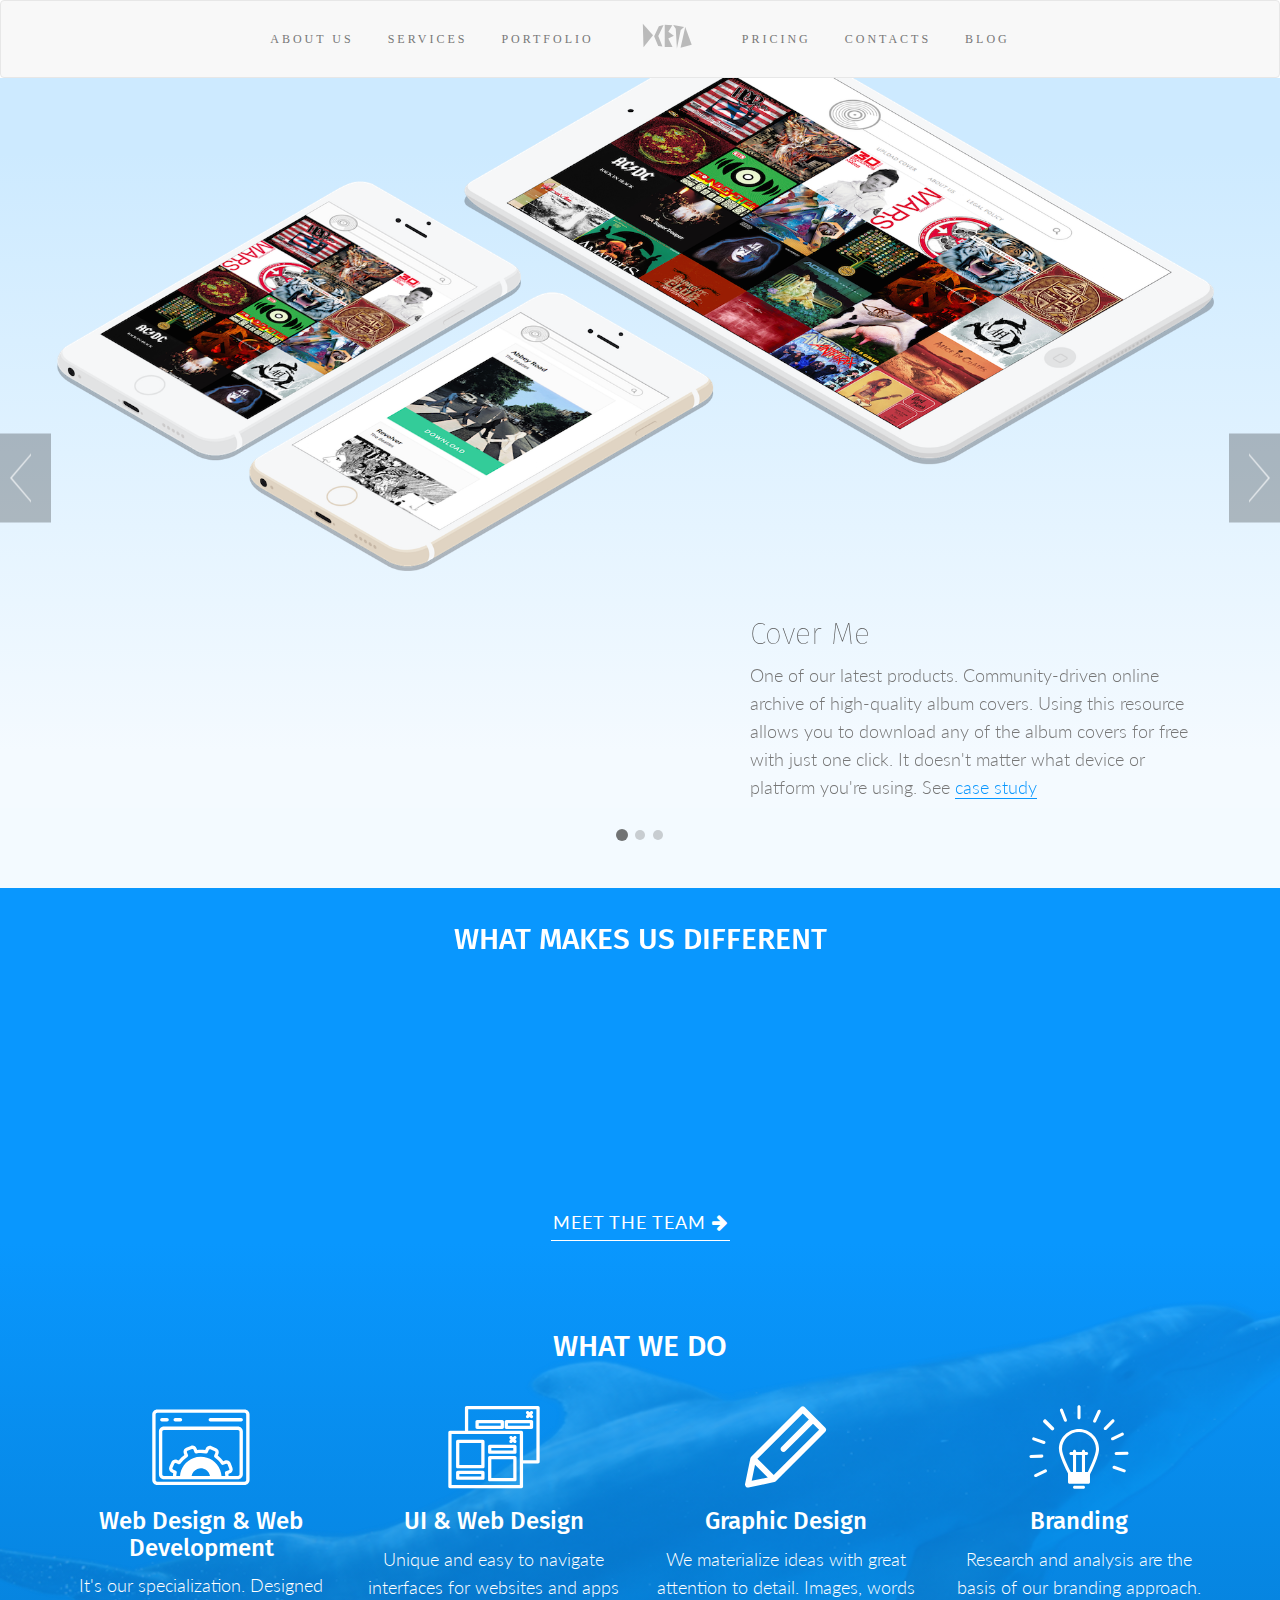
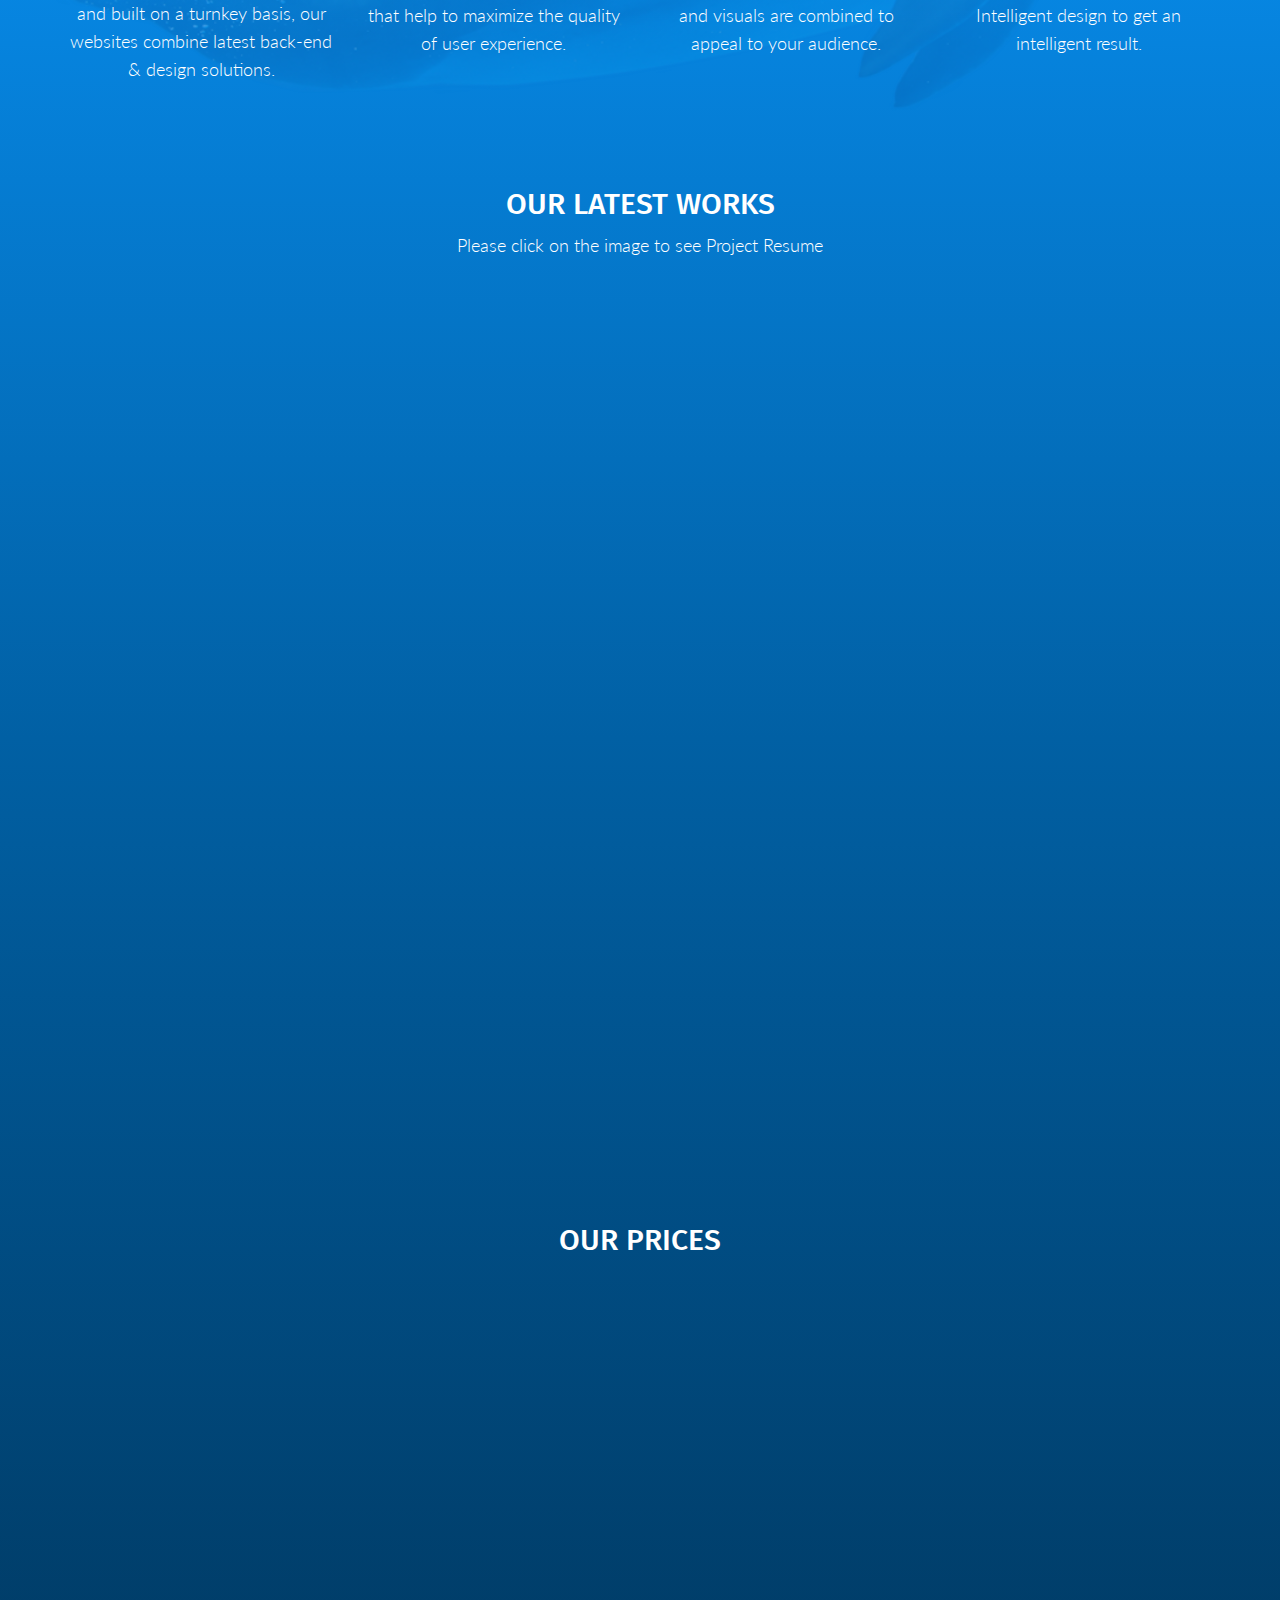
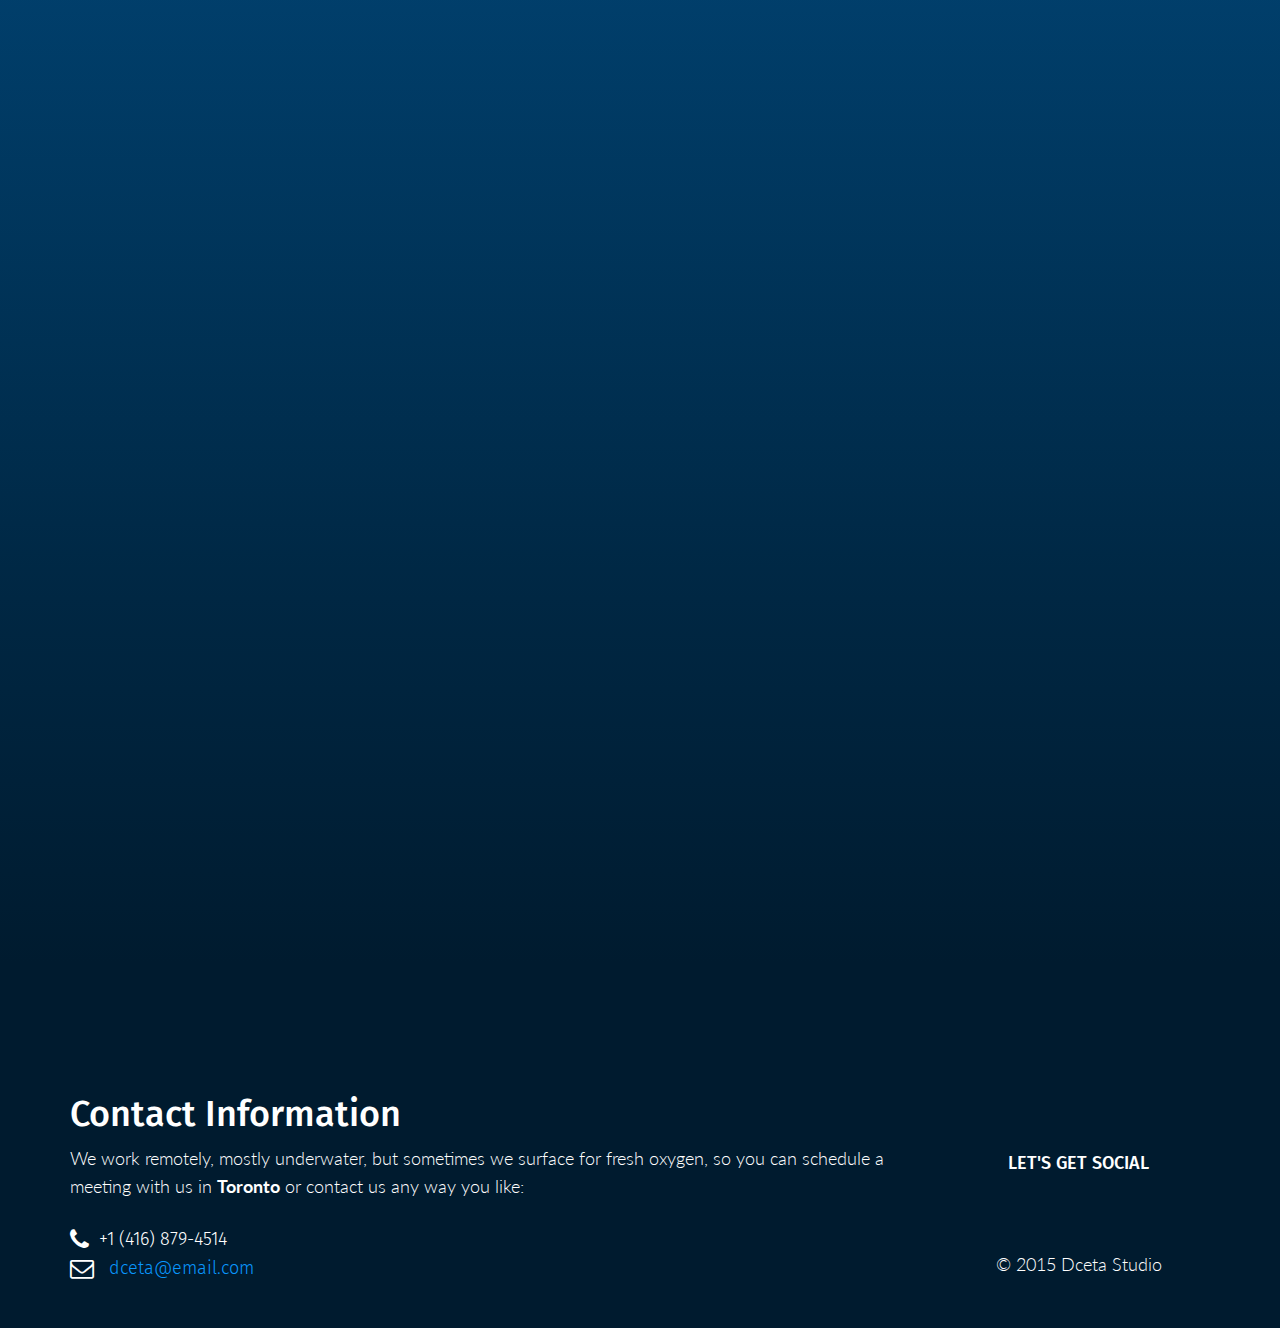
<file: index.html>
<!DOCTYPE html>
<html lang="en">
<head>
    <meta charset="utf-8">
    <meta http-equiv="X-UA-Compatible" content="IE=edge">
    <meta name="viewport" content="width=device-width, initial-scale=1.0">
    <link rel="canonical" href="http://dceta.com"/>

    <title>Dceta Studio - Web Design & Web Development in Toronto</title>

    <meta name="description" content="Affordable Web Design & Web Development in Toronto. We build modern and clean, responsive websites to help your business grow">

    <meta name="keywords" content="web design, web development, web design toronto, website design, responsive web design, graphic design toronto, ux design">
    <meta name="author" content="Dceta Studio">
    <meta name="robots" content="index, follow">

    <meta property="fb:page_id" content="758775934169580" />
    <meta name="google-site-verification" content="b0-At5UQ_JziMmPaipZA8V6sF4tu17b52ki5jiT5u8A" />

    <link rel="shortcut icon" href="assets/ico/favicon.png">

    <link href='http://fonts.googleapis.com/css?family=Fira+Sans:400,500,700' rel='stylesheet' type='text/css'>
    <link href='http://fonts.googleapis.com/css?family=Lato:300,400,700,300italic,400italic' rel='stylesheet' type='text/css'>
    <link href='http://fonts.googleapis.com/css?family=Raleway:400,300,700' rel='stylesheet' type='text/css'>

    <!-- HTML5 shim and Respond.js IE8 support of HTML5 elements and media queries -->
    <!--[if lt IE 9]>
    <script src="assets/js/html5shiv.js"></script>
    <script src="assets/js/respond.min.js"></script>
    <![endif]-->

    <!-- Bootstrap core CSS -->
    <link href="assets/css/bootstrap.css" rel="stylesheet">
    <link href="assets/css/animate.min.css" rel="stylesheet">
    <link href="assets/css/font-awesome.min.css" rel="stylesheet">

    <!-- Custom styles for this template -->
    <link type="text/css" rel="stylesheet" media="all" href="assets/css/uc.css" />
    <link href="assets/css/main.css" rel="stylesheet">
    <link href="assets/css/custom.css" rel="stylesheet">

    <script src="assets/js/jquery.min.js"></script>
    <script>
        (function(i,s,o,g,r,a,m){i['GoogleAnalyticsObject']=r;i[r]=i[r]||function(){
            (i[r].q=i[r].q||[]).push(arguments)},i[r].l=1*new Date();a=s.createElement(o),
                m=s.getElementsByTagName(o)[0];a.async=1;a.src=g;m.parentNode.insertBefore(a,m)
        })(window,document,'script','//www.google-analytics.com/analytics.js','ga');

        ga('create', 'UA-60676385-1', 'auto');
        ga('send', 'pageview');
    </script>
    <!-- Go to www.addthis.com/dashboard to customize your tools -->
    <script type="text/javascript" src="//s7.addthis.com/js/300/addthis_widget.js#pubid=ra-5501b2dc036a85bf" async="async"></script>

</head>

<body>
<nav class="dceta-navbar navbar navbar-default"><!--navbar-fixed-top-->
    <div class="container">
        <!-- Brand and toggle get grouped for better mobile display -->
        <div class="navbar-header">
            <button type="button" class="navbar-toggle collapsed" data-toggle="collapse" data-target="#bs-example-navbar-collapse-1" aria-expanded="false">
                <span class="sr-only">Toggle navigation</span>
                <span class="icon-bar"></span>
                <span class="icon-bar"></span>
                <span class="icon-bar"></span>
            </button>

        </div>

        <!-- Collect the nav links, forms, and other content for toggling -->
        <div class="collapse navbar-collapse" id="bs-example-navbar-collapse-1">
            <ul class="nav navbar-nav">
                <li> <a href="about" class="smoothScroll" title="About Us">About Us</a></li>
                <li><a href="#services" class="smoothScroll" title="Services">Services</a></li>
                <li><a href="#portfolio" class="smoothScroll" title="Portfolio">Portfolio</a></li>

                <li>
                    <a href="#">
                        <svg version="1.1" id="Layer_1" xmlns="http://www.w3.org/2000/svg" x="0px" y="0px" width="80px" height="40px" viewBox="0 0 80 40" enable-background="new 0 0 80 40" xml:space="preserve">
                            <polygon opacity="0.25" points="57.232,10.927 63.709,28.63 52.577,31.844 "/>
                            <polygon opacity="0.25" points="45.169,8.919 56.097,11.008 52.727,14.097 48.9,32.563 47.771,12.67 "/>
                            <polygon opacity="0.25" points="36.741,30.95 36.741,8.732 44.313,9.14 40.315,15.835 45.865,19.841 40.299,22.499 44.518,31.092 "/>
                            <polygon opacity="0.25" points="35.586,9.108 30.853,10.201 26.137,20.161 30.202,30.007 34.435,30.487 30.286,19.903 "/>
                            <polygon opacity="0.25" points="14.825,7.733 25.028,19.284 15.495,31.264 "/>
                        <!--<path opacity="0.25" d="M79.921,40H0V0h79.921V40z M2.819,37.181h74.282V2.819H2.819V37.181z"/>-->
                    </svg>
                    </a>
                </li>

                <li><a href="#pricing" class="smoothScroll" title="Pricing">Pricing</a></li>
                <li><a href="#footer" class="smoothScroll" title="Contacts">Contacts</a></li>
                <li><a href="http://blog.dceta.com/" class="smoothScroll" title="Dceta Studio Blog">Blog</a></li>


            </ul>


        </div><!-- /.navbar-collapse -->
    </div><!-- /.container-fluid -->
</nav>

<div id="tp"></div>
<!-- Menu -->
<!--
<nav class="menu" id="theMenu">
    <div class="menu-wrap">
        <h1 class="logo"><a href="http://dceta.com" class="smoothScroll" title="Dceta Studio">Dceta Studio</a></h1>
        <a href="about" class="smoothScroll" title="About Us">About Us</a>
        <a href="#services" class="smoothScroll" title="Services">Services</a>
        <a href="#portfolio" class="smoothScroll" title="Portfolio">Portfolio</a>
        <a href="#pricing" class="smoothScroll" title="Pricing">Pricing</a>
        <a href="#footer" class="smoothScroll" title="Contacts">Contacts</a>
        <a href="https://www.facebook.com/dcetas" title="Facebook"><span class="fa fa-facebook"></span></a>
        <a href="https://twitter.com/dcetas" title="Twitter"><span class="fa fa-twitter"></span></a>
        <a href="https://dribbble.com/dcetas" title="Dribbble"><span class="fa fa-dribbble"></span></a>
        <a href="https://plus.google.com/+dcetas/about" title="Google+"><span class="fa fa-google-plus"></span></a>
        <a href="mailto:dceta@email.com" title="Mail"><span class="fa fa-envelope"></span></a>
    </div>

    &lt;!&ndash; Menu button &ndash;&gt;
    <div id="menuToggle"><span class="fa fa-bars"></span></div>
</nav>
-->


<div class="svg-wrap">
    <svg width="64" height="64" viewBox="0 0 64 64">
        <path id="arrow-left-2" d="M26.667 10.667q1.104 0 1.885 0.781t0.781 1.885q0 1.125-0.792 1.896l-14.104 14.104h41.563q1.104 0 1.885 0.781t0.781 1.885-0.781 1.885-1.885 0.781h-41.563l14.104 14.104q0.792 0.771 0.792 1.896 0 1.104-0.781 1.885t-1.885 0.781q-1.125 0-1.896-0.771l-18.667-18.667q-0.771-0.813-0.771-1.896t0.771-1.896l18.667-18.667q0.792-0.771 1.896-0.771z" />
    </svg>
    <svg width="64" height="64" viewBox="0 0 64 64">
        <path id="arrow-right-2" d="M37.333 10.667q1.125 0 1.896 0.771l18.667 18.667q0.771 0.771 0.771 1.896t-0.771 1.896l-18.667 18.667q-0.771 0.771-1.896 0.771-1.146 0-1.906-0.76t-0.76-1.906q0-1.125 0.771-1.896l14.125-14.104h-41.563q-1.104 0-1.885-0.781t-0.781-1.885 0.781-1.885 1.885-0.781h41.563l-14.125-14.104q-0.771-0.771-0.771-1.896 0-1.146 0.76-1.906t1.906-0.76z" />
    </svg>
    <svg class="loader" version="1.1" id="Layer2" xmlns="http://www.w3.org/2000/svg" xmlns:xlink="http://www.w3.org/1999/xlink" x="0px" y="0px"
							     width="24px" height="30px" viewBox="0 0 24 30" style="display:none; enable-background:new 0 0 50 50;" xml:space="preserve">
							    <rect x="0" y="10" width="4" height="10" fill="#333" opacity="0.2">
							      <animate attributeName="opacity" attributeType="XML" values="0.2; 1; .2" begin="0s" dur="0.6s" repeatCount="indefinite" />
							      <animate attributeName="height" attributeType="XML" values="10; 20; 10" begin="0s" dur="0.6s" repeatCount="indefinite" />
							      <animate attributeName="y" attributeType="XML" values="10; 5; 10" begin="0s" dur="0.6s" repeatCount="indefinite" />
							    </rect>
							    <rect x="8" y="10" width="4" height="10" fill="#333"  opacity="0.2">
							      <animate attributeName="opacity" attributeType="XML" values="0.2; 1; .2" begin="0.15s" dur="0.6s" repeatCount="indefinite" />
							      <animate attributeName="height" attributeType="XML" values="10; 20; 10" begin="0.15s" dur="0.6s" repeatCount="indefinite" />
							      <animate attributeName="y" attributeType="XML" values="10; 5; 10" begin="0.15s" dur="0.6s" repeatCount="indefinite" />
							    </rect>
							    <rect x="16" y="10" width="4" height="10" fill="#333"  opacity="0.2">
							      <animate attributeName="opacity" attributeType="XML" values="0.2; 1; .2" begin="0.3s" dur="0.6s" repeatCount="indefinite" />
							      <animate attributeName="height" attributeType="XML" values="10; 20; 10" begin="0.3s" dur="0.6s" repeatCount="indefinite" />
							      <animate attributeName="y" attributeType="XML" values="10; 5; 10" begin="0.3s" dur="0.6s" repeatCount="indefinite" />
							    </rect>
							  </svg>

</div>

<!--<div class="logo-main wow fadeInLeft" data-wow-duration="3s"  data-wow-delay="1s">
    <a href="#tp" class="smoothScroll" title="Dceta Studio">
        <svg version="1.1" id="Layer_1" xmlns="http://www.w3.org/2000/svg" x="0px" y="0px" width="80px" height="40px" viewBox="0 0 80 40" enable-background="new 0 0 80 40" xml:space="preserve">
            <polygon opacity="0.25" points="57.232,10.927 63.709,28.63 52.577,31.844 "/>
            <polygon opacity="0.25" points="45.169,8.919 56.097,11.008 52.727,14.097 48.9,32.563 47.771,12.67 "/>
            <polygon opacity="0.25" points="36.741,30.95 36.741,8.732 44.313,9.14 40.315,15.835 45.865,19.841 40.299,22.499 44.518,31.092 "/>
            <polygon opacity="0.25" points="35.586,9.108 30.853,10.201 26.137,20.161 30.202,30.007 34.435,30.487 30.286,19.903 "/>
            <polygon opacity="0.25" points="14.825,7.733 25.028,19.284 15.495,31.264 "/>
            <path opacity="0.25" d="M79.921,40H0V0h79.921V40z M2.819,37.181h74.282V2.819H2.819V37.181z"/>
        </svg>
    </a>
</div>-->

<div id="dceta-slider" class="carousel slide carousel-fade" data-ride="carousel">
    <!-- Indicators -->
    <ol class="carousel-indicators">
        <li data-target="#dceta-slider" data-slide-to="0" class="active"></li>
        <li data-target="#dceta-slider" data-slide-to="1"></li>
        <li data-target="#dceta-slider" data-slide-to="2"></li>
    </ol>

    <!-- Wrapper for slides -->
    <div class="carousel-inner carousel-fade" role="listbox">
        <div id="cover-me" class="item active" style="background: url(slider/new/cover-me.png) left -280px no-repeat; background-size: cover;">
            <div class="container" style="height: inherit;">
               <!-- <div class="col-md-5 col-sm-8 col-xs-10 slider-info"></div>
                <div class="col-md-2 col-sm-8 col-xs-10 slider-info"></div>-->
                <div class="col-md-5 col-sm-8 col-xs-10 slider-info wow fadeIn pull-right pull-down" data-wow-duration="1s"  data-wow-delay="1s" style="margin-top:520px">
                    <h3 style="font-weight: 100">Cover Me</h3>
                    <p>
                        One of our latest products. Community-driven online archive of high-quality album covers. Using this resource allows you to download any of the album covers for free with just one click. It doesn't matter what device or platform you're using. See <a href="cover-me" title="Cover Me Project">case study</a>
                    </p>
                </div>
            </div>
        </div>

        <div class="item"><!--style="background: url(slider/coincosm-copy.png) right center no-repeat; background-size: 80%"-->

            <div class="container">
                <div id="coincosm-vignette" class="col-lg-5 col-md-5 slider-info wow fadeIn v-float" data-wow-duration="1s"  data-wow-delay="1s"><!--style="margin-top: 200px;"-->
                    <h3 style="font-weight: 100">Coincosm</h3>
                    <p>
                        A web-based wallet that makes Bitcoin simple to understand & use. Coincosm was specifically designed for new users who are about to make their first step into the world of financial management freedom. Dive into <a href="coincosm" title="Coincosm Project">details</a>
                    </p>
                </div>
            </div>
            <div class="col-lg-12 col-md-12">
                <img id="coincosm" class="img-responsive pull-right" src="slider/new/coincosm.png" style="margin-top: 0;" alt="Coincosm Website">
            </div>

        </div>

        <div class="item"><!--style="background-image: url(slider/woodluck.png); background-size: cover"-->
            <div class="container">
                <div class="col-lg-8 col-md-9 col-sm-12 wow fadeIn" data-wow-duration="1s"  data-wow-delay="0.5s"><!--style="background: url(slider/woodluck.png) center center no-repeat; background-size: 100%;" height: 800px; padding-top: 80px-->
                    <img id="woodluck" class="img-responsive" src="slider/new/woodluck.png" style="margin-top: 0" alt="Woodluck Website">
                </div>
                <div class="col-lg-4 col-md-3 col-sm-12 slider-info wow fadeIn v-float pull-right" data-wow-duration="1s"  data-wow-delay="1s">
                    <h3 style="font-weight: 100">Woodluck</h3>
                    <p>
                        A website to explore handmade furniture which is made by professionals from the Woodluck company. All of the solutions are exclusive and are developed according to the specific needs of the customer. Wood of only the highest quality is used. Explore the <a href="woodluck" title="Woodluck Project">project resume</a>
                    </p>
                </div>

            </div>
        </div>
    </div>

    <!-- Controls -->
    <a class="left carousel-control" href="#dceta-slider" role="button" data-slide="prev"  title="Previous Project">
        <span class="icon-wrap"><img class="icon" src="assets/img/controls/left.png" alt="Previous Project"/></span>
    </a>
    <a class="right carousel-control" href="#dceta-slider" role="button" data-slide="next"  title="Next Project">
        <span class="icon-wrap"><img class="icon" src="assets/img/controls/right.png" alt="Previous Project"/></span>
    </a>
</div>



<canvas id="ripple"></canvas>
<div id="ripple-control" style="height:300px"></div>


<div class="underwater">
<!-- WELCOME SECTION -->
<div class="container">
    <div class="row mt">
        <div class="col-lg-12">
            <h3 class="centered">WHAT MAKES US DIFFERENT</h3>

            <div class="col-lg-4 col-md-4 col-xs-12 wow fadeIn" data-wow-duration="1s"  data-wow-delay="0.3s">
                <div class="centered">
                    <h4>Approach</h4>
                    <p>We are a team. You won't find any separately specialized people here.
                        We deeply believe that only if you combine the coding and design skills together, you are capable of building a high-quality product.
                    </p>
                </div>
            </div>

            <div class="col-lg-4 col-md-4 col-xs-12 wow fadeIn" data-wow-duration="1s"  data-wow-delay="0.5s">
                <div class="centered">
                    <span style="font-size: 120pt; font-weight: 500; font-family: 'Fira Sans'">+</span>
                </div>
            </div>

            <div class="col-lg-4 col-md-4 col-xs-12 trigger wow fadeIn" data-wow-duration="1s"  data-wow-delay="0.7s">
                <div class="centered">
                    <h4>Flexibility</h4>
                    <p>The main principle of our work is to develop the solution that will completely satisfy your needs.
                        We are extremely flexible, no matter what your constraints are. All of the work parameters are customizable.</p>
                </div>
            </div>

        </div>
    </div><!-- /row -->
</div>

<div class="centered">
<a class="external" href="about" title="Dceta Studio Team">Meet the Team <span class="fa fa-arrow-right"></span>
    <!--<svg enable-background="new 0 0 96 96" height="20px" id="arrow_right" version="1.1" viewBox="0 0 96 96" width="20px" xml:space="preserve" xmlns="http://www.w3.org/2000/svg" xmlns:xlink="http://www.w3.org/1999/xlink"><path d="M12,52h62.344L52.888,73.456c-1.562,1.562-1.562,4.095-0.001,5.656c1.562,1.562,4.096,1.562,5.658,0l28.283-28.284l0,0  c0.186-0.186,0.352-0.391,0.498-0.609c0.067-0.101,0.114-0.21,0.172-0.315c0.066-0.124,0.142-0.242,0.195-0.373  c0.057-0.135,0.089-0.275,0.129-0.415c0.033-0.111,0.076-0.217,0.099-0.331C87.973,48.525,88,48.263,88,48l0,0  c0-0.003-0.001-0.006-0.001-0.009c-0.001-0.259-0.027-0.519-0.078-0.774c-0.024-0.12-0.069-0.231-0.104-0.349  c-0.039-0.133-0.069-0.268-0.123-0.397c-0.058-0.139-0.136-0.265-0.208-0.396c-0.054-0.098-0.097-0.198-0.159-0.292  c-0.146-0.221-0.314-0.427-0.501-0.614L58.544,16.888c-1.562-1.562-4.095-1.562-5.657-0.001c-1.562,1.562-1.562,4.095,0,5.658  L74.343,44L12,44c-2.209,0-4,1.791-4,4C8,50.209,9.791,52,12,52z"/></svg>-->
</a>
</div>

<!-- SERVICES SECTION -->
<div id="services">

    <div class="container">

        <h3 class="centered">WHAT WE DO</h3>

        <div class="row mt">

            <div class="col-lg-3 col-md-6 col-sm-6 col-xs-12 trigger">
                <div class="centered">
                    <img style="width: 100px; height: 100px;" src="assets/ico/webdev.svg" alt="Web Development">
                    <h4>Web Design & Web Development</h4>
                    <p>It's our specialization. Designed and built on a turnkey basis, our websites combine latest back-end & design solutions.</p>
                </div>
            </div>

            <div class="col-lg-3 col-md-6 col-sm-6 col-xs-12 trigger">
                <div class="centered">
                    <img style="width: 100px; height: 100px;" src="assets/ico/webdes.svg" alt="UI & Web Design">
                    <h4>UI & Web Design</h4>
                    <p>Unique and easy to navigate interfaces for websites and apps that help to maximize the quality of user experience.</p>
                </div>
            </div>

            <div class="col-lg-3 col-md-6 col-sm-6 col-xs-12 trigger">
                <div class="centered">
                    <img style="width: 100px; height: 100px;" src="assets/ico/visual.svg" alt="Visual Design">
                    <h4>Graphic Design</h4>
                    <p>We materialize ideas with great attention to detail. Images, words and visuals are combined to appeal to your audience.</p>
                </div>
            </div>

            <div class="col-lg-3 col-md-6 col-sm-6 col-xs-12 trigger">
                <div class="centered">
                    <img style="width: 100px; height: 100px;" src="assets/ico/brand.svg" alt="Branding Services">
                    <h4>Branding</h4>
                    <p>Research and analysis are the basis of our branding approach. Intelligent design to get an intelligent result.</p>
                </div>
            </div>

        </div><!-- row -->

    </div><!-- container -->

</div><!-- services section -->

<!-- PORTFOLIO SECTION -->
<section id="portfolio" class="section">
    <div class="container">
        <div class="row mt">
            <h3 class="centered">OUR LATEST WORKS</h3>
            <p style="text-align: center">Please click on the image to see Project Resume</p>
            <ul class="grid effect-2 caption-style-2" id="grid">
                <li><a href="cover-me" title="Cover Me Project"><img src="assets/img/portfolio/1.jpg" alt="Cover Me Web Design, Web Development, Branding"></a></li>
                <li><img src="assets/img/portfolio/3.jpg" alt="Knu Branding"></li>
                <li><a href="woodluck" title="Woodluck Project"><img src="assets/img/portfolio/4.jpg" alt="Woodluck Web Design, Web Development, Branding, SEO"></a></li>
                <li><img src="assets/img/portfolio/12.jpg" alt="Socktribe Illustration"></li>
                <li><a href="coincosm" title="Coincosm Project"><img src="assets/img/portfolio/13.jpg" alt="Coincosm Web Design, Web Development, Branding"></a></li>
                <li><img src="assets/img/portfolio/10.jpg" alt="Bungee Graphic Design"></li>
            </ul>
        </div><!-- row -->
    </div><!-- container -->
</section><!-- portfolio -->


<!-- Pricing -->

<div id="pricing" class="pricing">
    <div class="container">

        <h3 class="centered">OUR PRICES</h3>

        <div class="row content">
            <div class="col-lg-12 col-lg-offset-0">

                <div class="col-lg-3 col-md-6 col-sm-6 col-xs-12 text-center wow fadeIn" data-wow-delay="0.2s" data-wow-duration="1s">
                    <div class="plan">
                        <img style="width:250px" src="assets/img/prices/turtle.jpg" alt="Basic Website">
                        <h2 class="simple-text">Basic Website</h2>
                        <p class="simple-text price">$549</p>
                        <p>1 year FREE Hosting</p>
                        <p>FREE Domain name</p>
                        <p>Up to 3 unique pages</p>
                        <p>Responsive Design</p>
                        <p>Contact Form</p>
                        <p>3 Free hours of educational sessions</p>
                        <p>1 design revises</p>
                        <button id="order-basic" class="btn btn-grey btn-pricing" data-toggle="modal" data-target="#order_web">Order Now</button>
                    </div>
                </div>

                <div class="col-lg-3 col-md-6 col-sm-6 col-xs-12 text-center wow fadeIn" data-wow-delay="0.4s" data-wow-duration="1s">
                    <div class="plan"><!-- featured -->
                        <img style="width:250px" src="assets/img/prices/dolphin.jpg" alt="Advanced Website">
                        <h2 class="cms-text">Advanced Website</h2>
                        <p class="cms-text price">$729</p>
                        <p>1 year FREE Hosting</p>
                        <p>FREE Domain name</p>
                        <p>Up to 5 unique pages</p>
                        <p>Responsive Design</p>
                        <p>Contact Form</p>
                        <p>5 Free hours of educational sessions</p>
                        <p>2 design revises</p>
                        <p>Easy Content Management System</p>
                        <p>404 Page design</p>
                        <p>Site Statistics</p>
                        <button id="order-advanced" class="btn btn-grey btn-pricing order" data-toggle="modal" data-target="#order_web">Order Now</button>
                    </div>
                </div>

                <div class="col-lg-3 col-md-6 col-sm-6 col-xs-12 text-center wow fadeIn" data-wow-delay="0.6s" data-wow-duration="1s">
                    <div class="plan">
                        <img style="width:250px" src="assets/img/prices/shark.jpg" alt="Premium Website">
                        <h2 class="ecommerce-text">Premium Website</h2>
                        <p class="ecommerce-text price">$949</p>
                        <p>1 year FREE Hosting</p>
                        <p>FREE Domain name</p>
                        <p>Up to 7 unique pages</p>
                        <p>Responsive Design</p>
                        <p>Contact Form</p>
                        <p>8 Free hours of educational sessions</p>
                        <p>3 design revises</p>
                        <p>Custom Content Management System</p>
                        <p>404 Page design</p>
                        <p>Advanced Site Statistics</p>
                        <p>Company Blog</p>
                        <p>Basic SEO Consultation</p>
                        <p>Integration of Payment Solutions</p>
                        <p>FREE week of after-launch support</p>
                        <button id="order-premium" class="btn btn-grey btn-pricing order" data-toggle="modal" data-target="#order_web">Order Now</button>
                    </div>
                </div>

                <div class="col-lg-3 col-md-6 col-sm-6 col-xs-12 text-center wow fadeIn" data-wow-delay="0.8s" data-wow-duration="1s">
                    <div class="plan">
                        <img style="width:250px" src="assets/img/prices/whale.jpg" alt="Web Application">
                        <h2 class="app-text">Web Application</h2>
                        <p class="app-text price">$1999</p>
                        <p>Business Requirements Specification</p>
                        <p>UX/UI Design and Testing</p>
                        <p>BRS-based Back-End Technology</p>
                        <p>Node.js, Ruby, Python, Meteor</p>
                        <p>Data Management Software Implementation</p>
                        <p>Flexible Front-End Application</p>
                        <p>1 month of FREE tech support</p>
                        <button id="order-webapp" class="btn btn-grey btn-pricing order" data-toggle="modal" data-target="#order_web">Order Now</button>
                    </div>
                </div>

            </div>
        </div>
    </div><!-- container -->
</div><!-- pricing section -->

<!-- CALL TO ACTION -->
<div id="call" class="img-holder" data-image="assets/img/dividers/7.jpg">

    <div class="bg_call">
        <div class="container">
            <div class="row centered" style="-webkit-transform: translateZ(1px); -moz-transform: translateZ(1px); margin-top: 60px;">
               <!-- class="wow fadeIn" data-wow-duration="1s"  data-wow-delay="0.5s"-->
                <h4 class="centered">ALREADY GOT A PROJECT IN MIND?</h4>
                <div class="col-lg-8 col-lg-offset-2">
                    <p>Quote estimation with the speed of a black marlin.</p>
                    <p><button type="button" id="quote" class="btn btn-green btn-lg blue-btn" data-toggle="modal" data-target="#order">Get a Free Quote</button></p>
                </div>
            </div><!-- row -->
        </div><!-- container -->
    </div>

</div><!-- Call to action -->

<!-- Modal -->
<div class="modal fade" id="order_web" tabindex="-1" role="dialog" aria-labelledby="myModalLabel" aria-hidden="true">
    <div class="modal-dialog">
        <div class="modal-content">
            <div class="modal-header">
                <button type="button" class="close" data-dismiss="modal" aria-label="Close"><span aria-hidden="true">&times;</span></button>
                <h4 class="modal-title" id="myModalLabel">Nice choice!</h4>
            </div>
            <div class="modal-body">
                <div>
                    <form id="send-form" class="send-form">
                        <div class="row">
                            <div class="col-md-6">
                                <div class="form-group">
                                    <label for="name">
                                        Name</label>
                                    <input type="text" class="form-control" id="name" name="name" placeholder="Enter name" required="required" />
                                </div>
                                <div class="form-group">
                                    <label for="email">
                                        Email Address</label>
                                    <div class="input-group">
                                <span class="input-group-addon"><span class="glyphicon glyphicon-envelope"></span>
                                </span>
                                        <input type="email" class="form-control" id="email" name="email" placeholder="Enter email" required="required" /></div>
                                </div>
                                <div class="form-group">
                                    <label for="subject">
                                        Website Type</label>
                                    <select id="subject" name="subject" class="form-control" required="required">
                                        <option value="" selected="">Choose only one at a time, please!</option>
                                        <option value="Simple Responsive">Basic Responsive</option>
                                        <option value="Advanced Responsive">Advanced Responsive</option>
                                        <option value="Premium Responsive">Premium Responsive</option>
                                        <option value="Web Application">Web Application</option>
                                    </select>
                                </div>
                            </div>
                            <div class="col-md-6">
                                <div class="form-group">
                                    <label for="name">
                                        Message</label>
                                    <textarea name="message" id="message" class="form-control" rows="9" cols="25" required="required"
                                              placeholder="Message"></textarea>
                                </div>
                            </div>
                            <div class="col-md-12">
                                <button type="submit" class="btn btn-primary pull-right blue-btn send" id="btnContactUs">
                                    Send Message</button>
                            </div>
                        </div>
                    </form>
                </div>
            </div>
        </div>
    </div>
</div>

<!-- Modal -->
<div class="modal fade" id="order" tabindex="-1" role="dialog" aria-labelledby="myModalLabel1" aria-hidden="true">
    <div class="modal-dialog">
        <div class="modal-content">
            <div class="modal-header">
                <button type="button" class="close" data-dismiss="modal" aria-label="Close"><span aria-hidden="true">&times;</span></button>
                <h4 class="modal-title" id="myModalLabel1">Just send it, the response will be quick</h4>
            </div>
            <div class="modal-body">
                <form class="send-form">
                    <div class="row">
                        <div class="col-md-6">
                            <div class="form-group">
                                <label for="name1">Name</label>
                                <input id="name1" name="name" type="text" class="form-control" placeholder="Enter name" required="required" />
                            </div>
                            <div class="form-group">
                                <label for="email1">Email Address</label>
                                <div class="input-group">
                                    <span class="input-group-addon"><span class="glyphicon glyphicon-envelope"></span></span>
                                    <input id="email1" name="email" type="email" class="form-control" placeholder="Enter email" required="required" /></div>
                            </div>
                            <div class="form-group">
                                <label for="subject1">Service</label>
                                <select id="subject1" name="subject" class="form-control" required="required">
                                    <option value="" selected="">Choose only one at a time, please!</option>
                                    <option value="Web Development">Web Development</option>
                                    <option value="UI/UX">UI/UX</option>
                                    <option value="Graphic Design">Graphic Design</option>
                                    <option value="Branding">Branding</option>
                                </select>
                            </div>
                        </div>
                        <div class="col-md-6">
                            <div class="form-group">
                                <label for="message1">Message</label>
                                <textarea id="message1" name="message" class="form-control" rows="9" cols="25" required="required" placeholder="Message"></textarea>
                            </div>
                        </div>
                        <div class="col-md-12">
                            <button type="submit" class="btn btn-primary pull-right blue-btn send" id="btnContactUs1">Send Message</button>
                        </div>
                    </div>
                </form>
            </div>
        </div>
    </div>
</div>


<footer id="footer" class="footer">
    <div class="container">
        <div class="row mt">
            <div class="col-lg-6">
                <h4>Contact Information</h4>
            </div>
        </div><!-- row -->
        <div class="row">
            <div class="col-lg-9 col-md-9 col-xs-12">
                <p>We work remotely, mostly underwater, but sometimes we surface for fresh oxygen, so you can schedule a meeting with us in <strong>Toronto</strong> or contact us any way you like:</p>
                <div class="contact">
                    <span class="fa fa-phone fa-lg"></span><span>+1 (416) 879-4514</span><br>
                    <span class="fa fa-envelope-o fa-lg"></span> <a href="mailto:dceta@email.com" title="Email">dceta@email.com</a>
                </div><!--contact-->
            </div><!--col-lg-6-->
            <div class="social-block col-lg-3 col-md-3 col-xs-12">
                <h5>Let's Get Social</h5>
                <div class="social wow pulse" data-wow-duration="1s"  data-wow-delay="0.5s">
                    <a href="https://www.facebook.com/dcetas" title="Facebook Page"><img src="assets/img/social/fb.png" alt="Dceta Studio Facebook Page"></a>
                    <a href="https://twitter.com/dcetas" title="Twitter Profile"><img src="assets/img/social/twt.png" alt="Dceta Studio Twitter"></a>
                    <a href="https://plus.google.com/+dcetas/about" title="Google Plus"><img src="assets/img/social/ggl.png" alt="Dceta Studio Google Plus"></a>
                    <a href="https://www.behance.net/dcetas" title="Works on Behance"><img src="assets/img/social/bhnc.png" alt="Dceta Studio Behance Portfolio"></a>
                    <a href="https://dribbble.com/dcetas" title="Works on Dribble"><img src="assets/img/social/drbbl.png" alt="Dceta Studio Dribbble"></a>
                </div>
                <p style="text-align: center"> © 2015 Dceta Studio</p>
            </div>
        </div><!-- row -->

        <!--<div id="fb-root"></div>
        <script>(function(d, s, id) {
            var js, fjs = d.getElementsByTagName(s)[0];
            if (d.getElementById(id)) return;
            js = d.createElement(s); js.id = id;
            js.src = "http://connect.facebook.net/en_EN/sdk.js#xfbml=1&appId=1439655729608526&version=v2.3";
            fjs.parentNode.insertBefore(js, fjs);
        }(document, 'script', 'facebook-jssdk'));</script>
        <div class="fb-share-button" data-href="https://developers.facebook.com/docs/plugins/" data-layout="button_count"></div>-->
        <!-- Go to www.addthis.com/dashboard to customize your tools -->
        <div class="addthis_native_toolbox" style="margin-bottom: 25px;"></div>
    </div><!-- container -->
</footer>
</div><!-- Underwater -->

<!-- Bootstrap core JavaScript
================================================== -->
<!-- Placed at the end of the document so the pages load faster -->
<script src="assets/js/wow.min.js"></script>
<script>
    new WOW().init();
</script>
<script src="assets/js/modernizr.custom.js"></script>
<script src="assets/js/ripple.js"></script>
<script src="assets/js/bootstrap.min.js"></script>
<script src="assets/js/smoothscroll.js"></script>
<script src="assets/js/main.js"></script>
<script src="assets/js/masonry.pkgd.min.js"></script>
<script src="assets/js/imagesloaded.js"></script>
<script src="assets/js/classie.js"></script>
<script src="assets/js/AnimOnScroll.js"></script>
<script>
    new AnimOnScroll( document.getElementById( 'grid' ), {
        minDuration : 0.4,
        maxDuration : 0.7,
        viewportFactor : 0.2
    });
</script>
<script src="assets/js/jquery.imageScroll.min.js"></script>
<script>
    var touch = Modernizr.touch;
    $('.img-holder').imageScroll({
        imageAttribute: (touch === true) ? 'image-mobile' : 'image',
        touch: touch,
        holderMaxHeight:350,
        speed: 0.6,
        parallax: true
    });
</script>

<script>

    var downloadLink = document.getElementById('quote');
    addListener(downloadLink, 'click', function() {
        ga('send', 'event', 'button', 'click', 'quote');
    });


    function addListener(element, type, callback) {
        if (element.addEventListener) element.addEventListener(type, callback);
        else if (element.attachEvent) element.attachEvent('on' + type, callback);
    }

</script>

<script>
    var downloadLink = document.getElementById('order-basic');
    addListener(downloadLink, 'click', function() {
        ga('send', 'event', 'button', 'click', 'order');
    });


    function addListener(element, type, callback) {
        if (element.addEventListener) element.addEventListener(type, callback);
        else if (element.attachEvent) element.attachEvent('on' + type, callback);
    }
</script>

<script>
    var downloadLink = document.getElementById('order-advanced');
    addListener(downloadLink, 'click', function() {
        ga('send', 'event', 'button', 'click', 'order');
    });


    function addListener(element, type, callback) {
        if (element.addEventListener) element.addEventListener(type, callback);
        else if (element.attachEvent) element.attachEvent('on' + type, callback);
    }
</script>

<script>
    var downloadLink = document.getElementById('order-premium');
    addListener(downloadLink, 'click', function() {
        ga('send', 'event', 'button', 'click', 'order');
    });


    function addListener(element, type, callback) {
        if (element.addEventListener) element.addEventListener(type, callback);
        else if (element.attachEvent) element.attachEvent('on' + type, callback);
    }
</script>

<script>
    var downloadLink = document.getElementById('order-webapp');
    addListener(downloadLink, 'click', function() {
        ga('send', 'event', 'button', 'click', 'order');
    });


    function addListener(element, type, callback) {
        if (element.addEventListener) element.addEventListener(type, callback);
        else if (element.attachEvent) element.attachEvent('on' + type, callback);
    }
</script>


</body>
</html>
</file>
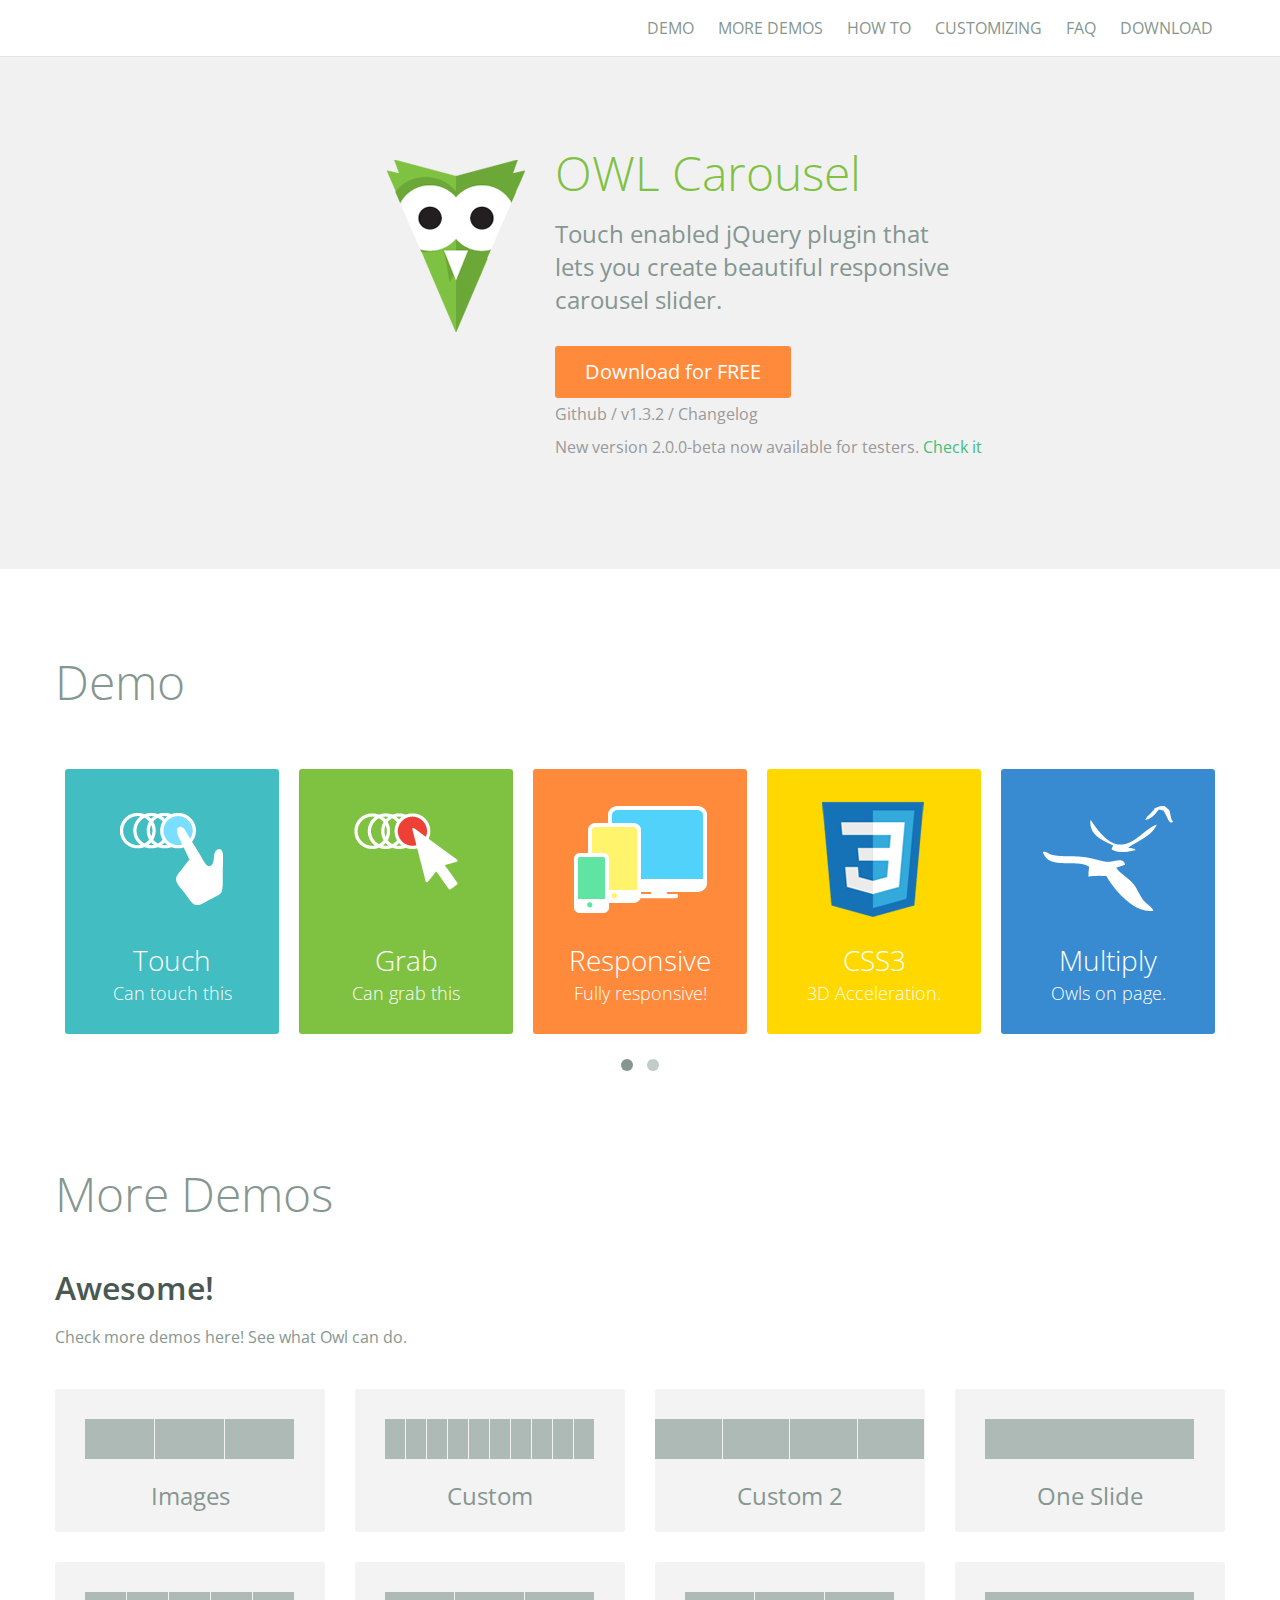
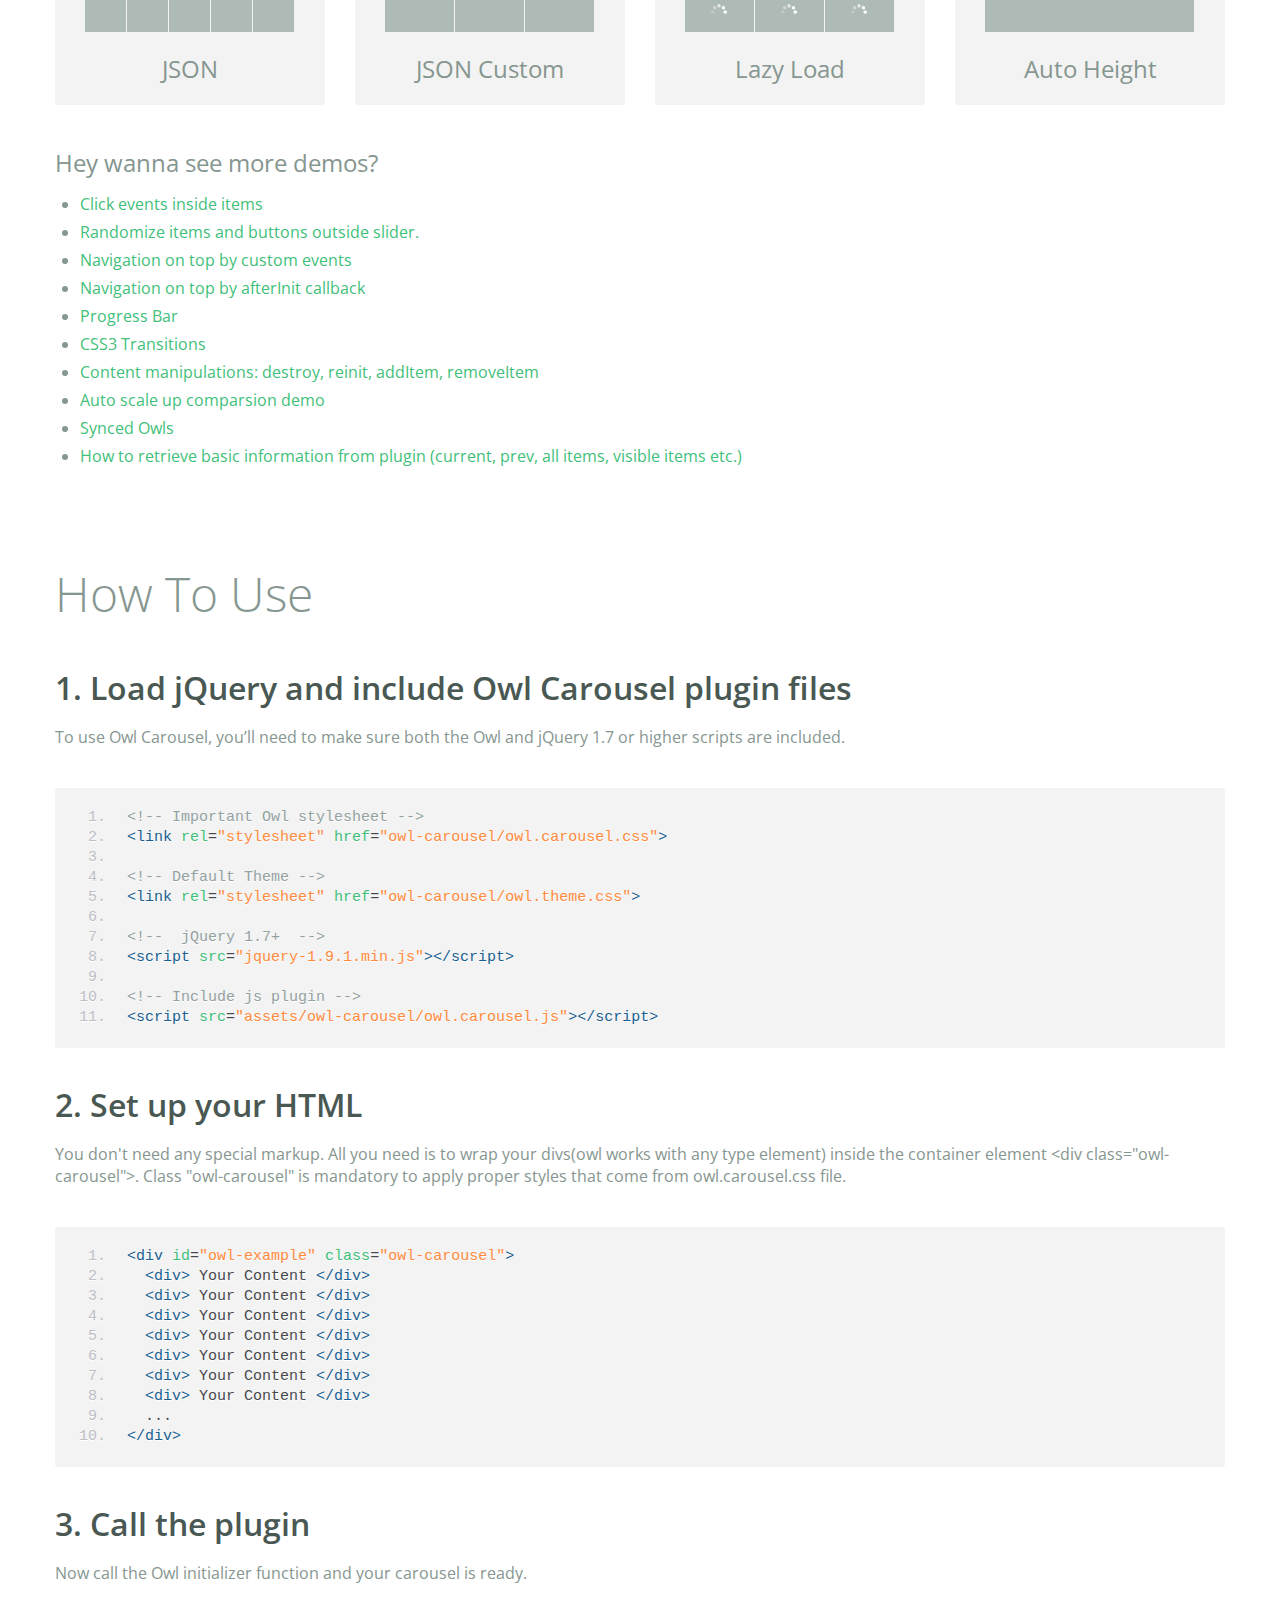
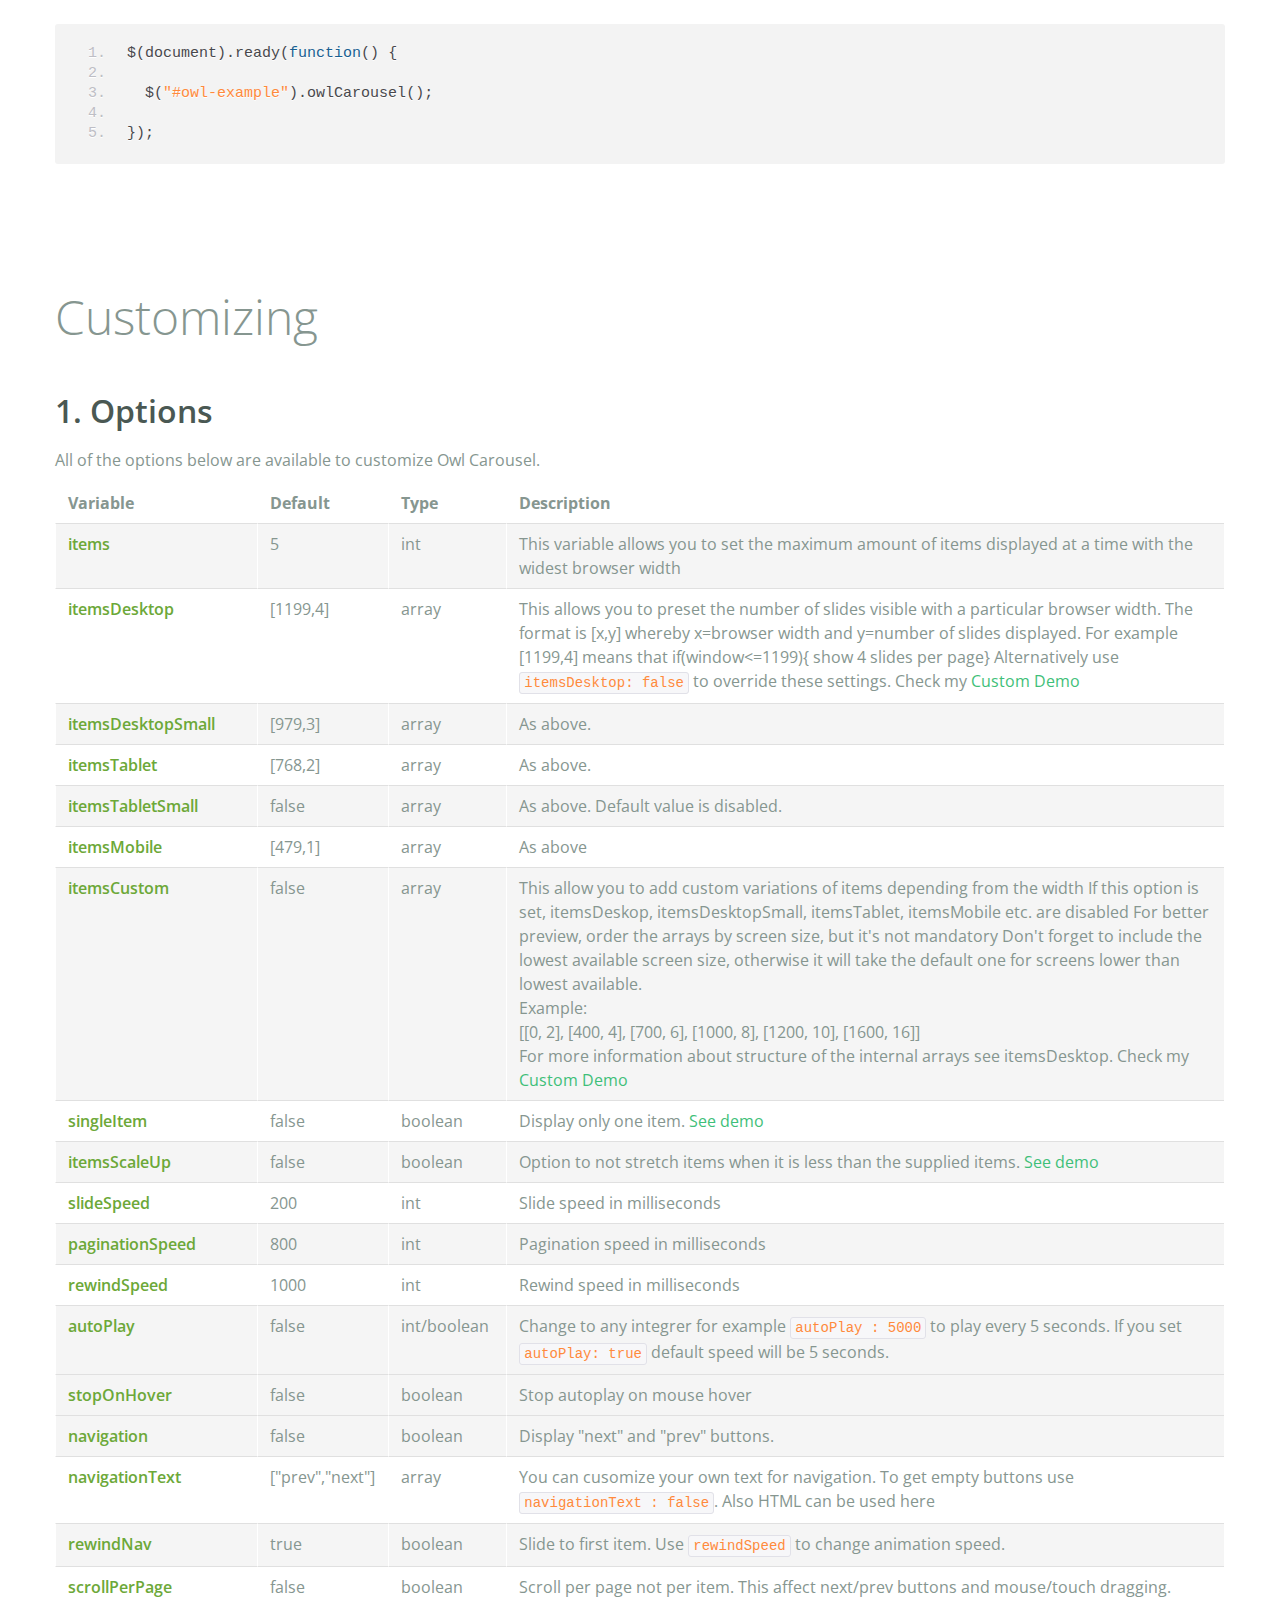
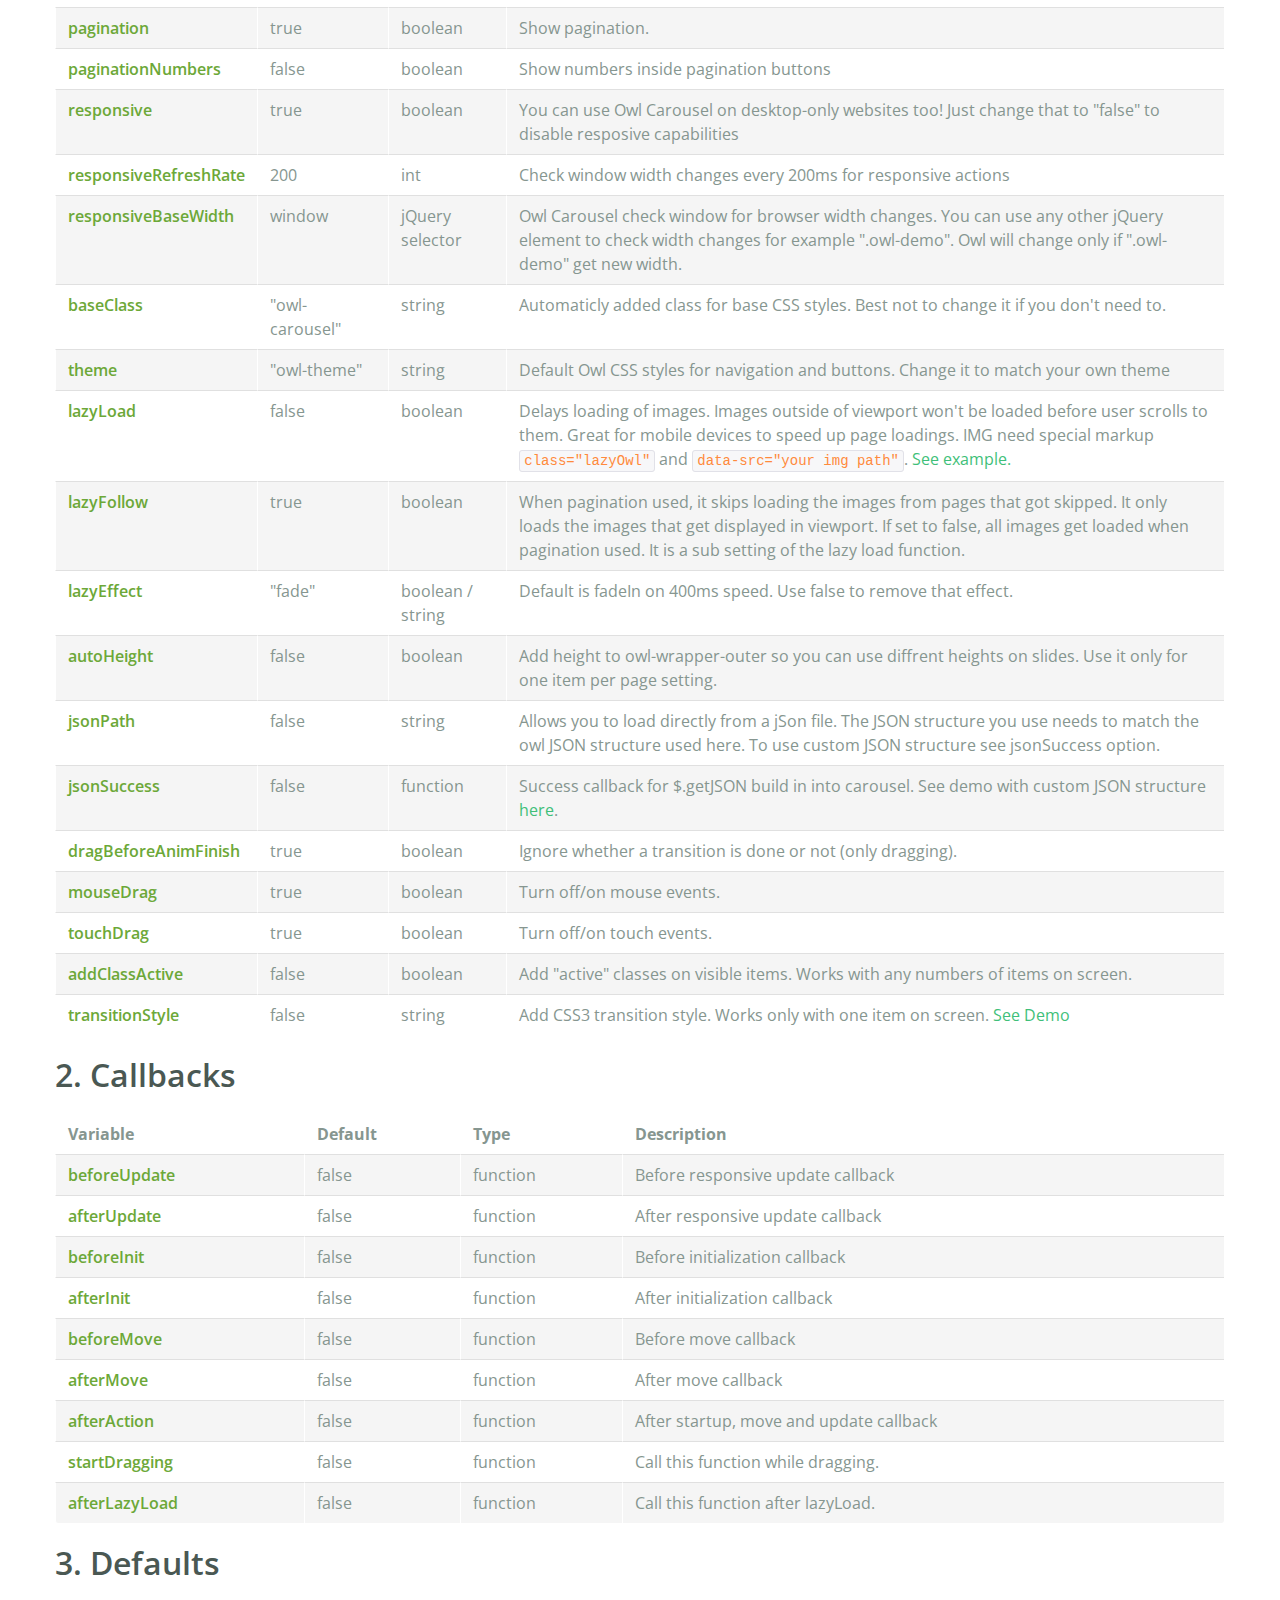
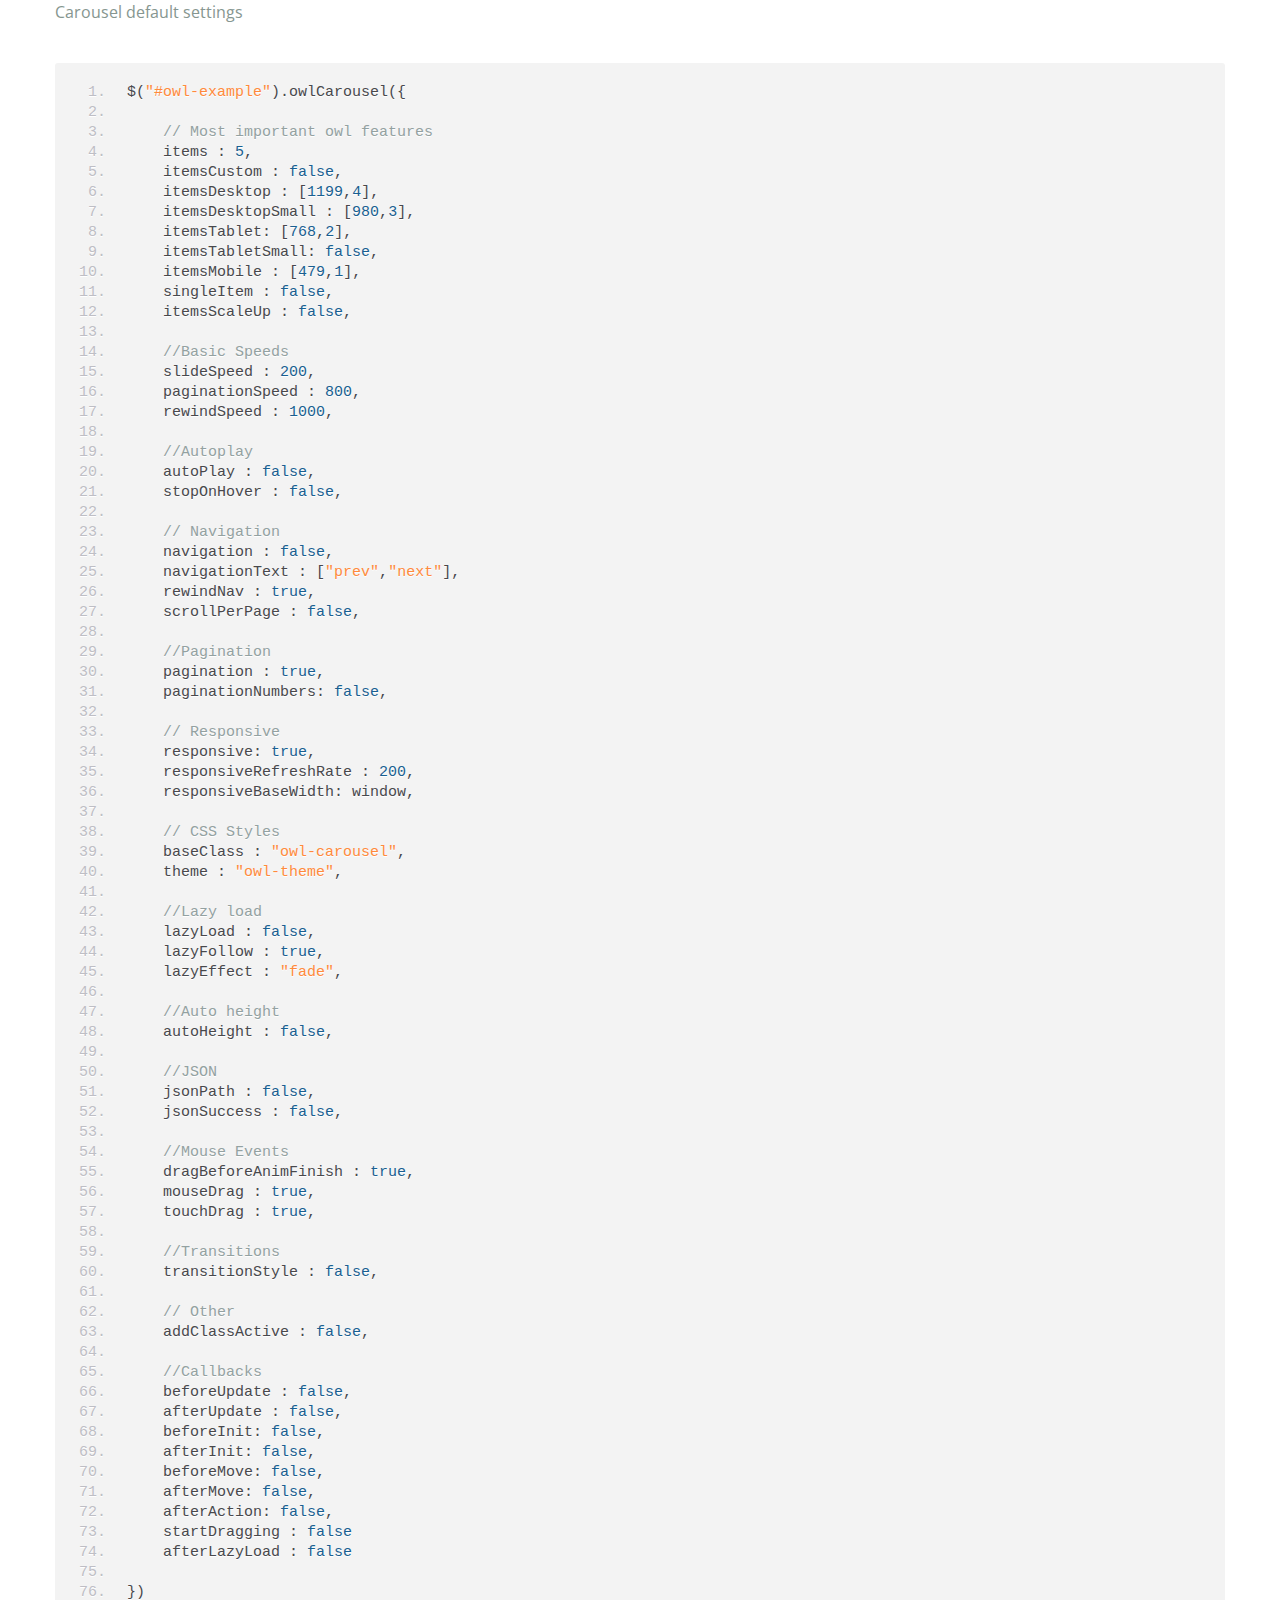
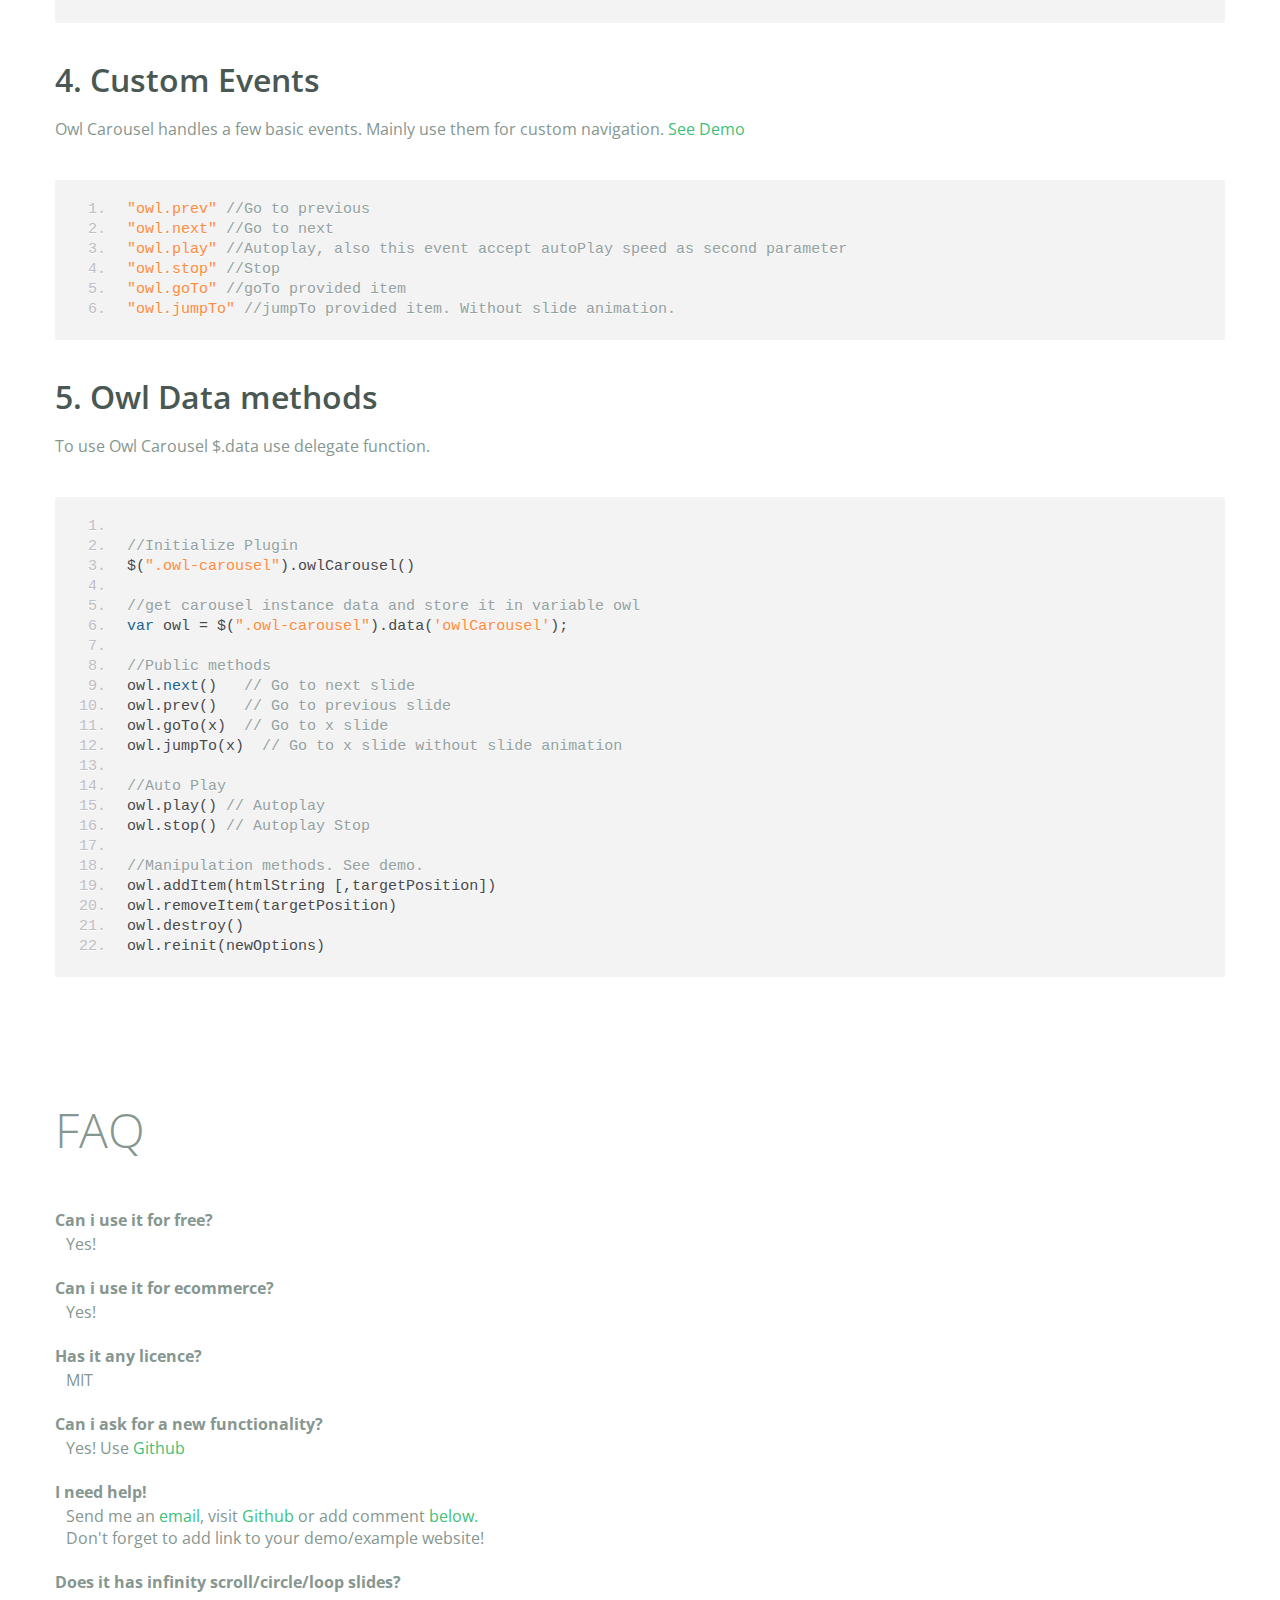
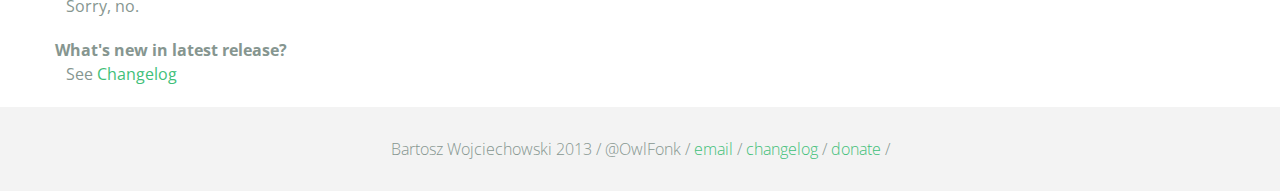
<file: theme-assets/theme-assets/owl.carousel/index.html>
<!DOCTYPE html>
<html lang="en">
  <head>
    <meta charset="utf-8">
    <title>Owl Carousel</title>
    <meta name="viewport" content="width=device-width, initial-scale=1.0">
    <meta name="description" content="jQuery Responsive Carousel - Owl Carusel">
    <meta name="author" content="Bartosz Wojciechowski">
    <meta name="keywords" content="HTML,CSS,JSON,JavaScript, jQuery, Responsive, Design, Owl, Carousel, Free">

    <link href='http://fonts.googleapis.com/css?family=Open+Sans:400italic,400,300,600,700' rel='stylesheet' type='text/css'>
    <link href="assets/css/bootstrapTheme.css" rel="stylesheet">
    <link href="assets/css/custom.css" rel="stylesheet">

    <!-- Owl Carousel Assets -->
    <link href="owl-carousel/owl.carousel.css" rel="stylesheet">
    <link href="owl-carousel/owl.theme.css" rel="stylesheet">

    <!-- Prettify -->
    <link href="assets/js/google-code-prettify/prettify.css" rel="stylesheet">

    <!-- Le fav and touch icons -->
    <link rel="apple-touch-icon-precomposed" sizes="144x144" href="assets/ico/apple-touch-icon-144-precomposed.png">
    <link rel="apple-touch-icon-precomposed" sizes="114x114" href="assets/ico/apple-touch-icon-114-precomposed.png">
      <link rel="apple-touch-icon-precomposed" sizes="72x72" href="assets/ico/apple-touch-icon-72-precomposed.png">
                    <link rel="apple-touch-icon-precomposed" href="assets/ico/apple-touch-icon-57-precomposed.png">
                                   <link rel="shortcut icon" href="assets/ico/favicon.png">
  </head>
  <body>
      <div id="top-nav" class="navbar navbar-fixed-top">
        <div class="navbar-inner">
          <div class="container">
            <button type="button" class="btn btn-navbar" data-toggle="collapse" data-target=".nav-collapse">
            <span class="icon-bar"></span>
            <span class="icon-bar"></span>
            <span class="icon-bar"></span>
          </button>
            <div class="nav-collapse collapse">
            <ul class="nav pull-right">
              <li><a href="#demo">Demo</a></li>
              <li><a href="#more-demos">More Demos</a></li>
              <li><a href="#how-to">How To</a></li>
              <li><a href="#customizing">Customizing</a></li>
              <li><a href="#faq">FAQ</a></li>
              <li><a href="owl.carousel.zip" class="download" data-spy="affix" data-offset-top="450">Download</a></li>
            </ul>
            </div>
          </div>
        </div>
      </div>

      <div id="header">
        <div class="container">
          <div class="row">
            <div class="span5">
                <img class="logo" src="assets/img/owl-logo.png" alt="Owl Logo">
              </div>
            <div class="span7">
              <h1>OWL Carousel </h1>
              <h3>Touch enabled jQuery plugin that lets you create beautiful responsive carousel slider.</h3>
              <a class="btn btn-success btn-large" href="owl.carousel.zip">Download for FREE</a>
              <p class="muted"><a class="muted" href="https://github.com/OwlFonk/OwlCarousel">Github</a> / v1.3.2 / <a class="muted" href="changelog.html">Changelog</a></p> 
              <p class="muted">New version 2.0.0-beta now available for testers. <a href="http://www.owlgraphic.com/owlcarousel2/">Check it</a></p>
            </div>
          </div>
        </div>
      </div>

      <div id="demo">
        <div class="container">
          <div class="row">
            <div class="span12">
              <h1>Demo</h1>
            </div>
          </div>

          <div class="row">
            <div class="span12">

              <div id="owl-example" class="owl-carousel">

                <div class="item darkCyan">
                  <img src="assets/img/demo-slides/touch.png" alt="Touch">
                    <h3>Touch</h3>
                    <h4>Can touch this</h4>
                </div>
                <div class="item forestGreen">
                  <img src="assets/img/demo-slides/grab.png" alt="Grab">
                    <h3>Grab</h3>
                    <h4>Can grab this</h4>
                </div>
                <div class="item orange">
                  <img src="assets/img/demo-slides/responsive.png" alt="Responsive">
                    <h3>Responsive</h3>
                    <h4>Fully responsive!</h4>
                </div>

                <div class="item yellow">
                  <img src="assets/img/demo-slides/css3.png" alt="CSS3">
                    <h3>CSS3</h3>
                    <h4>3D Acceleration.</h4>
                </div>

                <div class="item dodgerBlue">
                  <img src="assets/img/demo-slides/multi.png" alt="Multi">
                    <h3>Multiply</h3>
                    <h4>Owls on page.</h4>
                </div>

                <div class="item skyBlue">
                  <img src="assets/img/demo-slides/modern.png" alt="Modern Browsers">
                    <h3>Modern</h3>
                    <h4>Browsers Compatibility</h4>
                </div>

                <div class="item zombieGreen">
                  <img src="assets/img/demo-slides/zombie.png" alt="Zombie Browsers - old ones">
                    <h3>Zombie</h3>
                    <h4>Browsers Compatibility</h4>
                </div>

                <div class="item violet">
                  <img src="assets/img/demo-slides/controls.png" alt="Take Control">
                    <h3>Take Control</h3>
                    <h4>The way you like</h4>
                </div>

                <div class="item yellowLight">
                  <img src="assets/img/demo-slides/feather.png" alt="Light">
                    <h3>Light</h3>
                    <h4>As a feather</h4>
                </div>

                <div class="item steelGray">
                  <img src="assets/img/demo-slides/tons.png" alt="Tons of Opotions">
                    <h3>Tons</h3>
                    <h4>of options</h4>
                </div>

              </div>


            </div>
          </div>

        </div>
      </div>

    <div id="more-demos">
      <div class="container">

        <div class="row">
          <div class="span12">
            <h1>More Demos</h1>
            <h2>Awesome!</h2>
            <p>Check more demos here! See what Owl can do.</p>
          </div>
        </div>

        <div class="row demos-row">
          <div class="span3">
            <a href="demos/images.html" class="demo-box">
              <div class="demo-wrapper demo-images clearfix">
                <div class="demo-slide"><div class="bg"></div></div>
                <div class="demo-slide"><div class="bg"></div></div>
                <div class="demo-slide"><div class="bg"></div></div>
              </div>
              <h3>Images</h3>
            </a>
          </div>

          <div class="span3">
            <a href="demos/custom.html" class="demo-box">
              <div class="demo-wrapper demo-custom clearfix">
                <div class="demo-slide"><div class="bg"></div></div>
                <div class="demo-slide"><div class="bg"></div></div>
                <div class="demo-slide"><div class="bg"></div></div>
                <div class="demo-slide"><div class="bg"></div></div>
                <div class="demo-slide"><div class="bg"></div></div>
                <div class="demo-slide"><div class="bg"></div></div>
                <div class="demo-slide"><div class="bg"></div></div>
                <div class="demo-slide"><div class="bg"></div></div>
                <div class="demo-slide"><div class="bg"></div></div>
                <div class="demo-slide"><div class="bg"></div></div>
              </div>
              <h3>Custom</h3>
            </a>
          </div>

          <div class="span3">
            <a href="demos/itemsCustom.html" class="demo-box">
              <div class="demo-wrapper demo-full clearfix">
                <div class="demo-slide"><div class="bg"></div></div>
                <div class="demo-slide"><div class="bg"></div></div>
                <div class="demo-slide"><div class="bg"></div></div>
                <div class="demo-slide"><div class="bg"></div></div>
              </div>
              <h3>Custom 2</h3>
            </a>
          </div>

          <div class="span3">
            <a href="demos/one.html" class="demo-box">
              <div class="demo-wrapper demo-one clearfix">
                <div class="demo-slide"><div class="bg"></div></div>
              </div>
              <h3>One Slide</h3>
            </a>
          </div>

        </div>
        <div class="row demos-row">
          <div class="span3">
            <a href="demos/json.html" class="demo-box">
              <div class="demo-wrapper demo-Json clearfix">
                <div class="demo-slide"><div class="bg"></div></div>
                <div class="demo-slide"><div class="bg"></div></div>
                <div class="demo-slide"><div class="bg"></div></div>
                <div class="demo-slide"><div class="bg"></div></div>
                <div class="demo-slide"><div class="bg"></div></div>
              </div>
              <h3>JSON</h3>
            </a>
          </div>

          <div class="span3">
            <a href="demos/customJson.html" class="demo-box">
              <div class="demo-wrapper demo-Json-custom clearfix">
                <div class="demo-slide"><div class="bg"></div></div>
                <div class="demo-slide"><div class="bg"></div></div>
                <div class="demo-slide"><div class="bg"></div></div>
              </div>
              <h3>JSON Custom</h3>
            </a>
          </div>

          <div class="span3">
            <a href="demos/lazyLoad.html" class="demo-box">
              <div class="demo-wrapper demo-lazy clearfix">
                <div class="demo-slide"><div class="bg"></div></div>
                <div class="demo-slide"><div class="bg"></div></div>
                <div class="demo-slide"><div class="bg"></div></div>
              </div>
              <h3>Lazy Load</h3>
            </a>
          </div>

          <div class="span3">
            <a href="demos/autoHeight.html" class="demo-box">
              <div class="demo-wrapper demo-height clearfix">
                <div class="demo-slide"><div class="bg"></div></div>
              </div>
              <h3>Auto Height</h3>
            </a>
          </div>

          
        </div>

        <div class="row">
          <div class="span12">
            <h3>Hey wanna see more demos?</h3>
            <ul>
              <li>
                <a href="demos/click.html">Click events inside items</a>
              </li>
              <li>
                <a href="demos/randomOrder.html">Randomize items and buttons outside slider.</a>
              </li>
              <li>
                <a href="demos/navOnTop.html">Navigation on top by custom events</a>
              </li>
              <li>
                <a href="demos/navOnTop2.html">Navigation on top by afterInit callback</a>
              </li>
              <li>
                <a href="demos/progressBar.html">Progress Bar</a>
              </li>
              <li>
                <a href="demos/transitions.html">CSS3 Transitions</a>
              </li>
              <li>
                <a href="demos/manipulations.html">Content manipulations: destroy, reinit, addItem, removeItem</a>
              </li>
              <li>
                <a href="demos/scaleup.html">Auto scale up comparsion demo</a>
              </li>
              <li>
                <a href="demos/sync.html">Synced Owls</a>
              </li>
              <li>
                <a href="demos/owlStatus.html">How to retrieve basic information from plugin (current, prev, all items, visible items etc.)</a>
              </li>
            </ul>
            
          </div>
        </div>


      </div>
    </div>

    <div id="how-to">
      <div class="container">
        <div class="row">
          <div class="span12">
            <h1>How To Use</h1>
            <h2>1. Load jQuery and include Owl Carousel plugin files</h2>
            <p>To use Owl Carousel, you’ll need to make sure both the Owl and jQuery 1.7 or higher scripts are included.</p>
<pre class="pre-show prettyprint linenums">
&lt;!-- Important Owl stylesheet --&gt;
&lt;link rel="stylesheet" href="owl-carousel/owl.carousel.css"&gt;

&lt;!-- Default Theme --&gt;
&lt;link rel="stylesheet" href="owl-carousel/owl.theme.css"&gt;

&lt;!--  jQuery 1.7+  --&gt;
&lt;script src="jquery-1.9.1.min.js"&gt;&lt;/script&gt;

&lt;!-- Include js plugin --&gt;
&lt;script src="assets/owl-carousel/owl.carousel.js"&gt;&lt;/script&gt;
</pre>
          <h2>2. Set up your HTML</h2>
          <p>You don't need any special markup. All you need is to wrap your divs(owl works with any type element) inside the container element &lt;div class="owl-carousel"&gt;. Class "owl-carousel" is mandatory to apply proper styles that come from owl.carousel.css file.</p>
<pre class="pre-show prettyprint linenums">
&lt;div id="owl-example" class="owl-carousel"&gt;
  &lt;div&gt; Your Content &lt;/div&gt;
  &lt;div&gt; Your Content &lt;/div&gt;
  &lt;div&gt; Your Content &lt;/div&gt;
  &lt;div&gt; Your Content &lt;/div&gt;
  &lt;div&gt; Your Content &lt;/div&gt;
  &lt;div&gt; Your Content &lt;/div&gt;
  &lt;div&gt; Your Content &lt;/div&gt;
  ...
&lt;/div>
</pre>    
          <h2>3. Call the plugin</h2>
          <p>Now call the Owl initializer function and your carousel is ready.</p>
<pre class="pre-show prettyprint linenums">
$(document).ready(function() {

  $("#owl-example").owlCarousel();

});
</pre>  
          </div>
        </div>
      </div>
    </div>


    <div id="customizing">
      <div class="container">
        <div class="row">
          <div class="span12">
            <h1>Customizing</h1>
            <h2>1. Options</h2>
            <p>All of the options below are available to customize Owl Carousel.</p> 
            <table class="table hp-table table-bordered table-striped">
              <thead>
                <tr>
                  <th>Variable</th>
                  <th>Default</th>
                  <th>Type</th>
                  <th>Description</th>
                </tr>
              </thead>
              <tbody>
                <tr>
                  <td><span class="text-emp">items</span></td>
                  <td>5</td>
                  <td>int</td>
                  <td>This variable allows you to set the maximum amount of items displayed at a time with the widest browser width</td>
                </tr>
                 <tr>
                  <td><span class="text-emp">itemsDesktop</span></td>
                  <td>[1199,4]</td>
                  <td>array</td>
                  <td>This allows you to preset the number of slides visible with a particular browser width. The format is [x,y] whereby x=browser width and y=number of slides displayed. For example [1199,4] means that if(window&lt;=1199){ show 4 slides per page}
                    Alternatively use <code>itemsDesktop: false</code> to override these settings. Check my <a href="demos/custom.html">Custom Demo</a></td>
                </tr>
                <tr>
                  <td><span class="text-emp">itemsDesktopSmall</span></td>
                  <td>[979,3]</td>
                  <td>array</td>
                  <td>As above.</td>
                </tr>
                <tr>
                  <td><span class="text-emp">itemsTablet</span></td>
                  <td>[768,2]</td>
                  <td>array</td>
                  <td>As above.</td>
                </tr>
                <tr>
                  <td><span class="text-emp">itemsTabletSmall</span></td>
                  <td>false</td>
                  <td>array</td>
                  <td>As above. Default value is disabled.</td>
                </tr>
                <tr>
                  <td><span class="text-emp">itemsMobile</span></td>
                  <td>[479,1]</td>
                  <td>array</td>
                  <td>As above</td>
                </tr>
                <tr>
                  <td><span class="text-emp">itemsCustom</span></td>
                  <td>false</td>
                  <td>array</td>
                  <td>
                    This allow you to add custom variations of items depending from the width
                    If this option is set, itemsDeskop, itemsDesktopSmall, itemsTablet, itemsMobile etc. are disabled
                    For better preview, order the arrays by screen size, but it's not mandatory
                    Don't forget to include the lowest available screen size, otherwise it will take the default one for screens lower than lowest available.
                    <br />Example:<br /> [[0, 2], [400, 4], [700, 6], [1000, 8], [1200, 10], [1600, 16]]<br />
                    For more information about structure of the internal arrays see itemsDesktop. Check my <a href="demos/custom.html">Custom Demo</a></td>
                </tr>
                <tr>
                  <td><span class="text-emp">singleItem</span></td>
                  <td>false</td>
                  <td>boolean</td>
                  <td>Display only one item. <a href="demos/one.html">See demo</a></td>
                </tr>
                <tr>
                  <td><span class="text-emp">itemsScaleUp</span></td>
                  <td>false</td>
                  <td>boolean</td>
                  <td>Option to not stretch items when it is less than the supplied items. <a href="demos/scaleup.html">See demo</a></td>
                </tr>
                <tr>
                  <td><span class="text-emp">slideSpeed</span></td>
                  <td>200</td>
                  <td>int</td>
                  <td>Slide speed in milliseconds</td>
                </tr>
                <tr>
                  <td><span class="text-emp">paginationSpeed</span></td>
                  <td>800</td>
                  <td>int</td>
                  <td>Pagination speed in milliseconds</td>
                </tr>
                <tr>
                  <td><span class="text-emp">rewindSpeed</span></td>
                  <td>1000</td>
                  <td>int</td>
                  <td>Rewind speed in milliseconds</td>
                </tr>
                <tr>
                  <td><span class="text-emp">autoPlay</span></td>
                  <td>false</td>
                  <td>int/boolean</td>
                  <td>Change to any integrer for example <code>autoPlay : 5000</code> to play every 5 seconds. If you set <code>autoPlay: true</code> default speed will be 5 seconds.</td>
                </tr>
                <tr>
                <tr>
                  <td><span class="text-emp">stopOnHover</span></td>
                  <td>false</td>
                  <td>boolean</td>
                  <td>Stop autoplay on mouse hover</td>
                </tr>
                <tr>
                <tr>
                  <td><span class="text-emp">navigation</span></td>
                  <td>false</td>
                  <td>boolean</td>
                  <td>Display "next" and "prev" buttons.</td>
                </tr>
                <tr>
                  <td><span class="text-emp">navigationText</span></td>
                  <td>["prev","next"]</td>
                  <td>array</td>
                  <td>You can cusomize your own text for navigation. To get empty buttons use <code>navigationText : false</code>. Also HTML can be used here</td>
                </tr>
                <tr>
                  <td><span class="text-emp">rewindNav</span></td>
                  <td>true</td>
                  <td>boolean</td>
                  <td>Slide to first item. Use <code>rewindSpeed</code> to change animation speed. </td>
                </tr>
                <tr>
                  <td><span class="text-emp">scrollPerPage</span></td>
                  <td>false</td>
                  <td>boolean</td>
                  <td>Scroll per page not per item. This affect next/prev buttons and mouse/touch dragging.</td>
                </tr>
                <tr>
                  <td><span class="text-emp">pagination</span></td>
                  <td>true</td>
                  <td>boolean</td>
                  <td>Show pagination.</td>
                </tr>
                <tr>
                  <td><span class="text-emp">paginationNumbers</span></td>
                  <td>false</td>
                  <td>boolean</td>
                  <td>Show numbers inside pagination buttons</td>
                </tr>
                <tr>
                  <td><span class="text-emp">responsive</span></td>
                  <td>true</td>
                  <td>boolean</td>
                  <td>You can use Owl Carousel on desktop-only websites too! Just change that to "false" to disable resposive capabilities</td>
                </tr>
                <tr>
                  <td><span class="text-emp">responsiveRefreshRate</span></td>
                  <td>200</td>
                  <td>int</td>
                  <td>Check window width changes every 200ms for responsive actions</td>
                </tr>
                <tr>
                  <td><span class="text-emp">responsiveBaseWidth</span></td>
                  <td>window</td>
                  <td>jQuery selector</td>
                  <td>Owl Carousel check window for browser width changes. You can use any other jQuery element to check width changes for example ".owl-demo". Owl will change only if ".owl-demo" get new width.</td>
                </tr>
                <tr>
                  <td><span class="text-emp">baseClass</span></td>
                  <td>"owl-carousel"</td>
                  <td>string</td>
                  <td>Automaticly added class for base CSS styles. Best not to change it if you don't need to.</td>
                </tr>
                <tr>
                  <td><span class="text-emp">theme</span></td>
                  <td>"owl-theme"</td>
                  <td>string</td>
                  <td>Default Owl CSS styles for navigation and buttons. Change it to match your own theme</td>
                </tr>
                <tr>
                  <td><span class="text-emp">lazyLoad</span></td>
                  <td>false</td>
                  <td>boolean</td>
                  <td>Delays loading of images. Images outside of viewport won't be loaded before user scrolls to them. Great for mobile devices to speed up page loadings. IMG need special markup <code>class="lazyOwl"</code> and <code>data-src="your img path"</code>. <a href="demos/lazyLoad.html">See example.</a></td>
                </tr>
                <tr>
                  <td><span class="text-emp">lazyFollow</span></td>
                  <td>true</td>
                  <td>boolean</td>
                  <td>When pagination used, it skips loading the images from pages that got skipped. It only loads the images that get displayed in viewport. If set to false, all images get loaded when pagination used. It is a sub setting of the lazy load function.</td>
                </tr>
                <tr>
                  <td><span class="text-emp">lazyEffect</span></td>
                  <td>"fade"</td>
                  <td>boolean / string</td>
                  <td>Default is fadeIn on 400ms speed. Use false to remove that effect.</td>
                </tr>
                <tr>
                  <td><span class="text-emp">autoHeight</span></td>
                  <td>false</td>
                  <td>boolean</td>
                  <td>Add height to owl-wrapper-outer so you can use diffrent heights on slides. Use it only for one item per page setting.</td>
                </tr>
                <tr>
                  <td><span class="text-emp">jsonPath</span></td>
                  <td>false</td>
                  <td>string</td>
                  <td>Allows you to load directly from a jSon file. The JSON structure you use needs to match the owl JSON structure used here. To use custom JSON structure see jsonSuccess option.</td>
                </tr>
                <tr>
                  <td><span class="text-emp">jsonSuccess</span></td>
                  <td>false</td>
                  <td>function</td>
                  <td>Success callback for $.getJSON build in into carousel. See demo with custom JSON structure <a href="demos/customJson.html">here</a>. </td>
                </tr>
                <tr>
                  <td><span class="text-emp">dragBeforeAnimFinish</span></td>
                  <td>true</td>
                  <td>boolean</td>
                  <td>Ignore whether a transition is done or not (only dragging).</td>
                </tr>
                <tr>
                  <td><span class="text-emp">mouseDrag</span></td>
                  <td>true</td>
                  <td>boolean</td>
                  <td>Turn off/on mouse events.</td>
                </tr>
                <tr>
                  <td><span class="text-emp">touchDrag</span></td>
                  <td>true</td>
                  <td>boolean</td>
                  <td>Turn off/on touch events.</td>
                </tr>
                <tr>
                  <td><span class="text-emp">addClassActive</span></td>
                  <td>false</td>
                  <td>boolean</td>
                  <td>Add "active" classes on visible items. Works with any numbers of items on screen.</td>
                </tr>
                <tr>
                  <td><span class="text-emp">transitionStyle</span></td>
                  <td>false</td>
                  <td>string</td>
                  <td>Add CSS3 transition style. Works only with one item on screen. <a href="demos/transitions.html">See Demo</a></td>
                </tr>
              </tbody>
            </table>
            <h2>2. Callbacks</h2>
            <table class="table hp-table table-bordered table-striped">
              <thead>
                <tr>
                  <th>Variable</th>
                  <th>Default</th>
                  <th>Type</th>
                  <th>Description</th>
                </tr>
              </thead>
              <tbody>
                <tr>
                  <td><span class="text-emp">beforeUpdate</span></td>
                  <td>false</td>
                  <td>function</td>
                  <td>Before responsive update callback</td>
                </tr>
                <tr>
                  <td><span class="text-emp">afterUpdate</span></td>
                  <td>false</td>
                  <td>function</td>
                  <td>After responsive update callback</td>
                </tr>
                <tr>
                  <td><span class="text-emp">beforeInit</span></td>
                  <td>false</td>
                  <td>function</td>
                  <td>Before initialization callback</td>
                </tr>
                <tr>
                  <td><span class="text-emp">afterInit</span></td>
                  <td>false</td>
                  <td>function</td>
                  <td>After initialization callback</td>
                </tr>
                <tr>
                  <td><span class="text-emp">beforeMove</span></td>
                  <td>false</td>
                  <td>function</td>
                  <td>Before move callback</td>
                </tr>
                <tr>
                  <td><span class="text-emp">afterMove</span></td>
                  <td>false</td>
                  <td>function</td>
                  <td>After move callback</td>
                </tr>
                <tr>
                  <td><span class="text-emp">afterAction</span></td>
                  <td>false</td>
                  <td>function</td>
                  <td>After startup, move and update callback</td>
                </tr>
                <tr>
                  <td><span class="text-emp">startDragging</span></td>
                  <td>false</td>
                  <td>function</td>
                  <td>Call this function while dragging.</td>
                </tr>
                <tr>
                  <td><span class="text-emp">afterLazyLoad</span></td>
                  <td>false</td>
                  <td>function</td>
                  <td>Call this function after lazyLoad.</td>
                </tr>
              </tbody>
            </table>

              <h2>3. Defaults</h2>
              <p>Carousel default settings</p>
<pre class="pre-show prettyprint linenums">
$("#owl-example").owlCarousel({

    // Most important owl features
    items : 5,
    itemsCustom : false,
    itemsDesktop : [1199,4],
    itemsDesktopSmall : [980,3],
    itemsTablet: [768,2],
    itemsTabletSmall: false,
    itemsMobile : [479,1],
    singleItem : false,
    itemsScaleUp : false,

    //Basic Speeds
    slideSpeed : 200,
    paginationSpeed : 800,
    rewindSpeed : 1000,

    //Autoplay
    autoPlay : false,
    stopOnHover : false,

    // Navigation
    navigation : false,
    navigationText : ["prev","next"],
    rewindNav : true,
    scrollPerPage : false,

    //Pagination
    pagination : true,
    paginationNumbers: false,

    // Responsive 
    responsive: true,
    responsiveRefreshRate : 200,
    responsiveBaseWidth: window,

    // CSS Styles
    baseClass : "owl-carousel",
    theme : "owl-theme",

    //Lazy load
    lazyLoad : false,
    lazyFollow : true,
    lazyEffect : "fade",

    //Auto height
    autoHeight : false,

    //JSON 
    jsonPath : false, 
    jsonSuccess : false,

    //Mouse Events
    dragBeforeAnimFinish : true,
    mouseDrag : true,
    touchDrag : true,

    //Transitions
    transitionStyle : false,

    // Other
    addClassActive : false,

    //Callbacks
    beforeUpdate : false,
    afterUpdate : false,
    beforeInit: false, 
    afterInit: false, 
    beforeMove: false, 
    afterMove: false,
    afterAction: false,
    startDragging : false
    afterLazyLoad : false

})
</pre>
              <h2>4. Custom Events</h2>
              <p>Owl Carousel handles a few basic events. Mainly use them for custom navigation. <a href="demos/custom.html">See Demo</a></p>

<pre class="pre-show prettyprint linenums">
"owl.prev" //Go to previous
"owl.next" //Go to next
"owl.play" //Autoplay, also this event accept autoPlay speed as second parameter
"owl.stop" //Stop
"owl.goTo" //goTo provided item
"owl.jumpTo" //jumpTo provided item. Without slide animation.
</pre>

              <h2>5. Owl Data methods</h2>
              <p>To use Owl Carousel $.data use delegate function.</p>
              
<pre class="pre-show prettyprint linenums">

//Initialize Plugin
$(".owl-carousel").owlCarousel()

//get carousel instance data and store it in variable owl
var owl = $(".owl-carousel").data('owlCarousel');

//Public methods
owl.next()   // Go to next slide
owl.prev()   // Go to previous slide
owl.goTo(x)  // Go to x slide
owl.jumpTo(x)  // Go to x slide without slide animation

//Auto Play
owl.play() // Autoplay
owl.stop() // Autoplay Stop

//Manipulation methods. <a href="demos/manipulations.html">See demo.</a>
owl.addItem(htmlString [,targetPosition])
owl.removeItem(targetPosition)
owl.destroy()
owl.reinit(newOptions)
</pre>
          </div>
        </div>
      </div>
    </div>

    <div id="faq" class="container">
      <div class="row">
        <div class="span12">
          <h1>FAQ</h1>
          <dl>
            <dt>Can i use it for free?</dt>
            <dd>Yes!</dd>
            <dt>Can i use it for ecommerce?</dt>
            <dd>Yes!</dd>
            <dt>Has it any licence?</dt>
            <dd>MIT</dd>
            <dt>Can i ask for a new functionality?</dt>
            <dd>Yes! Use <a href="https://github.com/OwlFonk/OwlCarousel">Github</a></dd>
            <dt>I need help!</dt>
            <dd>Send me an <a href="mailto:owl@owlgraphic.com?subject=Hey Owl! I need help">email</a>, visit <a href="https://github.com/OwlFonk/OwlCarousel">Github</a> or add comment <a href="#disqus">below.</a><br>Don't forget to add link to your demo/example website!</dd>
            <dt>Does it has infinity scroll/circle/loop slides?</dt>
            <dd>Sorry, no.</dd>
            <dt>What's new in latest release?</dt>
            <dd>See <a href="changelog.html">Changelog</a></dd>
          </dl>
        </div>
      </div>
    </div>

    <div class="container disqus">
        <div class="row">
          <div class="span12">
            <h1>Disqus</h1>

    <div id="disqus_thread"></div>
    <noscript>Please enable JavaScript to view the <a href="http://disqus.com/?ref_noscript">comments powered by Disqus.</a></noscript>
    <a href="http://disqus.com" class="dsq-brlink">comments powered by <span class="logo-disqus">Disqus</span></a>
      </div>
    </div>
  </div>

    <div id="footer">
      <div class="container">
        <div class="row">
          <div class="span12">
            <h5>Bartosz Wojciechowski 2013 / @OwlFonk / 
            <a href="mailto:owl@owlgraphic.com?subject=Hey Owl!">email</a> / 
            <a href="changelog.html">changelog</a> /
            <a href="https://www.paypal.com/cgi-bin/webscr?cmd=_s-xclick&hosted_button_id=EFSGXZS7V2U9N">donate</a> / 
            <a href="https://twitter.com/share" class="twitter-share-button" data-url="http://owlgraphic.com/owlcarousel/" data-text="Awesome jQuery Owl Carousel Responsive Plugin" data-via="OwlFonk" data-count="none" data-hashtags="owlcarousel"></a>
            <script>
            var owldomain = window.location.hostname.indexOf("owlgraphic");
            if(owldomain !== -1){
              !function(d,s,id){var js,fjs=d.getElementsByTagName(s)[0],p=/^http:/.test(d.location)?'http':'https';if(!d.getElementById(id)){js=d.createElement(s);js.id=id;js.src=p+'://platform.twitter.com/widgets.js';fjs.parentNode.insertBefore(js,fjs);}}(document, 'script', 'twitter-wjs');
            }
            </script>
            </h5>
          </div>
        </div>
      </div>
    </div>


    <script src="assets/js/jquery-1.9.1.min.js"></script>
    <script src="owl-carousel/owl.carousel.min.js"></script>

    <!-- Frontpage Demo -->
    <script>

    $(document).ready(function($) {
      $("#owl-example").owlCarousel();
    });


    $("body").data("page", "frontpage");

    </script>
    <script src="assets/js/bootstrap-collapse.js"></script>
    <script src="assets/js/bootstrap-transition.js"></script>

    <script src="assets/js/google-code-prettify/prettify.js"></script>
	  <script src="assets/js/application.js"></script>

    <script type="text/javascript">
    jQuery(function($){
      var disqus_loaded = false;
      var top = $("#faq").offset().top; 
      var owldomain = window.location.hostname.indexOf("owlgraphic");
      var comments = window.location.href.indexOf("comment");

      if(owldomain !== -1){
        function check(){
          if ( (!disqus_loaded && $(window).scrollTop() + $(window).height() > top) || (comments !== -1) ){
            $(window).off( "scroll" )
            disqus_loaded = true;
            /* * * CONFIGURATION VARIABLES: EDIT BEFORE PASTING INTO YOUR WEBPAGE * * */
            var disqus_shortname = 'owlcarousel'; // required: replace example with your forum shortname
            var disqus_identifier = 'OWL Carousel';
            //var disqus_url = 'http://owlgraphic.com/owlcarousel/';
            /* * * DON'T EDIT BELOW THIS LINE * * */
            (function() {
                var dsq = document.createElement('script'); dsq.type = 'text/javascript'; dsq.async = true;
                dsq.src = '//' + disqus_shortname + '.disqus.com/embed.js';
                (document.getElementsByTagName('head')[0] || document.getElementsByTagName('body')[0]).appendChild(dsq);
            })();
          }
        }
        $(window).on( "scroll", check )
        check();
      } else {
        $('.disqus').hide();
      }
    });
    </script>

    <script>
    var owldomain = window.location.hostname.indexOf("owlgraphic");
    if(owldomain !== -1){
      (function(i,s,o,g,r,a,m){i['GoogleAnalyticsObject']=r;i[r]=i[r]||function(){
      (i[r].q=i[r].q||[]).push(arguments)},i[r].l=1*new Date();a=s.createElement(o),
      m=s.getElementsByTagName(o)[0];a.async=1;a.src=g;m.parentNode.insertBefore(a,m)
      })(window,document,'script','//www.google-analytics.com/analytics.js','ga');

      ga('create', 'UA-41541058-1', 'owlgraphic.com');
      ga('send', 'pageview');
    }
    </script>

  </body>
</html>
</file>
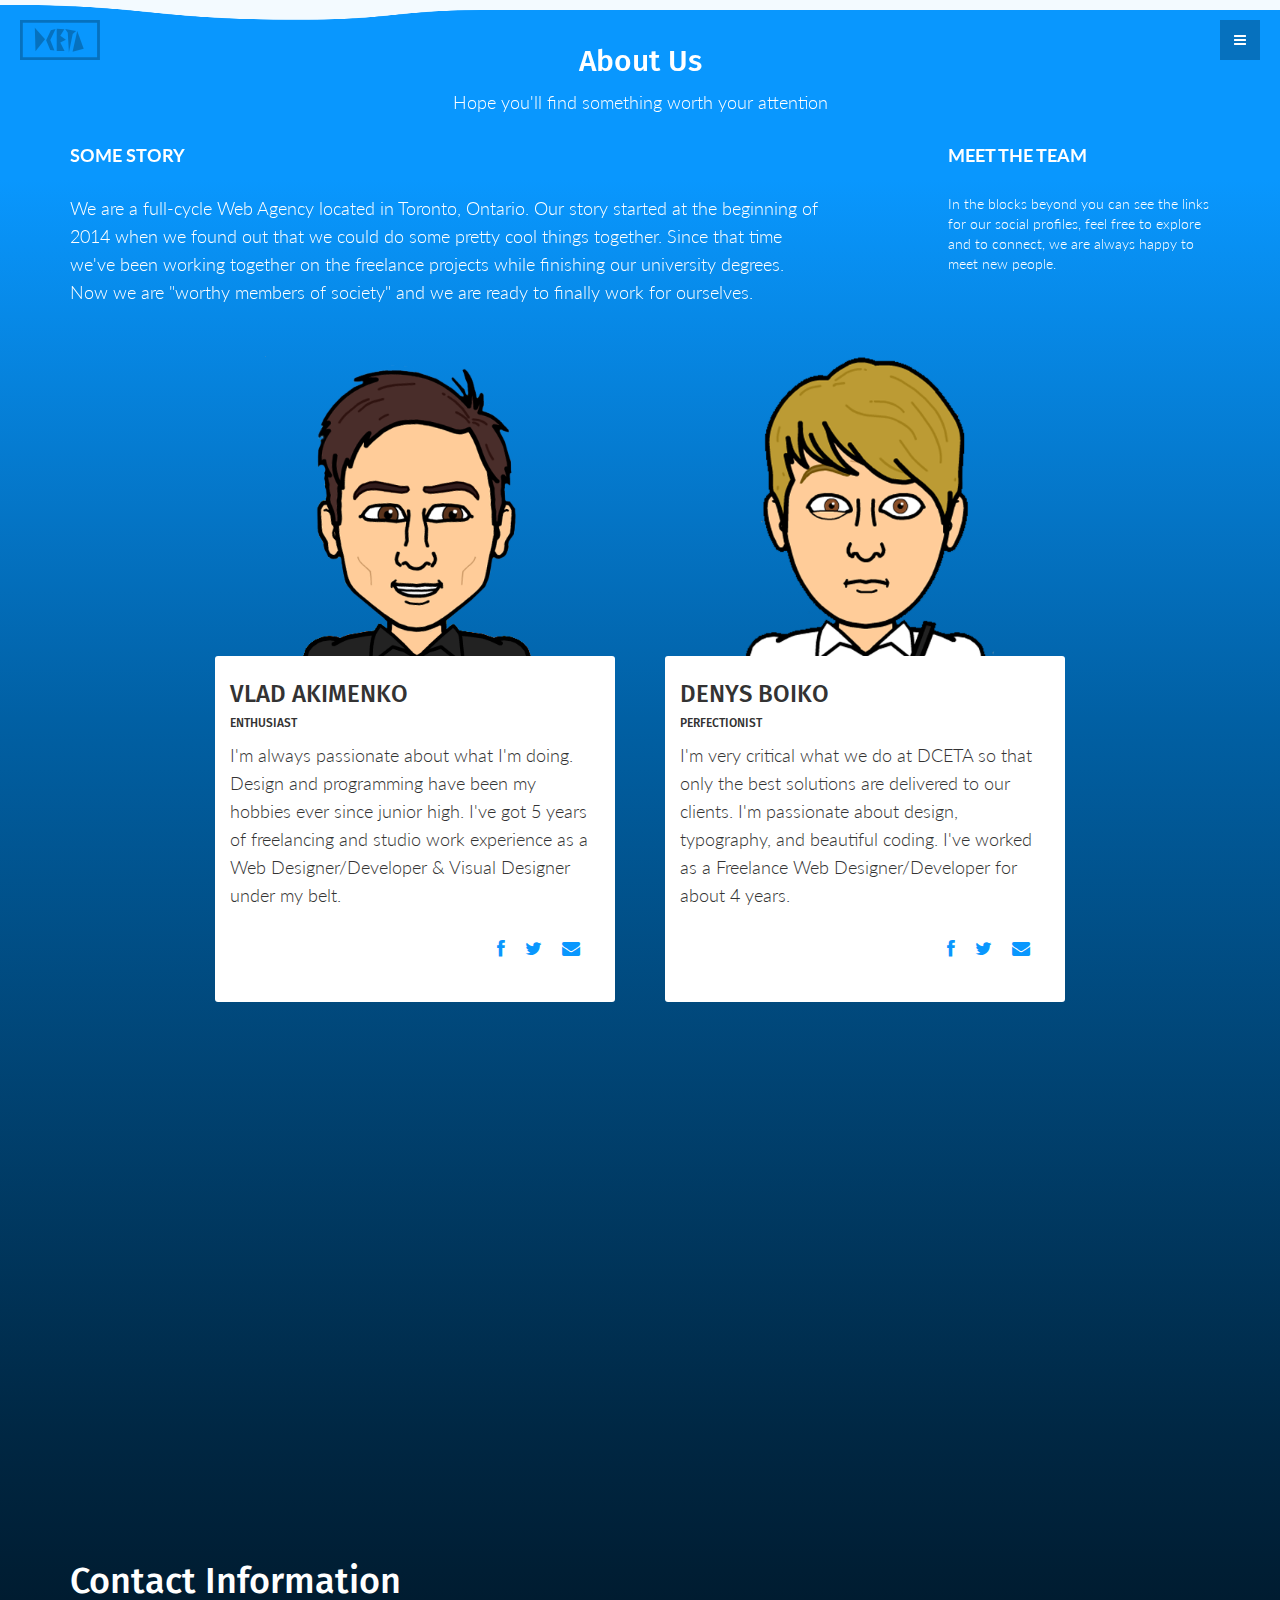
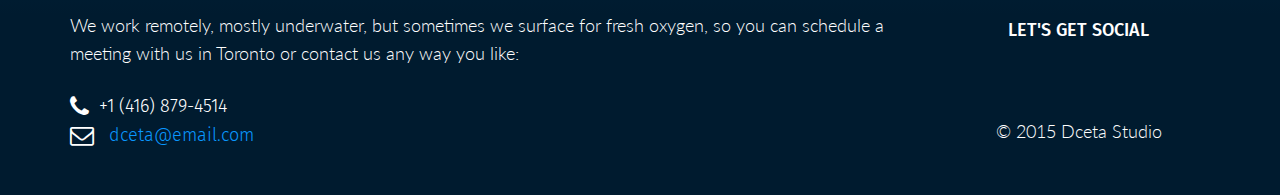
<file: about.html>
<!DOCTYPE html>
<html lang="en">
<head>
    <meta charset="utf-8">
    <meta http-equiv="X-UA-Compatible" content="IE=edge">
    <meta name="viewport" content="width=device-width, initial-scale=1.0">

    <title>About Us - Dceta Studio Team</title>

    <meta name="description" content="Meet the team of professionals that will work on your project.">

    <meta name="keywords" content="web design, web development, web design toronto, website design, responsive web design, graphic design toronto, ux design">
    <meta name="author" content="Dceta Studio">
    <meta name="robots" content="index, follow">

    <link rel="shortcut icon" href="assets/ico/favicon.png">

    <link href='http://fonts.googleapis.com/css?family=Fira+Sans:400,500,700' rel='stylesheet' type='text/css'>
    <link href='http://fonts.googleapis.com/css?family=Lato:300,400,700,300italic,400italic' rel='stylesheet' type='text/css'>
    <link href='http://fonts.googleapis.com/css?family=Raleway:400,300,700' rel='stylesheet' type='text/css'>

    <!-- HTML5 shim and Respond.js IE8 support of HTML5 elements and media queries -->
    <!--[if lt IE 9]>
    <script src="assets/js/html5shiv.js"></script>
    <script src="assets/js/respond.min.js"></script>
    <![endif]-->

    <!-- Bootstrap core CSS -->
    <link href="assets/css/bootstrap.css" rel="stylesheet">
    <link href="assets/css/animate.min.css" rel="stylesheet">
    <link href="assets/css/font-awesome.min.css" rel="stylesheet">

    <!-- Custom styles for this template -->
    <link type="text/css" rel="stylesheet" media="all" href="assets/css/uc.css" />
    <link href="assets/css/main.css" rel="stylesheet">
    <link href="assets/css/custom.css" rel="stylesheet">

    <script src="assets/js/jquery.min.js"></script>
    <script>
        (function(i,s,o,g,r,a,m){i['GoogleAnalyticsObject']=r;i[r]=i[r]||function(){
            (i[r].q=i[r].q||[]).push(arguments)},i[r].l=1*new Date();a=s.createElement(o),
                m=s.getElementsByTagName(o)[0];a.async=1;a.src=g;m.parentNode.insertBefore(a,m)
        })(window,document,'script','//www.google-analytics.com/analytics.js','ga');

        ga('create', 'UA-60676385-1', 'auto');
        ga('send', 'pageview');
    </script>
    <!-- Go to www.addthis.com/dashboard to customize your tools -->
    <script type="text/javascript" src="//s7.addthis.com/js/300/addthis_widget.js#pubid=ra-5501b2dc036a85bf" async="async"></script>
</head>

<body>
<div id="tp"></div>
<!-- Menu -->
<nav class="menu" id="theMenu">
    <div class="menu-wrap">
        <h1 class="logo"><a href="http://dceta.com" class="smoothScroll" title="Dceta Studio">Dceta Studio</a></h1>
        <!--<span class="fa fa-arrow-right menu-close"></span>-->
        <a href="about" class="smoothScroll" title="About Us">About Us</a>
        <a href="http://dceta.com#services" class="smoothScroll" title="Services">Services</a>
        <a href="http://dceta.com#portfolio" class="smoothScroll" title="Portfolio">Portfolio</a>
        <a href="http://dceta.com#pricing" class="smoothScroll" title="Pricing">Pricing</a>
        <a href="http://dceta.com#footer" class="smoothScroll" title="Contacts">Contacts</a>
        <a href="https://www.facebook.com/dcetas" title="Facebook"><span class="fa fa-facebook"></span></a>
        <a href="https://twitter.com/dcetas" title="Twitter"><span class="fa fa-twitter"></span></a>
        <a href="https://dribbble.com/dcetas" title="Dribbble"><span class="fa fa-dribbble"></span></a>
        <a href="https://plus.google.com/+dcetas/about" title="Google+"><span class="fa fa-google-plus"></span></a>
        <a href="mailto:dceta@email.com" title="Mail"><span class="fa fa-envelope"></span></a>
    </div>

    <!-- Menu button -->
    <div id="menuToggle"><span class="fa fa-bars"></span></div>
</nav>


<div class="logo-main wow fadeInLeft" data-wow-duration="3s"  data-wow-delay="1s">
    <a href="#tp" class="smoothScroll" title="Dceta Studio">
        <svg version="1.1" id="Layer_1" xmlns="http://www.w3.org/2000/svg" x="0px" y="0px" width="80px" height="40px" viewBox="0 0 80 40" enable-background="new 0 0 80 40" xml:space="preserve">
            <polygon opacity="0.25" points="57.232,10.927 63.709,28.63 52.577,31.844 "/>
            <polygon opacity="0.25" points="45.169,8.919 56.097,11.008 52.727,14.097 48.9,32.563 47.771,12.67 "/>
            <polygon opacity="0.25" points="36.741,30.95 36.741,8.732 44.313,9.14 40.315,15.835 45.865,19.841 40.299,22.499 44.518,31.092 "/>
            <polygon opacity="0.25" points="35.586,9.108 30.853,10.201 26.137,20.161 30.202,30.007 34.435,30.487 30.286,19.903 "/>
            <polygon opacity="0.25" points="14.825,7.733 25.028,19.284 15.495,31.264 "/>
            <path opacity="0.25" d="M79.921,40H0V0h79.921V40z M2.819,37.181h74.282V2.819H2.819V37.181z"/>
        </svg>
    </a>
</div>

<canvas id="ripple"></canvas>
<div id="ripple-control" style="height:300px"></div>

<div class="underwater">
    <!-- WELCOME SECTION -->
    <div class="container">
        <div class="row mt centered">
            <div class="col-lg-8 col-lg-offset-2">
                <h2>About Us</h2><!-- TODO: Probably should be 36px sized -->
                <p>Hope you'll find something worth your attention</p>
            </div>
        </div><!-- /row -->
    </div><!-- /.container -->


    <!-- TEAM INTRODUCTION -->
	<div class="container">

		<div class="row">
			<div class="col-lg-8">
                <span class="sm-title">Some story</span>
				<p>We are a full-cycle Web Agency located in Toronto, Ontario. Our story started at the beginning of 2014 when we found out that we could do some pretty cool things together. Since that time we've been working together on the freelance projects while finishing our university degrees.  Now we are "worthy members of society" and we are ready to finally work for ourselves.</p>
				<!--<p>Well, you might think that there are only two people working for DCETA. It's not right, from our previous work experience we have a wide network of professionals in different fields who are ready to start work with us on the permanent basis. Currently they are working part-time for us, continuing to work for other agencies.</p>-->
			</div>
			<div class="col-lg-3 col-lg-offset-1">
				<span class="sm-title">Meet The Team</span>
				<p class="tm">In the blocks beyond you can see the links for our social profiles, feel free to explore and to connect, we are always happy to meet new people.</p>
				<!--<p class="tm"><a href="#"><span class="fa fa-link"></span> <b>Download PDF</b></a></p>-->
			</div>
		</div>
		
	</div><!-- container -->
	
	<!-- TEAM MEMBERS -->
	<div class="container" style="max-width: 900px; margin-bottom: 80px;">
		<div class="row mt centered">
			<div class="col-lg-6 col-md-6 col-sm-6 col-xs-12 wow fadeInLeft" data-wow-delay="0.4s" data-wow-duration="1s">
				<img style="max-width: 300px" src="assets/img/team/vlad.png" alt="Vlad Akimenko">
				<div class="cardinfo">
					<h4>VLAD AKIMENKO</h4>
					<h6>ENTHUSIAST</h6>
                    <p>I'm always passionate about what I'm doing. Design and programming have been my hobbies ever since junior high. I've got 5 years of freelancing and studio work experience as a Web Designer/Developer & Visual Designer under my belt.</p>
					<p style="text-align:right;"><a href="https://www.facebook.com/profile.php?id=100004447367715" title="Vlad Akimenko on Facebook"><span class="fa fa-facebook"></span></a><a href="https://twitter.com/vakmnko" title="Vlad Akimenko on Twitter"><span class="fa fa-twitter"></span></a><a href="mailto:akmnko@gmail.com" title="Email to Vlad Akimenko"><span class="fa fa-envelope"></span></a></p>
				</div>
			</div>
			<div class="col-lg-6 col-md-6 col-sm-6 col-xs-12 wow fadeInRight" data-wow-delay="0.4s" data-wow-duration="1s">
				<img style="max-width: 300px" src="assets/img/team/den.png" alt="Denys Boiko">
				<div class="cardinfo">
					<h4>DENYS BOIKO</h4>
					<h6>PERFECTIONIST</h6>
					<p>I'm very critical what we do at DCETA so that only the best solutions are delivered to our clients. I'm passionate about design, typography, and beautiful coding. I've worked as a Freelance Web Designer/Developer for about 4 years.</p>
					<p style="text-align:right;"><a href="https://www.facebook.com/denys.bojko" title="Denys Boiko on Facebook"><span class="fa fa-facebook"></span></a><a href="https://twitter.com/denysboiko" title="Denys Boiko on Twitter"><span class="fa fa-twitter"></span></a><a href="mailto:denys.boiko@gmail.com" title="Email to Denys Boiko"><span class="fa fa-envelope"></span></a></p>
				</div>
			</div>
		</div><!-- row -->
	</div><!-- container -->




    <div id="call" class="img-holder" data-image="assets/img/dividers/7.jpg">

        <div class="bg_call">
            <div class="container">
                <div class="row centered" style="-webkit-transform: translateZ(1px); -moz-transform: translateZ(1px); margin-top: 60px;">
                    <!-- class="wow fadeIn" data-wow-duration="1s"  data-wow-delay="0.5s"-->
                    <h4 class="centered" style="text-transform:uppercase;">Ready to start?</h4>
                    <div class="col-lg-8 col-lg-offset-2">
                        <p>Ready to start a project? Feeling curious about how this works? Let’s talk about your idea. Because we like to always come prepared, please fill out our project inquiry form. Be as specific as possible.</p>
                        <button type="button" id="quote" class="btn btn-green btn-lg blue-btn quote" data-toggle="modal" data-target="#order">Get a Free Quote</button>
                    </div>
                </div><!-- row -->
            </div><!-- container -->
        </div>
    </div><!-- Call to action -->

    <!-- Modal -->
    <div class="modal fade" id="order" tabindex="-1" role="dialog" aria-labelledby="myModalLabel1" aria-hidden="true">
        <div class="modal-dialog">
            <div class="modal-content">
                <div class="modal-header">
                    <button type="button" class="close" data-dismiss="modal" aria-label="Close"><span aria-hidden="true">&times;</span></button>
                    <h4 class="modal-title" id="myModalLabel1">Just send it, the response will be quick</h4>
                </div>
                <div class="modal-body">
                    <form class="send-form">
                        <div class="row">
                            <div class="col-md-6">
                                <div class="form-group">
                                    <label for="name1">Name</label>
                                    <input id="name1" name="name" type="text" class="form-control" placeholder="Enter name" required="required" />
                                </div>
                                <div class="form-group">
                                    <label for="email1">Email Address</label>
                                    <div class="input-group">
                                        <span class="input-group-addon"><span class="glyphicon glyphicon-envelope"></span></span>
                                        <input id="email1" name="email" type="email" class="form-control" placeholder="Enter email" required="required" /></div>
                                </div>
                                <div class="form-group">
                                    <label for="subject1">Service</label>
                                    <select id="subject1" name="subject" class="form-control" required="required">
                                        <option value="" selected="">Choose only one at a time, please!</option>
                                        <option value="Web Development">Web Development</option>
                                        <option value="UI/UX">UI/UX</option>
                                        <option value="Graphic Design">Graphic Design</option>
                                        <option value="Branding">Branding</option>
                                    </select>
                                </div>
                            </div>
                            <div class="col-md-6">
                                <div class="form-group">
                                    <label for="message1">Message</label>
                                    <textarea id="message1" name="message" class="form-control" rows="9" cols="25" required="required" placeholder="Message"></textarea>
                                </div>
                            </div>
                            <div class="col-md-12">
                                <button type="submit" class="btn btn-primary pull-right blue-btn send" id="btnContactUs1">Send Message</button>
                            </div>
                        </div>
                    </form>
                </div>
            </div>
        </div>
    </div>

    <footer id="footer" class="footer">
        <div class="container">
            <div class="row mt">
                <div class="col-lg-6">
                    <h4>Contact Information</h4>
                </div>
            </div><!-- row -->
            <div class="row">
                <div class="col-lg-9 col-md-9 col-xs-12">
                    <p>We work remotely, mostly underwater, but sometimes we surface for fresh oxygen, so you can schedule a meeting with us in Toronto or contact us any way you like:</p>
                    <div class="contact">
                        <span class="fa fa-phone fa-lg"></span><span>+1 (416) 879-4514</span><br>
                        <span class="fa fa-envelope-o fa-lg"></span> <a href="mailto:dceta@email.com" title="Email">dceta@email.com</a>
                    </div><!--contact-->
                </div><!--col-lg-6-->
                <div class="social-block col-lg-3 col-md-3 col-xs-12">
                    <h5>Let's Get Social</h5>
                    <div class="social wow pulse" data-wow-duration="1s"  data-wow-delay="0.5s">
                        <a href="https://www.facebook.com/dcetas"><img src="assets/img/social/fb.png" alt="Facebook"></a>
                        <a href="https://twitter.com/dcetas"><img src="assets/img/social/twt.png" alt="Twitter"></a>
                        <a href="https://plus.google.com/+dcetas/about"><img src="assets/img/social/ggl.png" alt="Google+"></a>
                        <a href="https://www.behance.net/dcetas"><img src="assets/img/social/bhnc.png" alt="Behance"></a>
                        <a href="https://dribbble.com/dcetas"><img src="assets/img/social/drbbl.png" alt="Dribbble"></a>
                    </div>
                    <p style="text-align: center">© 2015 Dceta Studio</p>
                </div>
            </div><!-- row -->
            <!-- Go to www.addthis.com/dashboard to customize your tools -->
            <div class="addthis_native_toolbox" style="margin-bottom: 25px;"></div>
        </div><!-- container -->

    </footer>
</div><!-- Underwater -->

<!-- Bootstrap core JavaScript
================================================== -->
<!-- Placed at the end of the document so the pages load faster -->

<script src="assets/js/wow.min.js"></script>
<script>
    new WOW().init();
</script>
<script src="assets/js/modernizr.custom.js"></script>
<script src="assets/js/ripple.js"></script>
<script src="assets/js/bootstrap.min.js"></script>
<script src="assets/js/smoothscroll.js"></script>
<script src="assets/js/main.js"></script>
<script src="assets/js/masonry.pkgd.min.js"></script>
<script src="assets/js/imagesloaded.js"></script>
<script src="assets/js/classie.js"></script>
<!--<script src="assets/js/AnimOnScroll.js"></script>-->
<script src="assets/js/jquery.imageScroll.min.js"></script>
<script>
    var touch = Modernizr.touch;
    $('.img-holder').imageScroll({
        imageAttribute: (touch === true) ? 'image-mobile' : 'image',
        touch: touch,
        holderMaxHeight:350,
        speed: 0.6,
        parallax: true
    });
</script>

<script>

    var downloadLink = document.getElementById('quote');
    addListener(downloadLink, 'click', function() {
        ga('send', 'event', 'button', 'click', 'quote');
    });


    function addListener(element, type, callback) {
        if (element.addEventListener) element.addEventListener(type, callback);
        else if (element.attachEvent) element.attachEvent('on' + type, callback);
    }

</script>

</body>
</html>
</file>
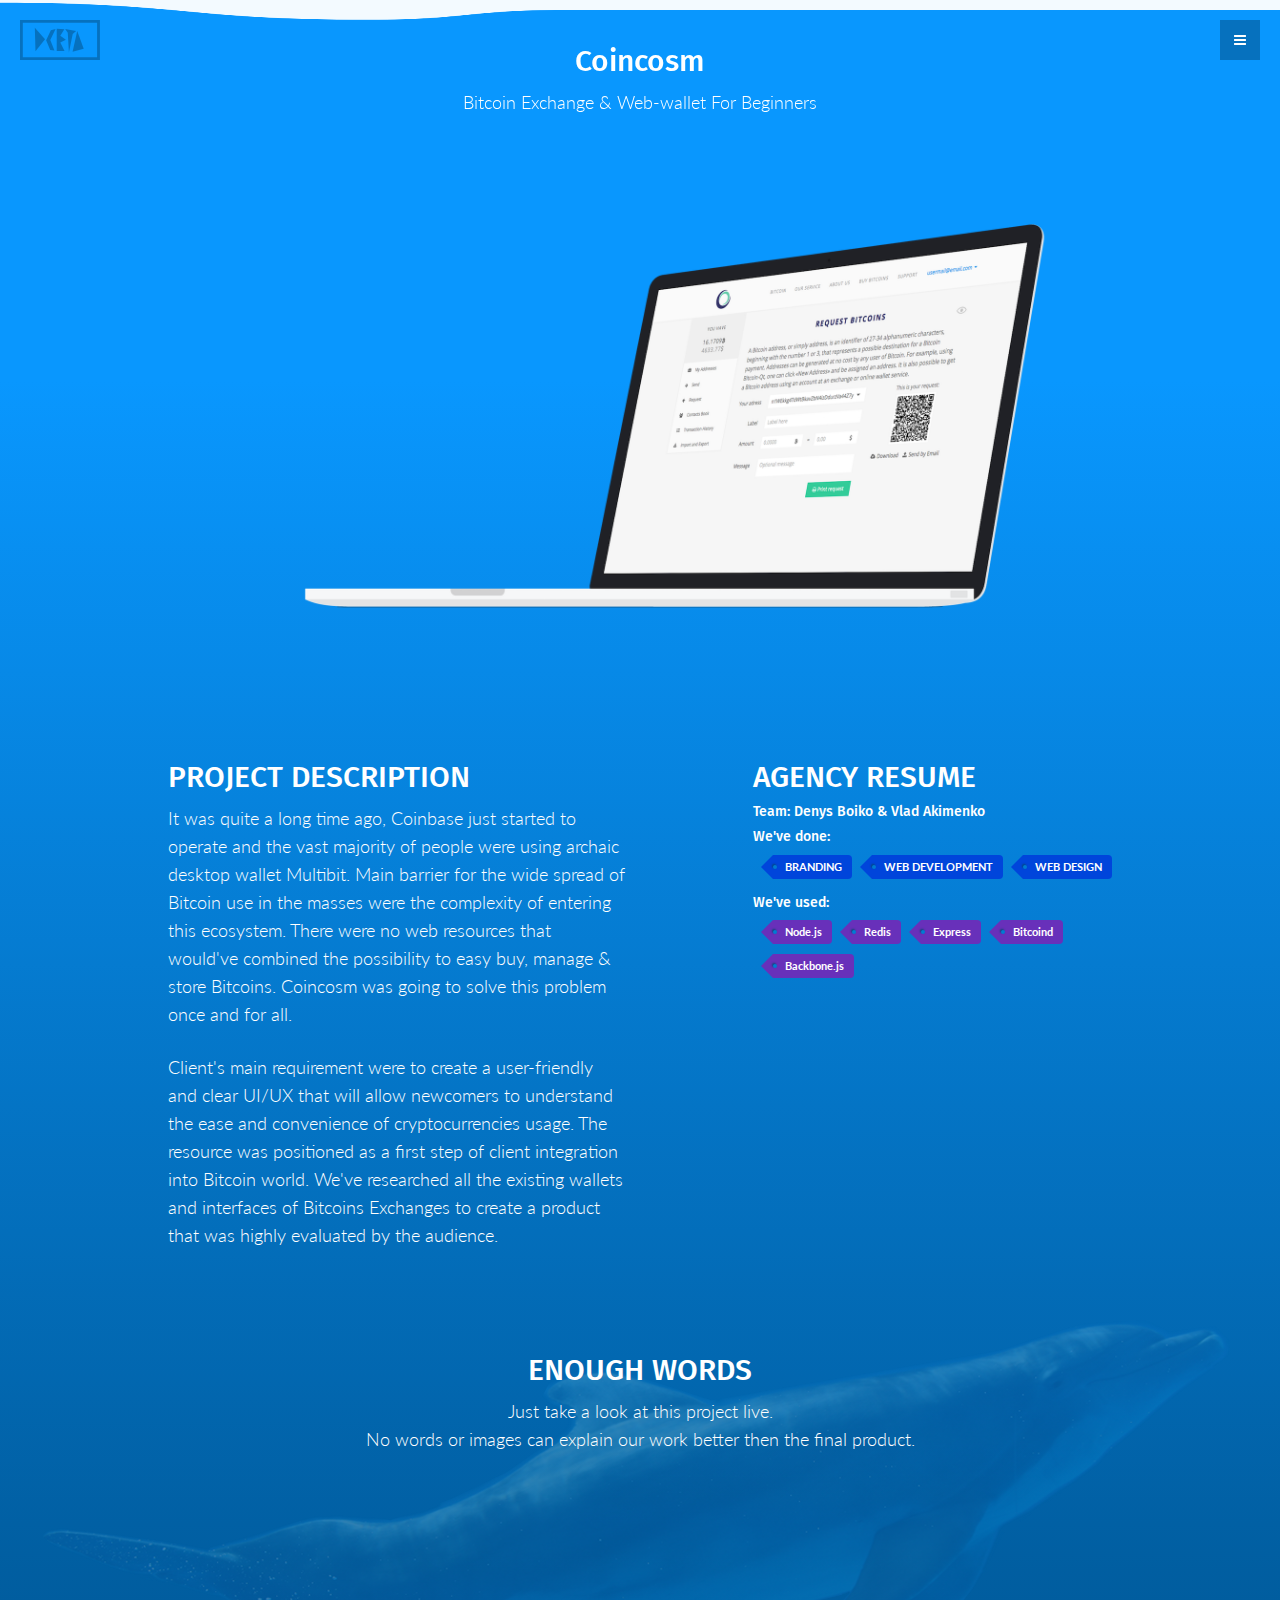
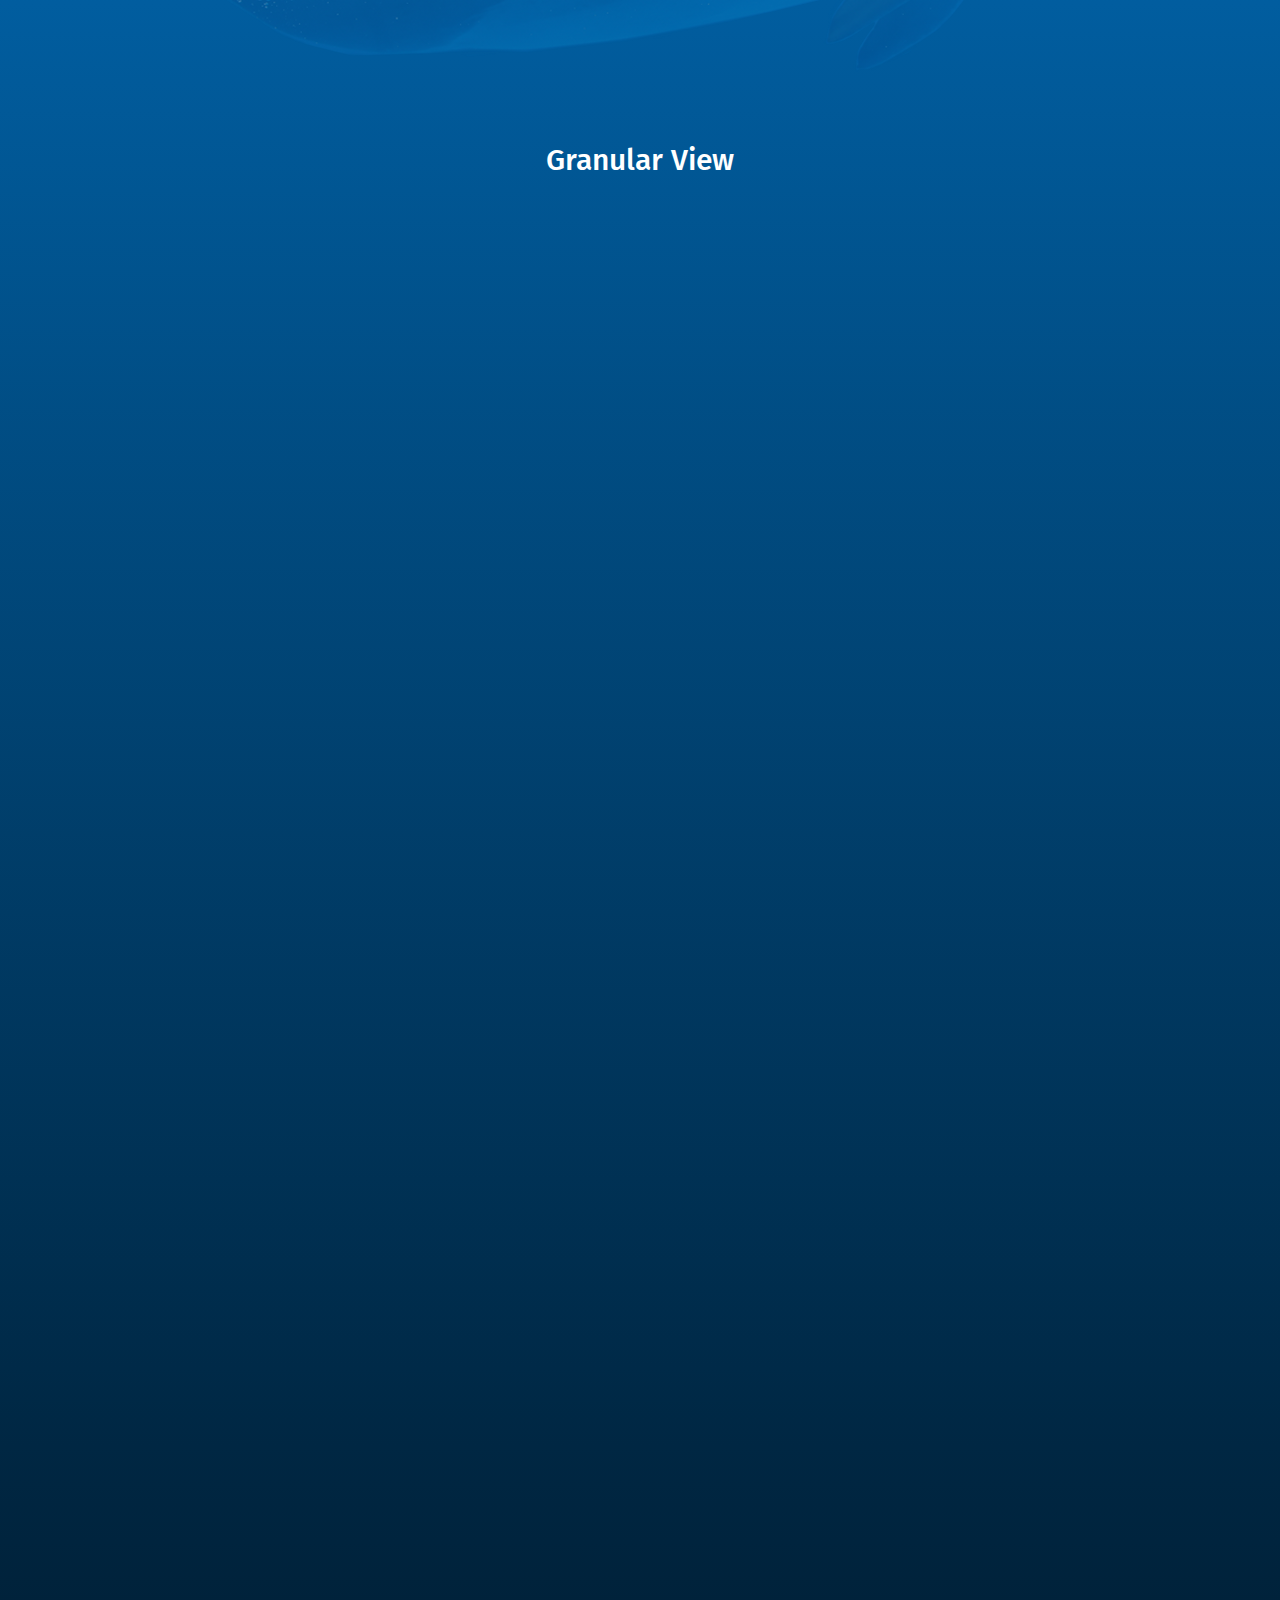
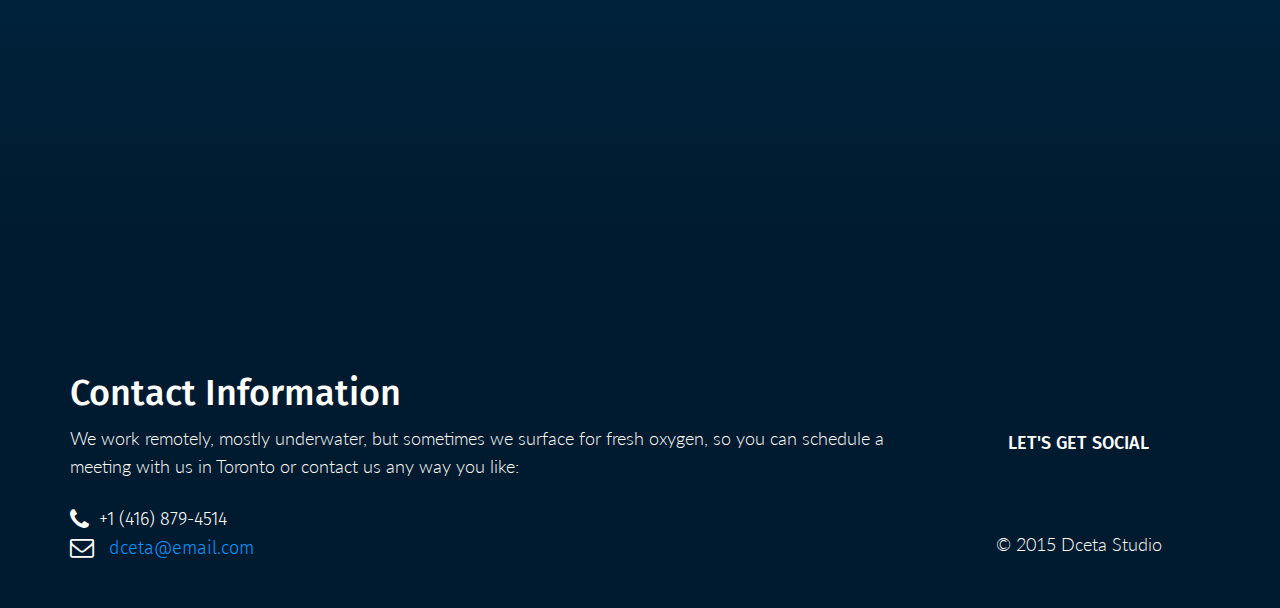
<file: coincosm.html>
<!DOCTYPE html>
<html lang="en">
<head>
    <meta charset="utf-8">
    <meta http-equiv="X-UA-Compatible" content="IE=edge">
    <meta name="viewport" content="width=device-width, initial-scale=1.0">

    <title>Coincosm - Dceta Studio Project</title>

    <meta name="description" content="A web-based wallet that makes Bitcoin simple to understand and use.">

    <meta name="keywords" content="web design, web development, web design toronto, website design, responsive web design, graphic design toronto, ux design">
    <meta name="author" content="Dceta Studio">
    <meta name="robots" content="index, follow">

    <link rel="shortcut icon" href="assets/ico/favicon.png">

    <link href='http://fonts.googleapis.com/css?family=Fira+Sans:400,500,700' rel='stylesheet' type='text/css'>
    <link href='http://fonts.googleapis.com/css?family=Lato:300,400,700,300italic,400italic' rel='stylesheet' type='text/css'>
    <link href='http://fonts.googleapis.com/css?family=Raleway:400,300,700' rel='stylesheet' type='text/css'>

    <!-- HTML5 shim and Respond.js IE8 support of HTML5 elements and media queries -->
    <!--[if lt IE 9]>
    <script src="assets/js/html5shiv.js"></script>
    <script src="assets/js/respond.min.js"></script>
    <![endif]-->

    <!-- Bootstrap core CSS -->
    <link href="assets/css/bootstrap.css" rel="stylesheet">
    <link href="assets/css/animate.min.css" rel="stylesheet">
    <link href="assets/css/font-awesome.min.css" rel="stylesheet">

    <!-- Custom styles for this template -->
    <link type="text/css" rel="stylesheet" media="all" href="assets/css/uc.css" />
    <link href="assets/css/main.css" rel="stylesheet">
    <link href="assets/css/custom.css" rel="stylesheet">

    <script src="assets/js/jquery.min.js"></script>
    <script>
        (function(i,s,o,g,r,a,m){i['GoogleAnalyticsObject']=r;i[r]=i[r]||function(){
            (i[r].q=i[r].q||[]).push(arguments)},i[r].l=1*new Date();a=s.createElement(o),
                m=s.getElementsByTagName(o)[0];a.async=1;a.src=g;m.parentNode.insertBefore(a,m)
        })(window,document,'script','//www.google-analytics.com/analytics.js','ga');

        ga('create', 'UA-60676385-1', 'auto');
        ga('send', 'pageview');
    </script>
    <!-- Go to www.addthis.com/dashboard to customize your tools -->
    <script type="text/javascript" src="//s7.addthis.com/js/300/addthis_widget.js#pubid=ra-5501b2dc036a85bf" async="async"></script>
</head>

<body>
<div id="tp"></div>
<!-- Menu -->
<nav class="menu" id="theMenu">
    <div class="menu-wrap">
        <h1 class="logo"><a href="http://dceta.com" class="smoothScroll" title="Dceta Studio">Dceta Studio</a></h1>
        <!--<span class="fa fa-arrow-right menu-close"></span>-->
        <a href="about" class="smoothScroll" title="About Us">About Us</a>
        <a href="http://dceta.com#services" class="smoothScroll" title="Services">Services</a>
        <a href="http://dceta.com#portfolio" class="smoothScroll" title="Portfolio">Portfolio</a>
        <a href="http://dceta.com#pricing" class="smoothScroll" title="Pricing">Pricing</a>
        <a href="http://dceta.com#footer" class="smoothScroll" title="Contacts">Contacts</a>
        <a href="https://www.facebook.com/dcetas" title="Facebook"><span class="fa fa-facebook"></span></a>
        <a href="https://twitter.com/dcetas" title="Twitter"><span class="fa fa-twitter"></span></a>
        <a href="https://dribbble.com/dcetas" title="Dribbble"><span class="fa fa-dribbble"></span></a>
        <a href="https://plus.google.com/+dcetas/about" title="Google+"><span class="fa fa-google-plus"></span></a>
        <a href="mailto:dceta@email.com" title="Mail"><span class="fa fa-envelope"></span></a>
    </div>

    <!-- Menu button -->
    <div id="menuToggle"><span class="fa fa-bars"></span></div>
</nav>


<div class="logo-main wow fadeInLeft" data-wow-duration="3s"  data-wow-delay="1s">
    <a href="#tp" class="smoothScroll" title="Dceta Studio">
        <svg version="1.1" id="Layer_1" xmlns="http://www.w3.org/2000/svg" x="0px" y="0px" width="80px" height="40px" viewBox="0 0 80 40" enable-background="new 0 0 80 40" xml:space="preserve">
            <polygon opacity="0.25" points="57.232,10.927 63.709,28.63 52.577,31.844 "/>
            <polygon opacity="0.25" points="45.169,8.919 56.097,11.008 52.727,14.097 48.9,32.563 47.771,12.67 "/>
            <polygon opacity="0.25" points="36.741,30.95 36.741,8.732 44.313,9.14 40.315,15.835 45.865,19.841 40.299,22.499 44.518,31.092 "/>
            <polygon opacity="0.25" points="35.586,9.108 30.853,10.201 26.137,20.161 30.202,30.007 34.435,30.487 30.286,19.903 "/>
            <polygon opacity="0.25" points="14.825,7.733 25.028,19.284 15.495,31.264 "/>
            <path opacity="0.25" d="M79.921,40H0V0h79.921V40z M2.819,37.181h74.282V2.819H2.819V37.181z"/>
        </svg>
    </a>
</div>

<canvas id="ripple"></canvas>
<div id="ripple-control" style="height:300px"></div>

<div class="underwater">
	<!-- WELCOME SECTION -->
    <div class="container">
      <div class="row mt centered">
      	<div class="col-lg-8 col-lg-offset-2">
	        <h2>Coincosm</h2>
	        <p>Bitcoin Exchange & Web-wallet For Beginners</p>
      	</div>
      </div><!-- /row -->
    </div><!-- /.container -->
    
    <!-- MAC IMAGE -->
	<div class="container">
		<div class="row centered">
			<div class="col-lg-10 col-lg-offset-1">
				<img class="img-responsive" src="slider/coincosm.png" alt="Coincosm - Website & WebApp">
			</div>
		</div>
	</div>


	<!-- CLIENT INFORMATION -->
	<div id="lg" style="padding-bottom:0">
		<div class="container">
			<div class="row">
				<div class="col-lg-5 col-lg-offset-1 desc">
					<h3 style="text-transform: uppercase">Project description</h3>
					<p>It was quite a long time ago, Coinbase just started to operate and the vast majority of people were using archaic desktop wallet Multibit. Main barrier for the wide spread of Bitcoin use in the masses were the complexity of entering this ecosystem. There were no web resources that would've combined the possibility to easy buy, manage & store Bitcoins. Coincosm was going to solve this problem once and for all. </p>
					<p>Client's main requirement were to create a user-friendly and clear UI/UX that will allow newcomers to understand the ease and convenience of cryptocurrencies usage. The resource was positioned as a first step of client integration into Bitcoin world. We've researched all the existing wallets and interfaces of Bitcoins Exchanges to create a product that was highly evaluated by the audience.</p>
				</div>
				
				<div class="col-lg-4 col-lg-offset-1 desc">
					<h3 style="text-transform: uppercase">Agency resume</h3>
					<!--<br>-->
					<h5 style="margin-top: 7px;">Team: Denys Boiko & Vlad Akimenko</h5>
					<h5 style="margin-top: 7px;">We've done:</h5>
                    <ul class="tags">
                        <li><span>BRANDING</span></li>
                        <li><span>WEB DEVELOPMENT</span></li>
                        <li><span>WEB DESIGN</span></li>
                    </ul>
					<h5 style="margin-top: 50px;">We've used:</h5>
                    <ul class="tags tags-2" style="margin-bottom: 10px;">
                        <li><span>Node.js</span></li>
                        <li><span>Redis</span></li>
                        <li><span>Express</span></li>
                        <li><span>Bitcoind</span></li>
                        <li><span>Backbone.js</span></li>
                    </ul>
				</div>

			</div><!-- row -->
		</div><!-- container -->
	</div><!-- dg -->
	
	
	<!-- SINGLE PROJECT STANDOUT IMAGE -->
    <div id="services">

        <div class="container">

            <div class="row centered">
                <!-- class="wow fadeIn" data-wow-duration="1s"  data-wow-delay="0.5s"-->
                <h3 class="centered" style="text-transform: uppercase">Enough words</h3>
                <div class="col-lg-8 col-lg-offset-2">
                    <p>Just take a look at this project live.<br> No words or images can explain our work better then the final product.</p>
                    <!--<a href="http://coincosm.com" class="external">Visit Website <span class="fa fa-arrow-right"></span></a>-->
                </div>
            </div><!-- row -->

        </div><!-- container -->

    </div><!-- services section -->
	
	<div class="container">
		<div class="row mt centered">
			<div class="col-lg-12">
				<h2>Granular View</h2>
				<ul class="process effect-2" id="process" style="max-width: 100%;">
					<li class="wow fadeInUp" style="width: 50%;"><img style="max-height: 400px; float: left;" src="assets/img/sp/coincosm_p01.png" alt="Coincosm Send Page"></li>
					<li class="wow fadeInUp" style="width: 50%;"><img style="max-height: 400px; float: left;" src="assets/img/sp/coincosm_p02.png" alt="Coincosm Request Page"></li>
                    <li class="wow fadeInUp" style="width: 50%;"><img style="max-height: 400px; float: left;" src="assets/img/sp/coincosm_p03.png" alt="Coincosm Import Page"></li>
                    <li class="wow fadeInUp" style="width: 50%;"><img style="max-height: 400px; float: left;" src="assets/img/sp/coincosm_p04.png" alt="Coincosm Transactions Page"></li>
                    <li class="wow fadeInUp"><img style="max-height: 400px;" src="assets/img/sp/coincosm_p05.png" alt="Coincosm Addresses Page"></li>
				</ul>
			</div><!-- col-lg-8 -->
		</div><!-- row -->
	</div><!-- container -->


    <div id="call" class="img-holder" data-image="assets/img/dividers/7.jpg">
        <div class="bg_call">
            <div class="container">
                <div class="row centered" style="-webkit-transform: translateZ(1px); -moz-transform: translateZ(1px); margin-top: 60px;">
                    <h4 class="centered" style="text-transform:uppercase;">Ready to start?</h4>
                    <div class="col-lg-8 col-lg-offset-2">
                        <p>Ready to start a project or really curious about our process? Let’s talk about your idea. We like to come prepared for our first conversation, so for starters, please fill out our project inquiry form in as much detail as possible.</p>
                        <button type="button" id="quote" class="btn btn-green btn-lg blue-btn quote" data-toggle="modal" data-target="#order">Get a Free Quote</button>
                    </div>
                </div><!-- row -->
            </div><!-- container -->
        </div>
    </div><!-- Call to action -->

    <!-- Modal -->
    <div class="modal fade" id="order" tabindex="-1" role="dialog" aria-labelledby="myModalLabel1" aria-hidden="true">
        <div class="modal-dialog">
            <div class="modal-content">
                <div class="modal-header">
                    <button type="button" class="close" data-dismiss="modal" aria-label="Close"><span aria-hidden="true">&times;</span></button>
                    <h4 class="modal-title" id="myModalLabel1">Just send it, the response will be quick</h4>
                </div>
                <div class="modal-body">
                    <form class="send-form">
                        <div class="row">
                            <div class="col-md-6">
                                <div class="form-group">
                                    <label for="name1">Name</label>
                                    <input id="name1" name="name" type="text" class="form-control" placeholder="Enter name" required="required" />
                                </div>
                                <div class="form-group">
                                    <label for="email1">Email Address</label>
                                    <div class="input-group">
                                        <span class="input-group-addon"><span class="glyphicon glyphicon-envelope"></span></span>
                                        <input id="email1" name="email" type="email" class="form-control" placeholder="Enter email" required="required" /></div>
                                </div>
                                <div class="form-group">
                                    <label for="subject1">Service</label>
                                    <select id="subject1" name="subject" class="form-control" required="required">
                                        <option value="" selected="">Choose only one at a time, please!</option>
                                        <option value="Web Development">Web Development</option>
                                        <option value="UI/UX">UI/UX</option>
                                        <option value="Graphic Design">Graphic Design</option>
                                        <option value="Branding">Branding</option>
                                    </select>
                                </div>
                            </div>
                            <div class="col-md-6">
                                <div class="form-group">
                                    <label for="message1">Message</label>
                                    <textarea id="message1" name="message" class="form-control" rows="9" cols="25" required="required" placeholder="Message"></textarea>
                                </div>
                            </div>
                            <div class="col-md-12">
                                <button type="submit" class="btn btn-primary pull-right blue-btn send" id="btnContactUs1">Send Message</button>
                            </div>
                        </div>
                    </form>
                </div>
            </div>
        </div>
    </div>

    <footer id="footer" class="footer">
        <div class="container">
            <div class="row mt">
                <div class="col-lg-6">
                    <h4>Contact Information</h4>
                </div>
            </div><!-- row -->
            <div class="row">
                <div class="col-lg-9 col-md-9 col-xs-12">
                    <p>We work remotely, mostly underwater, but sometimes we surface for fresh oxygen, so you can schedule a meeting with us in Toronto or contact us any way you like:</p>
                    <div class="contact">
                        <span class="fa fa-phone fa-lg"></span><span>+1 (416) 879-4514</span><br>
                        <span class="fa fa-envelope-o fa-lg"></span> <a href="mailto:dceta@email.com" title="Email">dceta@email.com</a>
                    </div><!--contact-->
                </div><!--col-lg-6-->
                <div class="social-block col-lg-3 col-md-3 col-xs-12">
                    <h5>Let's Get Social</h5>
                    <div class="social wow pulse" data-wow-duration="1s"  data-wow-delay="0.5s">
                        <a href="https://www.facebook.com/dcetas"><img src="assets/img/social/fb.png" alt="Facebook"></a>
                        <a href="https://twitter.com/dcetas"><img src="assets/img/social/twt.png" alt="Twitter"></a>
                        <a href="https://plus.google.com/+dcetas/about"><img src="assets/img/social/ggl.png" alt="Google+"></a>
                        <a href="https://www.behance.net/dcetas"><img src="assets/img/social/bhnc.png" alt="Behance"></a>
                        <a href="https://dribbble.com/dcetas"><img src="assets/img/social/drbbl.png" alt="Dribbble"></a>
                    </div>
                    <p style="text-align: center">© 2015 Dceta Studio</p>
                </div>
            </div><!-- row -->
            <!-- Go to www.addthis.com/dashboard to customize your tools -->
            <div class="addthis_native_toolbox" style="margin-bottom: 25px;"></div>
        </div><!-- container -->
    </footer>
    </div><!-- Underwater -->

    <!-- Bootstrap core JavaScript
    ================================================== -->
    <!-- Placed at the end of the document so the pages load faster -->

    <script src="assets/js/wow.min.js"></script>
    <script>
        new WOW().init();
    </script>
    <script src="assets/js/modernizr.custom.js"></script>
    <script src="assets/js/ripple.js"></script>
    <script src="assets/js/bootstrap.min.js"></script>
    <script src="assets/js/smoothscroll.js"></script>
    <script src="assets/js/main.js"></script>
    <script src="assets/js/masonry.pkgd.min.js"></script>
    <script src="assets/js/imagesloaded.js"></script>
    <script src="assets/js/classie.js"></script>
    <script src="assets/js/AnimOnScroll.js"></script>

    <script src="assets/js/jquery.imageScroll.min.js"></script>
    <script>
        var touch = Modernizr.touch;
        $('.img-holder').imageScroll({
            imageAttribute: (touch === true) ? 'image-mobile' : 'image',
            touch: touch,
            holderMaxHeight:350,
            speed: 0.6,
            parallax: true
        });
    </script>

<script>

    var downloadLink = document.getElementById('quote');
    addListener(downloadLink, 'click', function() {
        ga('send', 'event', 'button', 'click', 'quote');
    });


    function addListener(element, type, callback) {
        if (element.addEventListener) element.addEventListener(type, callback);
        else if (element.attachEvent) element.attachEvent('on' + type, callback);
    }

</script>

  </body>
</html>
</file>
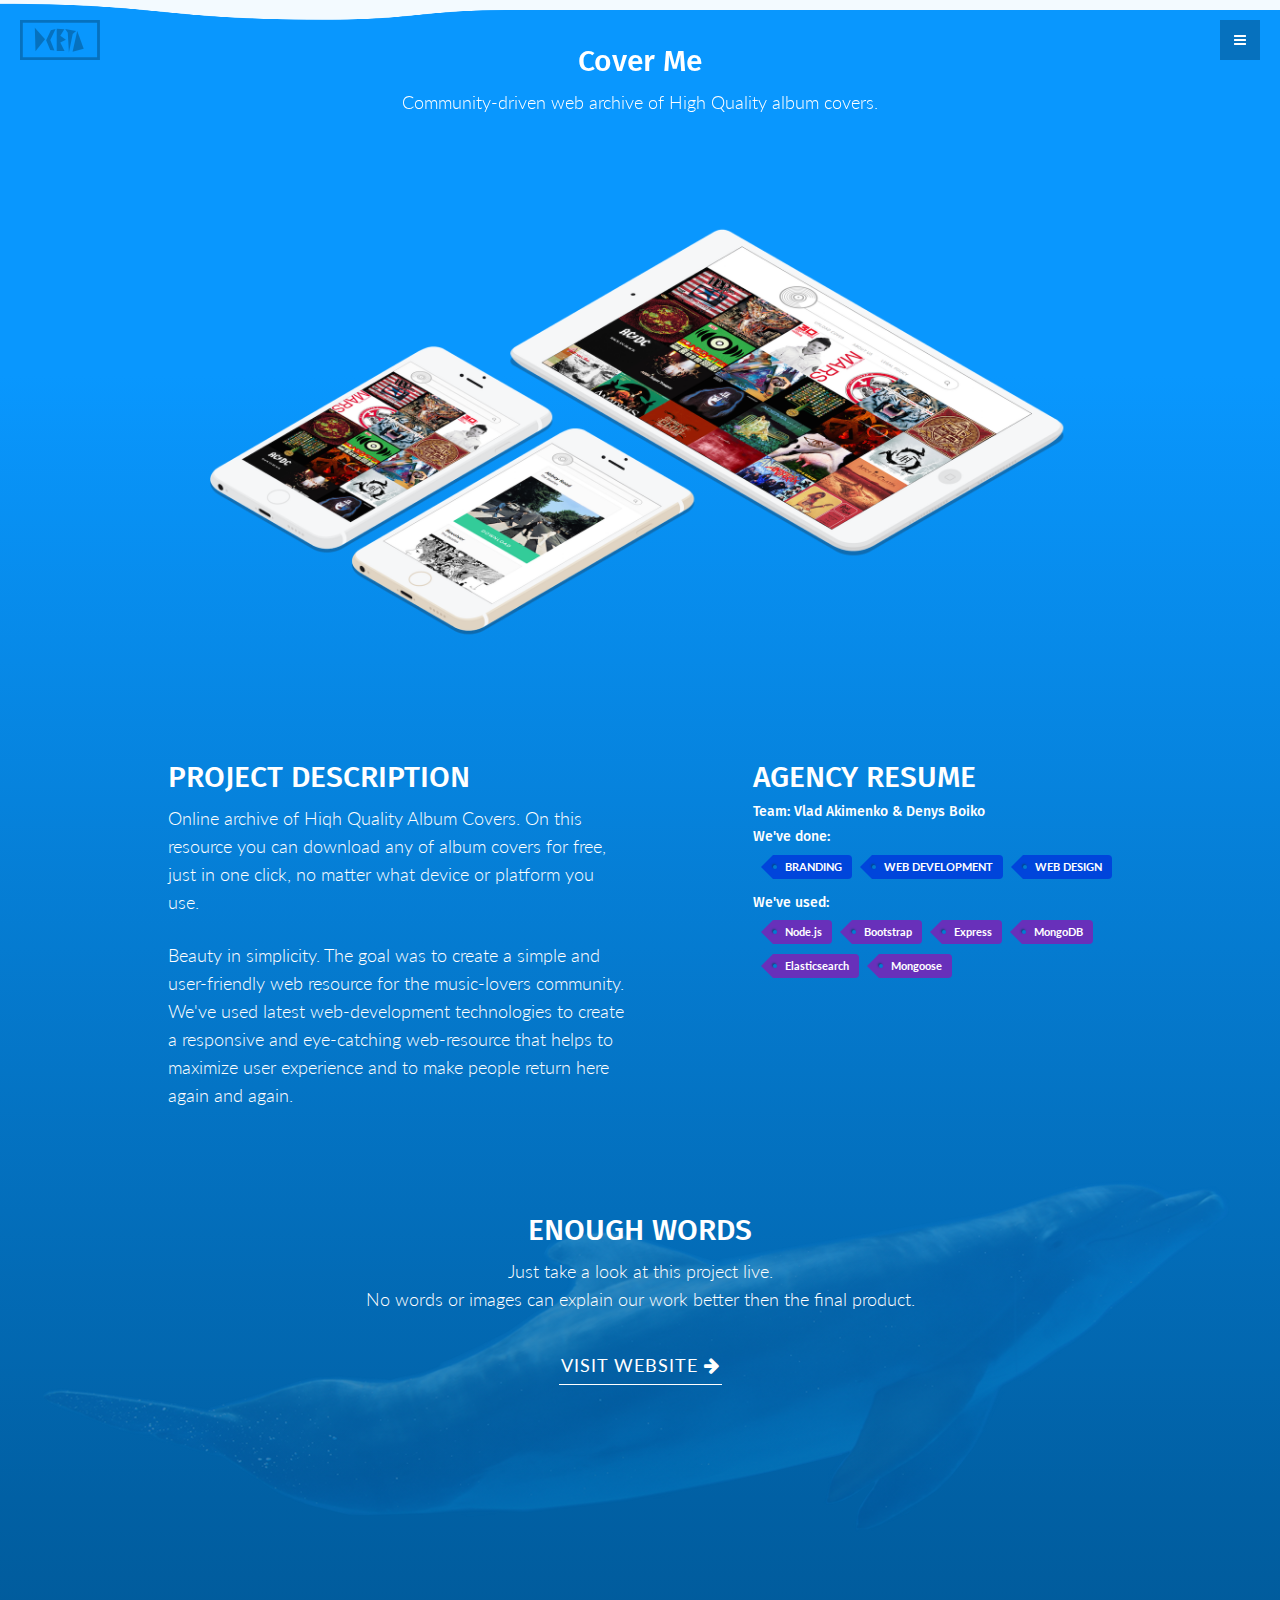
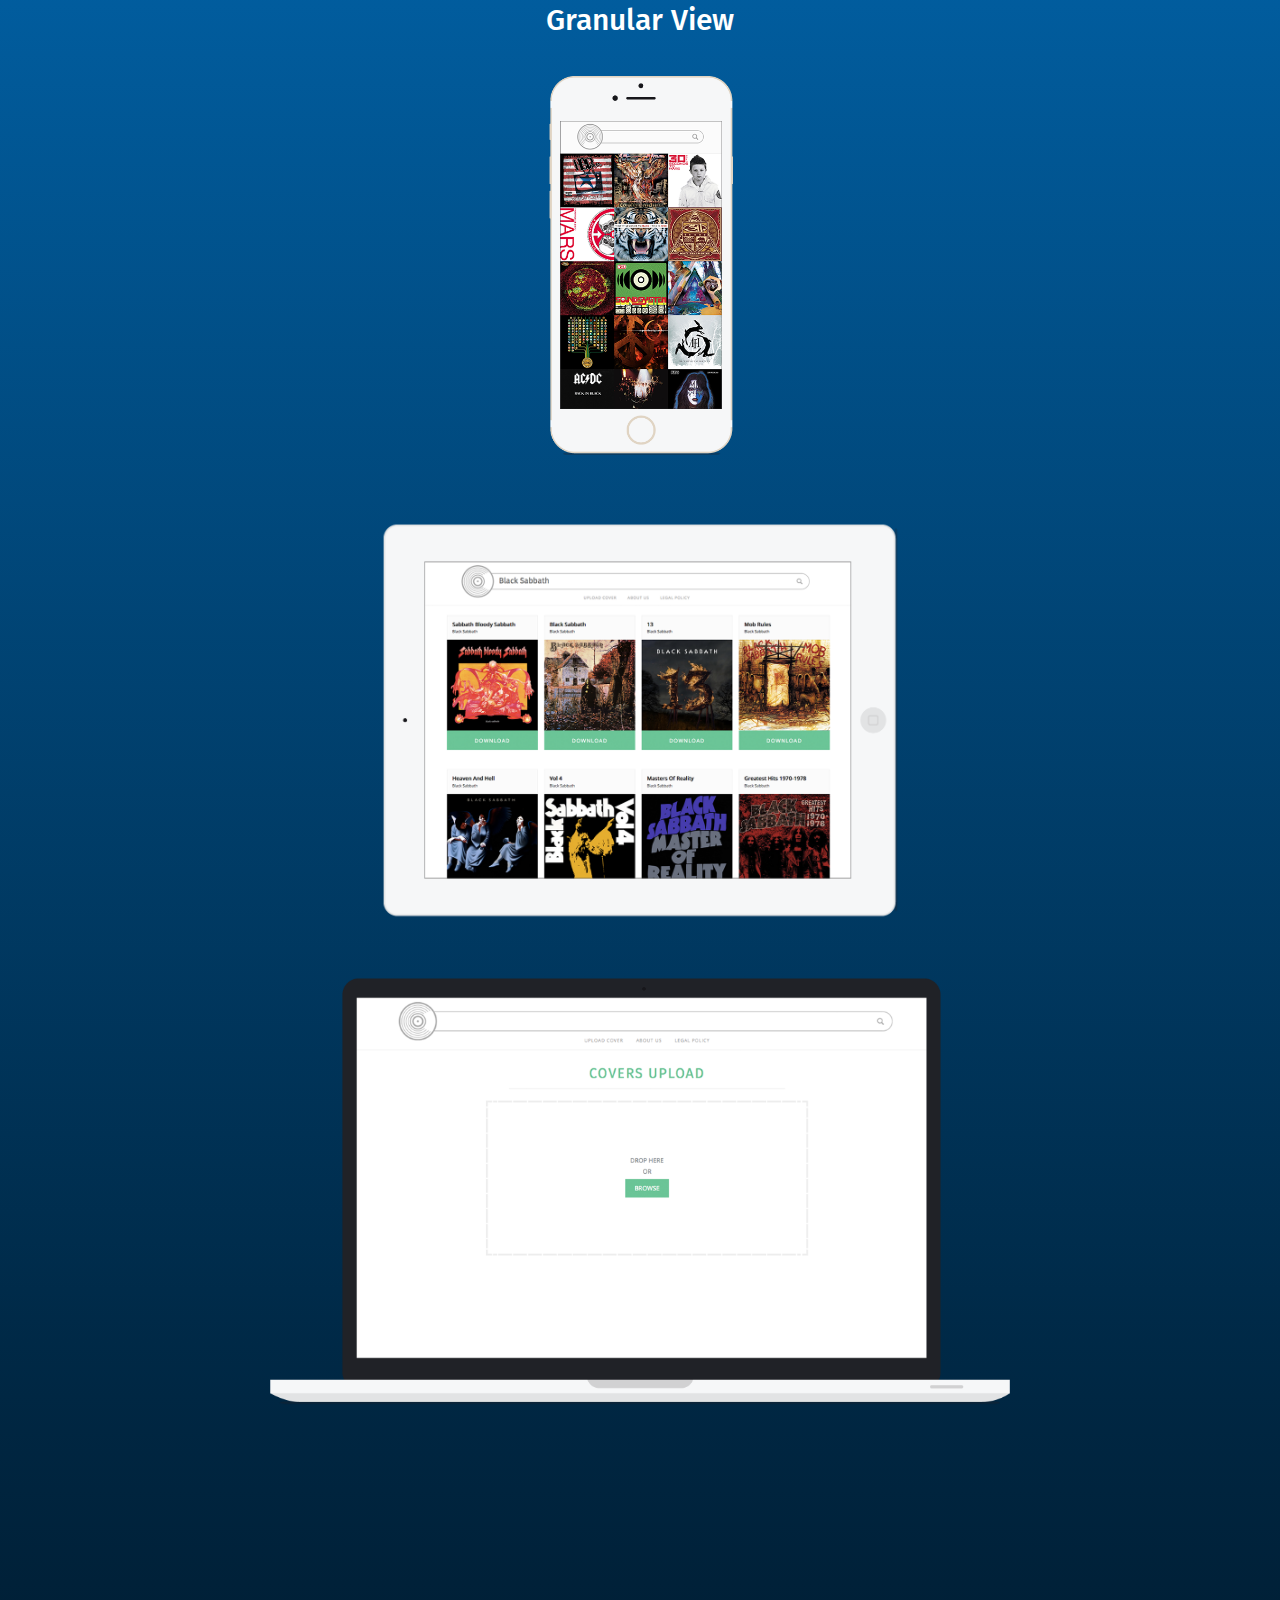
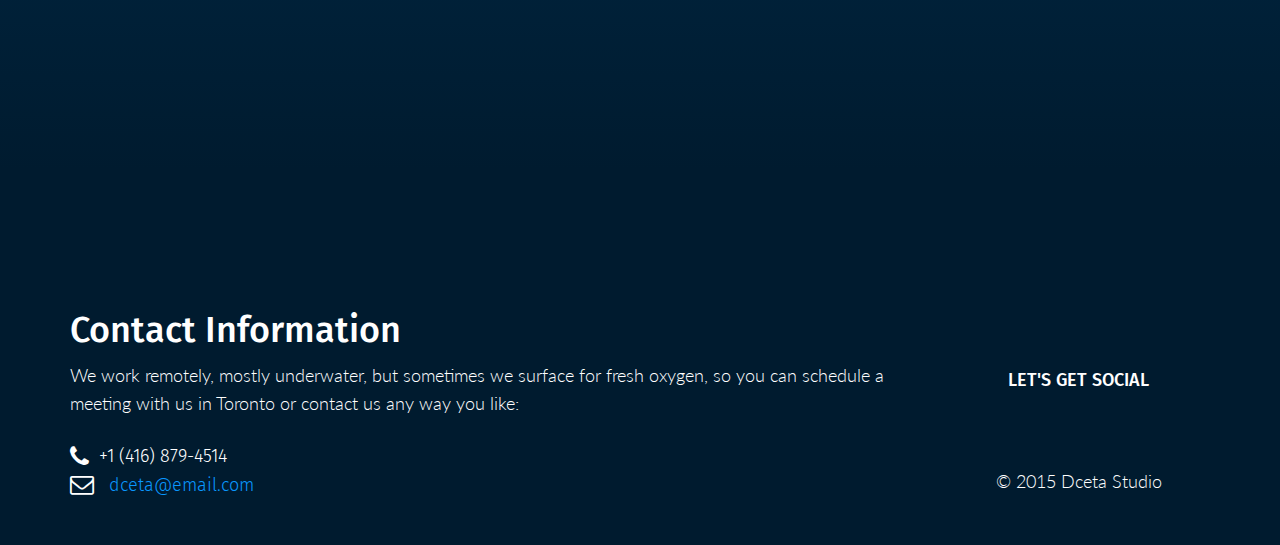
<file: cover-me.html>
<!DOCTYPE html>
<html lang="en">
<head>
    <meta charset="utf-8">
    <meta http-equiv="X-UA-Compatible" content="IE=edge">
    <meta name="viewport" content="width=device-width, initial-scale=1.0">

    <title>Cover Me - Dceta Studio Project</title>

    <meta name="description" content="Community-driven online archive of high-quality album covers.">

    <meta name="keywords" content="web design, web development, web design toronto, website design, responsive web design, graphic design toronto, ux design">
    <meta name="author" content="Dceta Studio">
    <meta name="robots" content="index, follow">

    <link rel="shortcut icon" href="assets/ico/favicon.png">

    <link href='http://fonts.googleapis.com/css?family=Fira+Sans:400,500,700' rel='stylesheet' type='text/css'>
    <link href='http://fonts.googleapis.com/css?family=Lato:300,400,700,300italic,400italic' rel='stylesheet' type='text/css'>
    <link href='http://fonts.googleapis.com/css?family=Raleway:400,300,700' rel='stylesheet' type='text/css'>

    <!-- HTML5 shim and Respond.js IE8 support of HTML5 elements and media queries -->
    <!--[if lt IE 9]>
    <script src="assets/js/html5shiv.js"></script>
    <script src="assets/js/respond.min.js"></script>
    <![endif]-->

    <!-- Bootstrap core CSS -->
    <link href="assets/css/bootstrap.css" rel="stylesheet">
    <link href="assets/css/animate.min.css" rel="stylesheet">
    <link href="assets/css/font-awesome.min.css" rel="stylesheet">

    <!-- Custom styles for this template -->
    <link type="text/css" rel="stylesheet" media="all" href="assets/css/uc.css" />
    <link href="assets/css/main.css" rel="stylesheet">
    <link href="assets/css/custom.css" rel="stylesheet">

    <script src="assets/js/jquery.min.js"></script>
    <script>
        (function(i,s,o,g,r,a,m){i['GoogleAnalyticsObject']=r;i[r]=i[r]||function(){
            (i[r].q=i[r].q||[]).push(arguments)},i[r].l=1*new Date();a=s.createElement(o),
                m=s.getElementsByTagName(o)[0];a.async=1;a.src=g;m.parentNode.insertBefore(a,m)
        })(window,document,'script','//www.google-analytics.com/analytics.js','ga');

        ga('create', 'UA-60676385-1', 'auto');
        ga('send', 'pageview');
    </script>
    <!-- Go to www.addthis.com/dashboard to customize your tools -->
    <script type="text/javascript" src="//s7.addthis.com/js/300/addthis_widget.js#pubid=ra-5501b2dc036a85bf" async="async"></script>
</head>

<body>
<div id="tp"></div>
<!-- Menu -->
<nav class="menu" id="theMenu">
    <div class="menu-wrap">
        <h1 class="logo"><a href="http://dceta.com" class="smoothScroll" title="Dceta Studio">Dceta Studio</a></h1>
        <!--<i class="fa fa-arrow-right menu-close"></i>-->
        <a href="about" class="smoothScroll" title="About Us">About Us</a>
        <a href="http://dceta.com#services" class="smoothScroll" title="Services">Services</a>
        <a href="http://dceta.com#portfolio" class="smoothScroll" title="Portfolio">Portfolio</a>
        <a href="http://dceta.com#pricing" class="smoothScroll" title="Pricing">Pricing</a>
        <a href="http://dceta.com#footer" class="smoothScroll" title="Contacts">Contacts</a>
        <a href="https://www.facebook.com/dcetas" title="Facebook"><span class="fa fa-facebook"></span></a>
        <a href="https://twitter.com/dcetas" title="Twitter"><span class="fa fa-twitter"></span></a>
        <a href="https://dribbble.com/dcetas" title="Dribbble"><span class="fa fa-dribbble"></span></a>
        <a href="https://plus.google.com/+dcetas/about" title="Google+"><span class="fa fa-google-plus"></span></a>
        <a href="mailto:dceta@email.com" title="Mail"><span class="fa fa-envelope"></span></a>
    </div>

    <!-- Menu button -->
    <div id="menuToggle"><span class="fa fa-bars"></span></div>
</nav>


<div class="logo-main wow fadeInLeft" data-wow-duration="3s"  data-wow-delay="1s">
    <a href="#tp" class="smoothScroll" title="Dceta Studio">
        <svg version="1.1" id="Layer_1" xmlns="http://www.w3.org/2000/svg" x="0px" y="0px" width="80px" height="40px" viewBox="0 0 80 40" enable-background="new 0 0 80 40" xml:space="preserve">
            <polygon opacity="0.25" points="57.232,10.927 63.709,28.63 52.577,31.844 "/>
            <polygon opacity="0.25" points="45.169,8.919 56.097,11.008 52.727,14.097 48.9,32.563 47.771,12.67 "/>
            <polygon opacity="0.25" points="36.741,30.95 36.741,8.732 44.313,9.14 40.315,15.835 45.865,19.841 40.299,22.499 44.518,31.092 "/>
            <polygon opacity="0.25" points="35.586,9.108 30.853,10.201 26.137,20.161 30.202,30.007 34.435,30.487 30.286,19.903 "/>
            <polygon opacity="0.25" points="14.825,7.733 25.028,19.284 15.495,31.264 "/>
            <path opacity="0.25" d="M79.921,40H0V0h79.921V40z M2.819,37.181h74.282V2.819H2.819V37.181z"/>
        </svg>
    </a>
</div>

<canvas id="ripple"></canvas>
<div id="ripple-control" style="height:300px"></div>

<div class="underwater">

<!--	 MAIN PROJECT SECTION
	<div id="sp">
		<div class="container">
			<div class="row" style="position: absolute; z-index: 100000000000;">
				<h2>Cover Me - HD Album Covers</h2>
			</div> row
		</div> /container
	</div> /portrwrap -->

	<!-- WELCOME SECTION -->
    <div class="container">
      <div class="row mt centered">
      	<div class="col-lg-8 col-lg-offset-2">
	        <h2>Cover Me</h2>
	        <p>Community-driven web archive of High Quality album covers.</p>
      	</div>
      </div><!-- /row -->
    </div><!-- /.container -->
    
    <!-- MAC IMAGE -->
	<div class="container">
		<div class="row centered">
			<div class="col-lg-10 col-lg-offset-1">
				<img class="img-responsive" src="slider/cvrme.png" alt="Cvrme - WebApp">
			</div>
		</div>
	</div>


	<!-- CLIENT INFORMATION -->
	<div id="lg" style="padding-bottom:0px">
		<div class="container">
			<div class="row">
				<div class="col-lg-5 col-lg-offset-1 desc">
					<h3 style="text-transform: uppercase">Project description</h3>
					<p>Online archive of Hiqh Quality Album Covers. On this resource you can download any of album covers for free, just in one click, no matter what device or platform you use.</p>
					<p>Beauty in simplicity. The goal was to create a simple and user-friendly web resource for the music-lovers community. We've used latest web-development technologies to create a responsive and eye-catching web-resource that helps to maximize user experience and to make people return here again and again.</p>
				</div>
				
				<div class="col-lg-4 col-lg-offset-1 desc">
					<h3 style="text-transform: uppercase">Agency resume</h3>
					<!--<br>-->
					<h5 style="margin-top: 7px;">Team: Vlad Akimenko & Denys Boiko</h5>
					<h5 style="margin-top: 7px;">We've done:</h5>
                    <ul class="tags">
                        <li><span>BRANDING</span></li>
                        <li><span>WEB DEVELOPMENT</span></li>
                        <li><span>WEB DESIGN</span></li>
                    </ul>
					<h5 style="margin-top: 50px;">We've used:</h5>
                    <ul class="tags tags-2" style="margin-bottom: 10px;">
                        <li><span>Node.js</span></li>
                        <li><span>Bootstrap</span></li>
                        <li><span>Express</span></li>
                        <li><span>MongoDB</span></li>
                        <li><span>Elasticsearch</span></li>
                        <li><span>Mongoose</span></li>

                    </ul>
				</div>

			</div><!-- row -->
		</div><!-- container -->
	</div><!-- dg -->
	
	
	<!-- SINGLE PROJECT STANDOUT IMAGE -->
    <div id="services">

        <div class="container">

            <div class="row centered">
                <!-- class="wow fadeIn" data-wow-duration="1s"  data-wow-delay="0.5s"-->
                <h3 class="centered" style="text-transform: uppercase">Enough words</h3>
                <div class="col-lg-8 col-lg-offset-2">
                    <p>Just take a look at this project live.<br> No words or images can explain our work better then the final product.</p>
                    <a href="http://cvrme.com" class="external">Visit Website <span class="fa fa-arrow-right"></span></a>
                </div>
            </div><!-- row -->

        </div><!-- container -->

    </div><!-- services section -->
	
	<div class="container">
		<div class="row mt centered">
			<div class="col-lg-8 col-lg-offset-2">
				<h2>Granular View</h2>
				<ul class="process effect-2" id="process">
					<li><img style="max-height: 400px;" src="assets/img/sp/cvrme_p01.png" alt="Cover Me on Mobile Device"></li>
					<li><img style="max-height: 400px;" src="assets/img/sp/cvrme_p02.png" alt="Cover Me on Tablet"></li>
					<li><img style="max-height: 700px;" src="assets/img/sp/cvrme_p03.png" alt="Cover Me on Desktop"></li>
				</ul>
			</div><!-- col-lg-8 -->
		</div><!-- row -->
	</div><!-- container -->


    <div id="call" class="img-holder" data-image="assets/img/dividers/7.jpg">

        <div class="bg_call">
            <div class="container">
                <div class="row centered" style="-webkit-transform: translateZ(1px); -moz-transform: translateZ(1px); margin-top: 60px;">
                    <!-- class="wow fadeIn" data-wow-duration="1s"  data-wow-delay="0.5s"-->
                    <h4 class="centered" style="text-transform:uppercase;">Ready to start?</h4>
                    <div class="col-lg-8 col-lg-offset-2">
                        <p>Ready to start a project or really curious about our process? Let’s talk about your idea. We like to come prepared for our first conversation, so for starters, please fill out our project inquiry form in as much detail as possible.</p>
                        <button type="button" id="quote" class="btn btn-green btn-lg blue-btn quote" data-toggle="modal" data-target="#order">Get a Free Quote</button>
                    </div>
                </div><!-- row -->
            </div><!-- container -->
        </div>
    </div><!-- Call to action -->

    <!-- Modal -->
    <div class="modal fade" id="order" tabindex="-1" role="dialog" aria-labelledby="myModalLabel1" aria-hidden="true">
        <div class="modal-dialog">
            <div class="modal-content">
                <div class="modal-header">
                    <button type="button" class="close" data-dismiss="modal" aria-label="Close"><span aria-hidden="true">&times;</span></button>
                    <h4 class="modal-title" id="myModalLabel1">Just send it, the response will be quick</h4>
                </div>
                <div class="modal-body">
                    <form class="send-form">
                        <div class="row">
                            <div class="col-md-6">
                                <div class="form-group">
                                    <label for="name1">Name</label>
                                    <input id="name1" name="name" type="text" class="form-control" placeholder="Enter name" required="required" />
                                </div>
                                <div class="form-group">
                                    <label for="email1">Email Address</label>
                                    <div class="input-group">
                                        <span class="input-group-addon"><span class="glyphicon glyphicon-envelope"></span></span>
                                        <input id="email1" name="email" type="email" class="form-control" placeholder="Enter email" required="required" /></div>
                                </div>
                                <div class="form-group">
                                    <label for="subject1">Service</label>
                                    <select id="subject1" name="subject" class="form-control" required="required">
                                        <option value="" selected="">Choose only one at a time, please!</option>
                                        <option value="Web Development">Web Development</option>
                                        <option value="UI/UX">UI/UX</option>
                                        <option value="Graphic Design">Graphic Design</option>
                                        <option value="Branding">Branding</option>
                                    </select>
                                </div>
                            </div>
                            <div class="col-md-6">
                                <div class="form-group">
                                    <label for="message1">Message</label>
                                    <textarea id="message1" name="message" class="form-control" rows="9" cols="25" required="required" placeholder="Message"></textarea>
                                </div>
                            </div>
                            <div class="col-md-12">
                                <button type="submit" class="btn btn-primary pull-right blue-btn send" id="btnContactUs1">Send Message</button>
                            </div>
                        </div>
                    </form>
                </div>
            </div>
        </div>
    </div>

    <footer id="footer" class="footer">
        <div class="container">
            <div class="row mt">
                <div class="col-lg-6">
                    <h4>Contact Information</h4>
                </div>
            </div><!-- row -->
            <div class="row">
                <div class="col-lg-9 col-md-9 col-xs-12">
                    <p>We work remotely, mostly underwater, but sometimes we surface for fresh oxygen, so you can schedule a meeting with us in Toronto or contact us any way you like:</p>
                    <div class="contact">
                        <span class="fa fa-phone fa-lg"></span><span>+1 (416) 879-4514</span><br>
                        <span class="fa fa-envelope-o fa-lg"></span> <a href="mailto:dceta@email.com" title="Email">dceta@email.com</a>
                    </div><!--contact-->
                </div><!--col-lg-6-->
                <div class="social-block col-lg-3 col-md-3 col-xs-12">
                    <h5>Let's Get Social</h5>
                    <div class="social wow pulse" data-wow-duration="1s"  data-wow-delay="0.5s">
                        <a href="https://www.facebook.com/dcetas"><img src="assets/img/social/fb.png" alt="Facebook"></a>
                        <a href="https://twitter.com/dcetas"><img src="assets/img/social/twt.png" alt="Twitter"></a>
                        <a href="https://plus.google.com/+dcetas/about"><img src="assets/img/social/ggl.png" alt="Google+"></a>
                        <a href="https://www.behance.net/dcetas"><img src="assets/img/social/bhnc.png" alt="Behance"></a>
                        <a href="https://dribbble.com/dcetas"><img src="assets/img/social/drbbl.png" alt="Dribbble"></a>
                    </div>
                    <p style="text-align: center">© 2015 Dceta Studio</p>
                </div>
            </div><!-- row -->
            <!-- Go to www.addthis.com/dashboard to customize your tools -->
            <div class="addthis_native_toolbox" style="margin-bottom: 25px;"></div>
        </div><!-- container -->
    </footer>
    </div><!-- Underwater -->

    <!-- Bootstrap core JavaScript
    ================================================== -->
    <!-- Placed at the end of the document so the pages load faster -->

    <script src="assets/js/wow.min.js"></script>
    <script>
        new WOW().init();
    </script>
    <script src="assets/js/modernizr.custom.js"></script>
    <script src="assets/js/ripple.js"></script>
    <script src="assets/js/bootstrap.min.js"></script>
    <script src="assets/js/smoothscroll.js"></script>
    <script src="assets/js/main.js"></script>
    <script src="assets/js/masonry.pkgd.min.js"></script>
    <script src="assets/js/imagesloaded.js"></script>
    <script src="assets/js/classie.js"></script>
    <script src="assets/js/AnimOnScroll.js"></script>
    <script src="assets/js/jquery.imageScroll.min.js"></script>
    <script>
        var touch = Modernizr.touch;
        $('.img-holder').imageScroll({
            imageAttribute: (touch === true) ? 'image-mobile' : 'image',
            touch: touch,
            holderMaxHeight:350,
            speed: 0.6,
            parallax: true
        });
    </script>

<script>

    var downloadLink = document.getElementById('quote');
    addListener(downloadLink, 'click', function() {
        ga('send', 'event', 'button', 'click', 'quote');
    });


    function addListener(element, type, callback) {
        if (element.addEventListener) element.addEventListener(type, callback);
        else if (element.attachEvent) element.attachEvent('on' + type, callback);
    }

</script>

  </body>
</html>
</file>
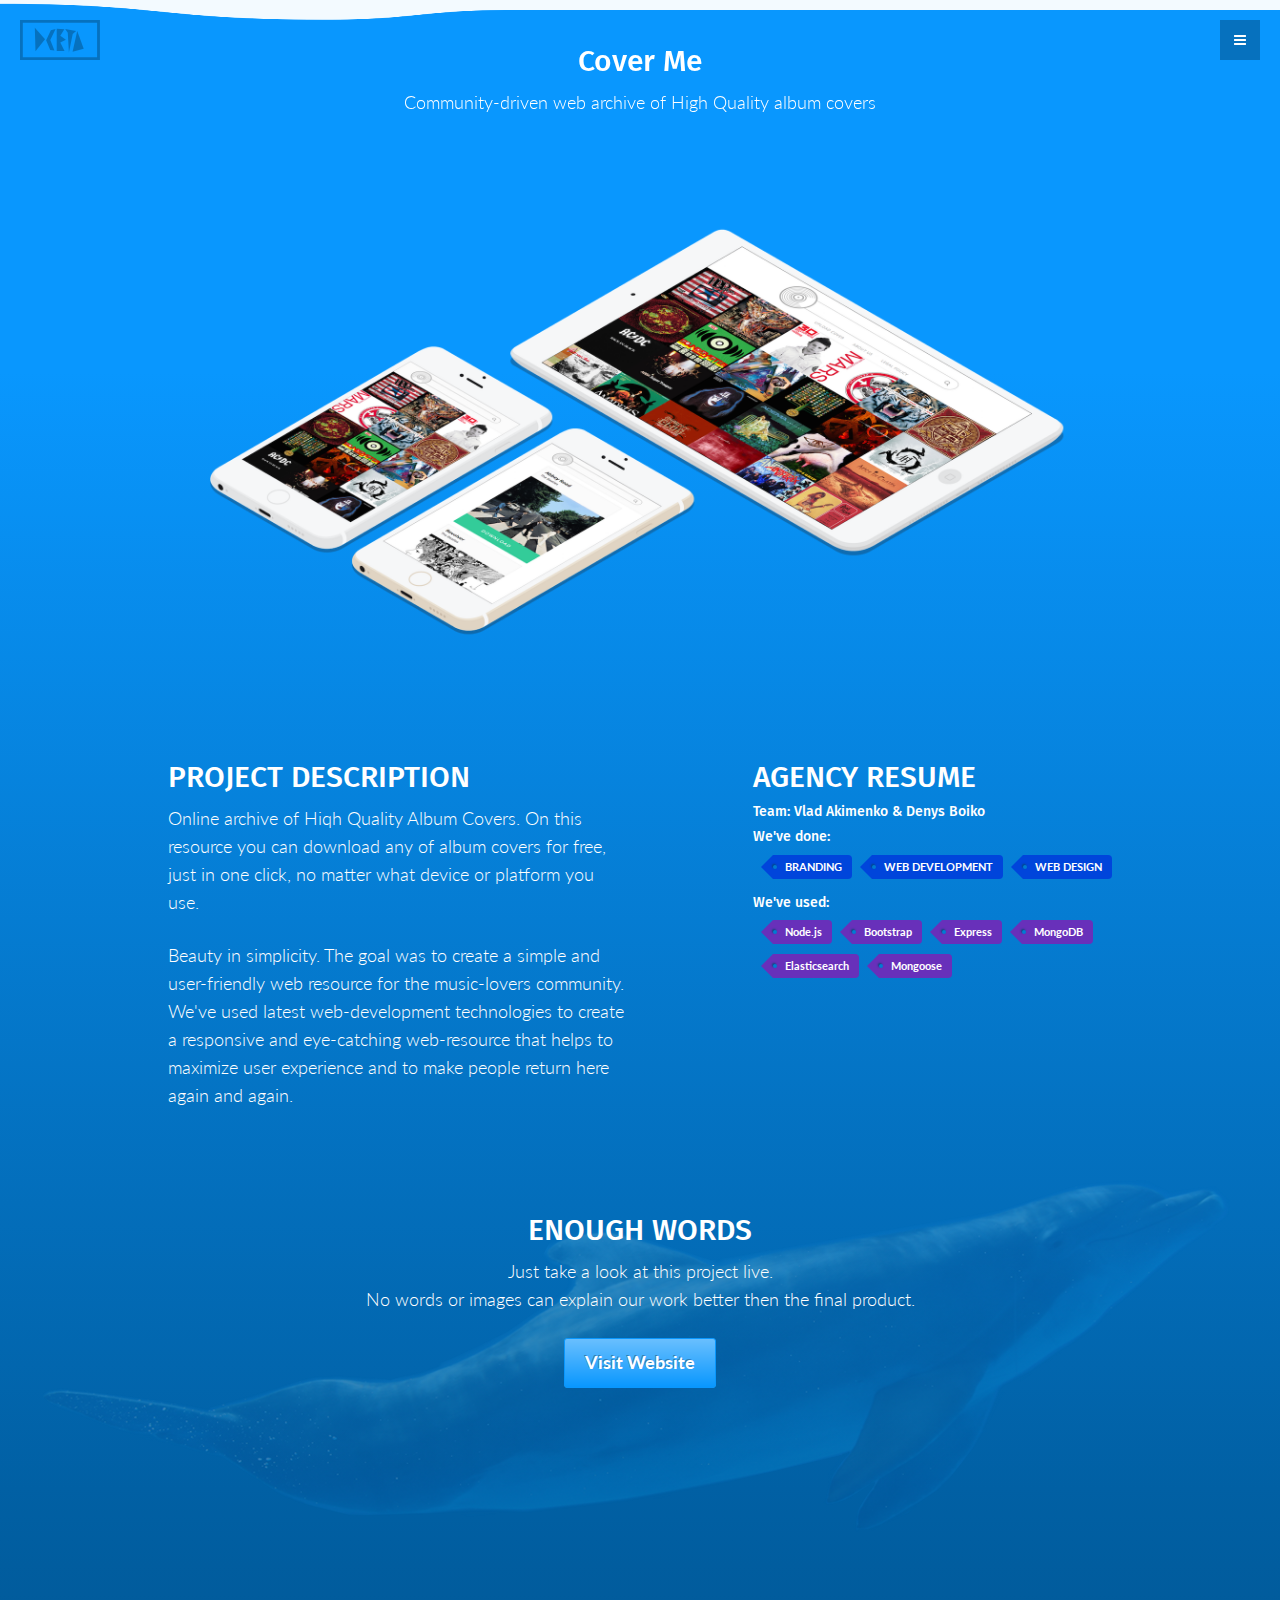
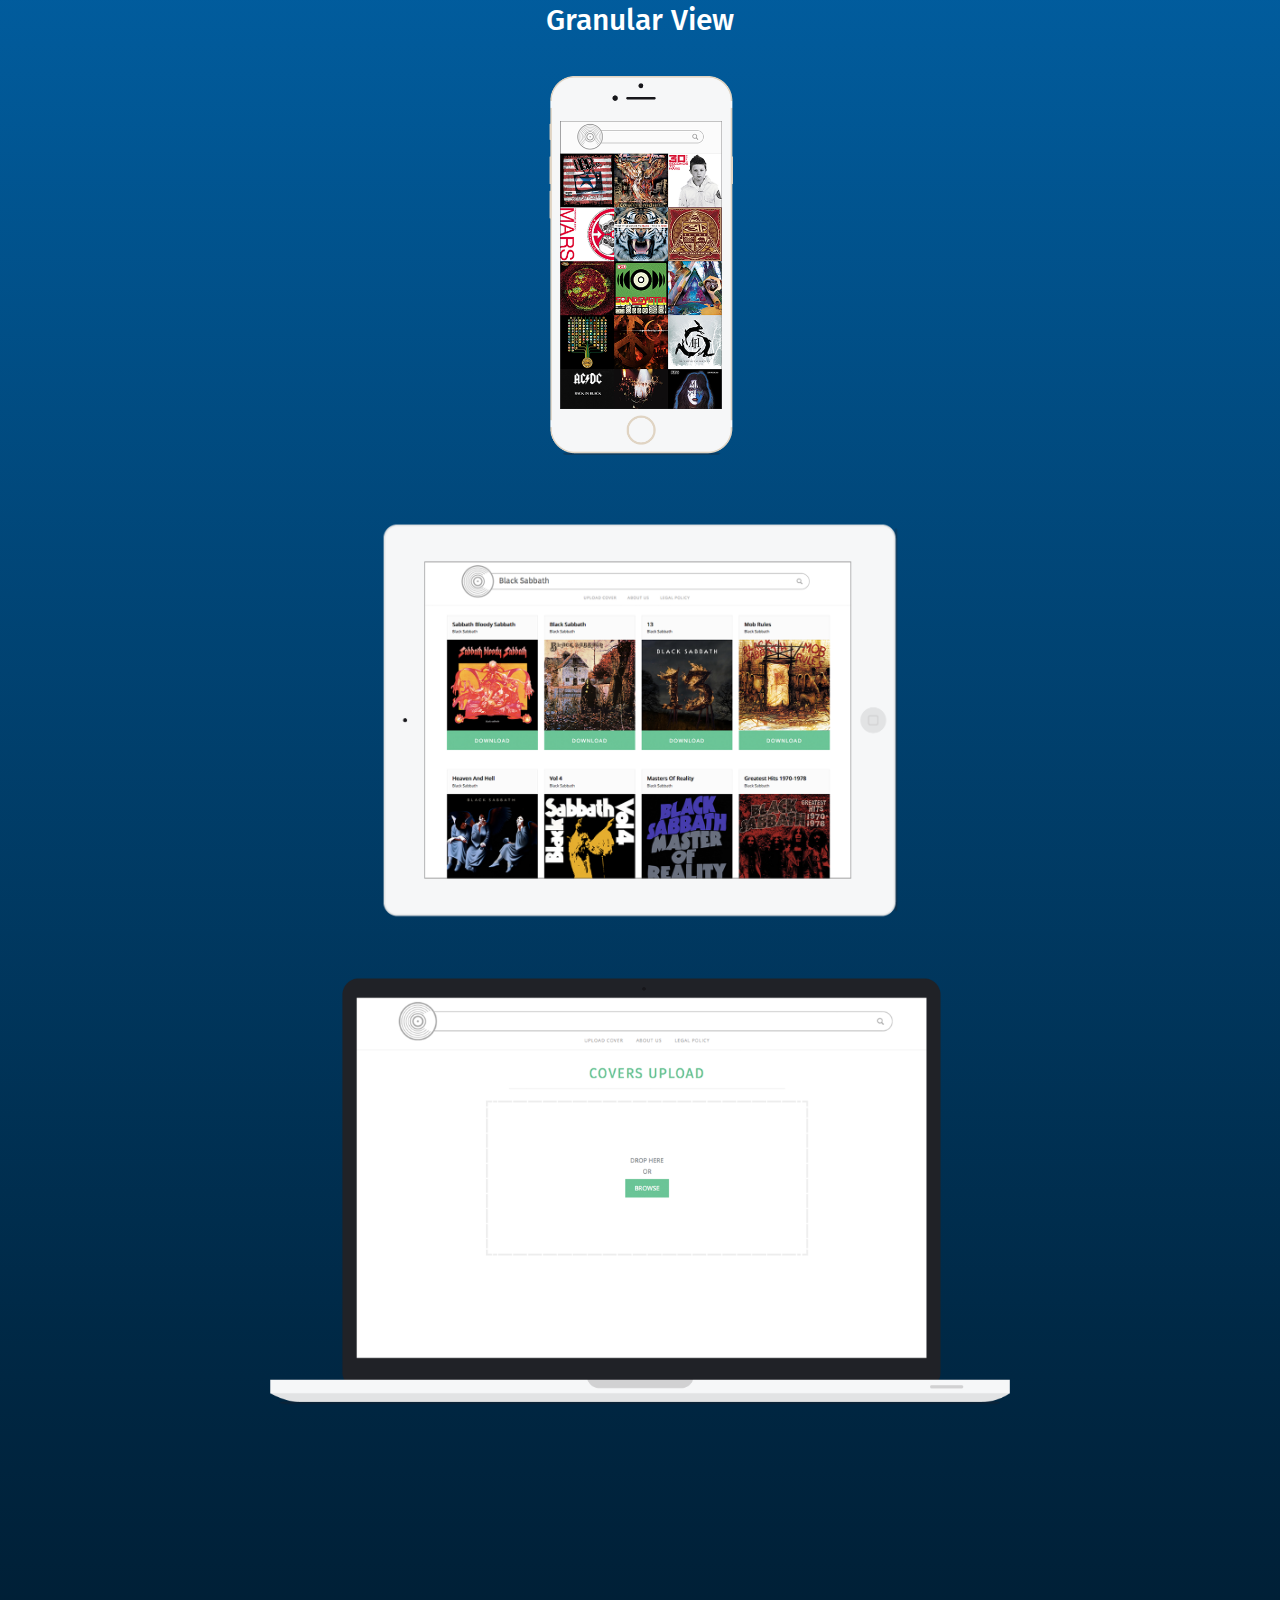
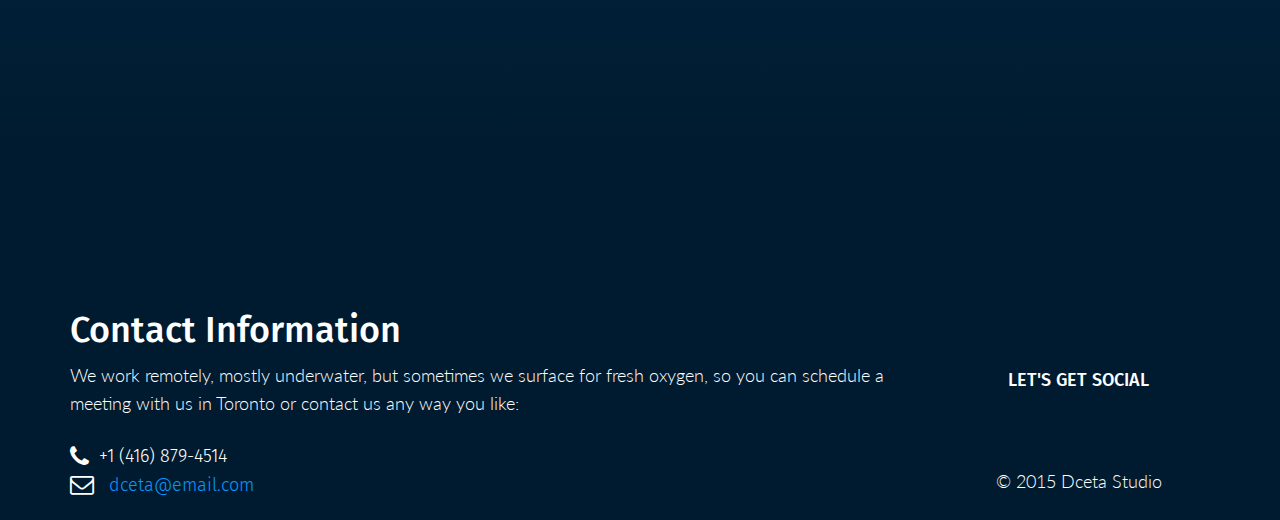
<file: cvrme.html>
<!DOCTYPE html>
<html lang="en">
<head>
    <meta charset="utf-8">
    <meta http-equiv="X-UA-Compatible" content="IE=edge">
    <meta name="viewport" content="width=device-width, initial-scale=1.0">

    <title>Dceta Studio - Web Design & Development in Toronto</title>

    <meta name="description" content="Web Design & Development in Toronto. We build modern and clean, responsive websites to help your business grow">

    <meta name="keywords" content="web design, web development, web design toronto, website design, responsive web design, graphic design toronto, ux design">
    <meta name="author" content="Dceta Studio">
    <meta name="robots" content="index, follow">

    <link rel="shortcut icon" href="assets/ico/favicon.png">

    <link href='http://fonts.googleapis.com/css?family=Fira+Sans:400,500,700' rel='stylesheet' type='text/css'>
    <link href='http://fonts.googleapis.com/css?family=Lato:300,400,700,300italic,400italic' rel='stylesheet' type='text/css'>
    <link href='http://fonts.googleapis.com/css?family=Raleway:400,300,700' rel='stylesheet' type='text/css'>

    <!-- HTML5 shim and Respond.js IE8 support of HTML5 elements and media queries -->
    <!--[if lt IE 9]>
    <script src="assets/js/html5shiv.js"></script>
    <script src="assets/js/respond.min.js"></script>
    <![endif]-->

    <!-- Bootstrap core CSS -->
    <link href="assets/css/bootstrap.css" rel="stylesheet">
    <link href="assets/css/animate.min.css" rel="stylesheet">
    <link href="assets/css/font-awesome.min.css" rel="stylesheet">

    <!-- Custom styles for this template -->
    <link type="text/css" rel="stylesheet" media="all" href="assets/css/uc.css" />
    <link href="assets/css/main.css" rel="stylesheet">
    <link href="assets/css/custom.css" rel="stylesheet">

    <script src="assets/js/jquery.min.js"></script>
    <script>
        (function(i,s,o,g,r,a,m){i['GoogleAnalyticsObject']=r;i[r]=i[r]||function(){
            (i[r].q=i[r].q||[]).push(arguments)},i[r].l=1*new Date();a=s.createElement(o),
                m=s.getElementsByTagName(o)[0];a.async=1;a.src=g;m.parentNode.insertBefore(a,m)
        })(window,document,'script','//www.google-analytics.com/analytics.js','ga');

        ga('create', 'UA-60676385-1', 'auto');
        ga('send', 'pageview');

        $('.quote').on('click', function() {
            ga('send', 'event', 'button', 'click', 'quote');
        });

    </script>

</head>

<body>
<a id="tp"></a>
<!-- Menu -->
<nav class="menu" id="theMenu">
    <div class="menu-wrap">
        <h1 class="logo"><a href="http://dceta.com" class="smoothScroll">DCETA Studio</a></h1>
        <!--<i class="fa fa-arrow-right menu-close"></i>-->
        <a href="about" class="smoothScroll">About Us</a>
        <a href="http://dceta.com#services" class="smoothScroll">Services</a>
        <a href="http://dceta.com#portfolio" class="smoothScroll">Portfolio</a>
        <a href="http://dceta.com#pricing" class="smoothScroll">Pricing</a>
        <a href="http://dceta.com#footer" class="smoothScroll">Contacts</a>
        <a href="https://www.facebook.com/dcetas"><span class="fa fa-facebook"></span></a>
        <a href="https://twitter.com/dcetas"><span class="fa fa-twitter"></span></a>
        <a href="https://dribbble.com/dcetas"><span class="fa fa-dribbble"></span></a>
        <a href="https://plus.google.com/+dcetas/about"><span class="fa fa-google-plus"></span></a>
        <a href="mailto:dceta@email.com"><span class="fa fa-envelope"></span></a>
    </div>

    <!-- Menu button -->
    <div id="menuToggle"><span class="fa fa-bars"></span></div>
</nav>


<div class="logo-main wow fadeInLeft" data-wow-duration="3s"  data-wow-delay="1s">
    <a href="#tp" class="smoothScroll"><svg version="1.1" id="Layer_1" xmlns="http://www.w3.org/2000/svg" x="0px" y="0px"
	 width="80px" height="40px" viewBox="0 0 80 40" enable-background="new 0 0 80 40" xml:space="preserve">
<polygon opacity="0.25" points="57.232,10.927 63.709,28.63 52.577,31.844 "/>
<polygon opacity="0.25" points="45.169,8.919 56.097,11.008 52.727,14.097 48.9,32.563 47.771,12.67 "/>
<polygon opacity="0.25" points="36.741,30.95 36.741,8.732 44.313,9.14 40.315,15.835 45.865,19.841 40.299,22.499 44.518,31.092
	"/>
<polygon opacity="0.25" points="35.586,9.108 30.853,10.201 26.137,20.161 30.202,30.007 34.435,30.487 30.286,19.903 "/>
<polygon opacity="0.25" points="14.825,7.733 25.028,19.284 15.495,31.264 "/>
<path opacity="0.25" d="M79.921,40H0V0h79.921V40z M2.819,37.181h74.282V2.819H2.819V37.181z"/>
</svg>
    </a>

</div>

<canvas id="ripple"></canvas>
<div id="ripple-control" style="height:300px"></div>

<div class="underwater">

<!--	 MAIN PROJECT SECTION
	<div id="sp">
		<div class="container">
			<div class="row" style="position: absolute; z-index: 100000000000;">
				<h2>Cover Me - HD Album Covers</h2>
			</div> row
		</div> /container
	</div> /portrwrap -->

	<!-- WELCOME SECTION -->
    <div class="container">
      <div class="row mt centered">
      	<div class="col-lg-8 col-lg-offset-2">
	        <h2>Cover Me</h2>
	        <p>Community-driven web archive of High Quality album covers</p>
      	</div>
      </div><!-- /row -->
    </div><!-- /.container -->
    
    <!-- MAC IMAGE -->
	<div class="container">
		<div class="row centered">
			<div class="col-lg-10 col-lg-offset-1">
				<img class="img-responsive" src="slider/cvrme.png" alt="Cvrme - WebApp">
			</div>
		</div>
	</div>


	<!-- CLIENT INFORMATION -->
	<div id="lg" style="padding-bottom:0px">
		<div class="container">
			<div class="row">
				<div class="col-lg-5 col-lg-offset-1 desc">
					<h3 style="text-transform: uppercase">Project description</h3>
					<p>Online archive of Hiqh Quality Album Covers. On this resource you can download any of album covers for free, just in one click, no matter what device or platform you use.</p>
					<p>Beauty in simplicity. The goal was to create a simple and user-friendly web resource for the music-lovers community. We've used latest web-development technologies to create a responsive and eye-catching web-resource that helps to maximize user experience and to make people return here again and again.</p>
				</div>
				
				<div class="col-lg-4 col-lg-offset-1 desc">
					<h3 style="text-transform: uppercase">Agency resume</h3>
					<!--<br>-->
					<h5 style="margin-top: 7px;">Team: Vlad Akimenko & Denys Boiko</h5>
					<h5 style="margin-top: 7px;">We've done:</h5>
                    <ul class="tags">
                        <li><span>BRANDING</span></li>
                        <li><span>WEB DEVELOPMENT</span></li>
                        <li><span>WEB DESIGN</span></li>
                    </ul>
					<h5 style="margin-top: 50px;">We've used:</h5>
                    <ul class="tags tags-2" style="margin-bottom: 10px;">
                        <li><span>Node.js</span></li>
                        <li><span>Bootstrap</span></li>
                        <li><span>Express</span></li>
                        <li><span>MongoDB</span></li>
                        <li><span>Elasticsearch</span></li>
                        <li><span>Mongoose</span></li>

                    </ul>
				</div>

			</div><!-- row -->
		</div><!-- container -->
	</div><!-- dg -->
	
	
	<!-- SINGLE PROJECT STANDOUT IMAGE -->
    <div id="services">

        <div class="container">

            <div class="row centered">
                <!-- class="wow fadeIn" data-wow-duration="1s"  data-wow-delay="0.5s"-->
                <h3 class="centered" style="text-transform: uppercase">Enough words</h3>
                <div class="col-lg-8 col-lg-offset-2">
                    <p>Just take a look at this project live.<br> No words or images can explain our work better then the final product.</p>
                    <a href="http://cvrme.com" class="btn btn-green btn-lg blue-btn">Visit Website</a>
                </div>
            </div><!-- row -->

        </div><!-- container -->

    </div><!-- services section -->
	
	<div class="container">
		<div class="row mt centered">
			<div class="col-lg-8 col-lg-offset-2">
				<h2>Granular View</h2>
				<ul class="process effect-2" id="process">
					<li><img style="max-height: 400px;" src="assets/img/sp/cvrme_p01.png" alt="Cover Me on Mobile Device"></li>
					<li><img style="max-height: 400px;" src="assets/img/sp/cvrme_p02.png" alt="Cover Me on Tablet"></li>
					<li><img style="max-height: 700px;" src="assets/img/sp/cvrme_p03.png" alt="Cover Me on Desktop"></li>
				</ul>
			</div><!-- col-lg-8 -->
		</div><!-- row -->
	</div><!-- container -->


    <div id="call" class="img-holder" data-image="assets/img/dividers/7.jpg">

        <div class="bg_call">
            <div class="container">
                <div class="row centered" style="-webkit-transform: translateZ(1px); -moz-transform: translateZ(1px); margin-top: 60px;">
                    <!-- class="wow fadeIn" data-wow-duration="1s"  data-wow-delay="0.5s"-->
                    <h4 class="centered" style="text-transform:uppercase;">Ready to start?</h4>
                    <div class="col-lg-8 col-lg-offset-2">
                        <p>Ready to start a project or really curious about our process? Let’s talk about your idea. We like to come prepared for our first conversation, so for starters, please fill out our project inquiry form in as much detail as possible.</p>
                        <button type="button" class="btn btn-green btn-lg blue-btn quote" data-toggle="modal" data-target="#order">Get a Free Quote</button>
                    </div>
                </div><!-- row -->
            </div><!-- container -->
        </div>

    </div><!-- Call to action -->


    <footer id="footer" class="footer">
        <div class="container">
            <div class="row mt">
                <div class="col-lg-6">
                    <h4>Contact Information</h4>
                </div>
            </div><!-- row -->
            <div class="row">
                <div class="col-lg-9 col-md-9 col-xs-12">
                    <p>We work remotely, mostly underwater, but sometimes we surface for fresh oxygen, so you can schedule a meeting with us in Toronto or contact us any way you like:</p>
                    <div class="contact">
                        <span class="fa fa-phone fa-lg"></span><span>+1 (416) 879-4514</span><br>
                        <span class="fa fa-envelope-o fa-lg"></span> <a href="mailto:dceta@email.com">dceta@email.com</a>
                    </div><!--contact-->
                </div><!--col-lg-6-->
                <div class="social-block col-lg-3 col-md-3 col-xs-12">
                    <h5>LET'S GET SOCIAL</h5>
                    <div class="social wow pulse" data-wow-duration="1s"  data-wow-delay="0.5s">
                        <a href="https://www.facebook.com/dcetas"><img src="assets/img/social/fb.png" alt="Facebook"></a>
                        <a href="https://twitter.com/dcetas"><img src="assets/img/social/twt.png" alt="Twitter"></a>
                        <a href="https://plus.google.com/+dcetas/about"><img src="assets/img/social/ggl.png" alt="Google+"></a>
                        <a href="https://www.behance.net/dcetas"><img src="assets/img/social/bhnc.png" alt="Behance"></a>
                        <a href="https://dribbble.com/dcetas"><img src="assets/img/social/drbbl.png" alt="Dribbble"></a>
                    </div>
                    <p style="text-align: center">© 2015 Dceta Studio</p>
                </div>
            </div><!-- row -->

        </div><!-- container -->
    </footer>
    </div><!-- Underwater -->

    <!-- Bootstrap core JavaScript
    ================================================== -->
    <!-- Placed at the end of the document so the pages load faster -->

    <script src="assets/js/wow.min.js"></script>
    <script>
        new WOW().init();
    </script>
    <script src="assets/js/modernizr.custom.js"></script>
    <script src="assets/js/ripple.js"></script>
    <script src="assets/js/bootstrap.min.js"></script>
    <script src="assets/js/smoothscroll.js"></script>
    <script src="assets/js/main.js"></script>
    <script src="assets/js/masonry.pkgd.min.js"></script>
    <script src="assets/js/imagesloaded.js"></script>
    <script src="assets/js/classie.js"></script>
    <script src="assets/js/AnimOnScroll.js"></script>
    <script src="assets/js/jquery.imageScroll.min.js"></script>
    <script>
        var touch = Modernizr.touch;
        $('.img-holder').imageScroll({
            imageAttribute: (touch === true) ? 'image-mobile' : 'image',
            touch: touch,
            holderMaxHeight:350,
            speed: 0.6,
            parallax: true
        });
    </script>

  </body>
</html>
</file>
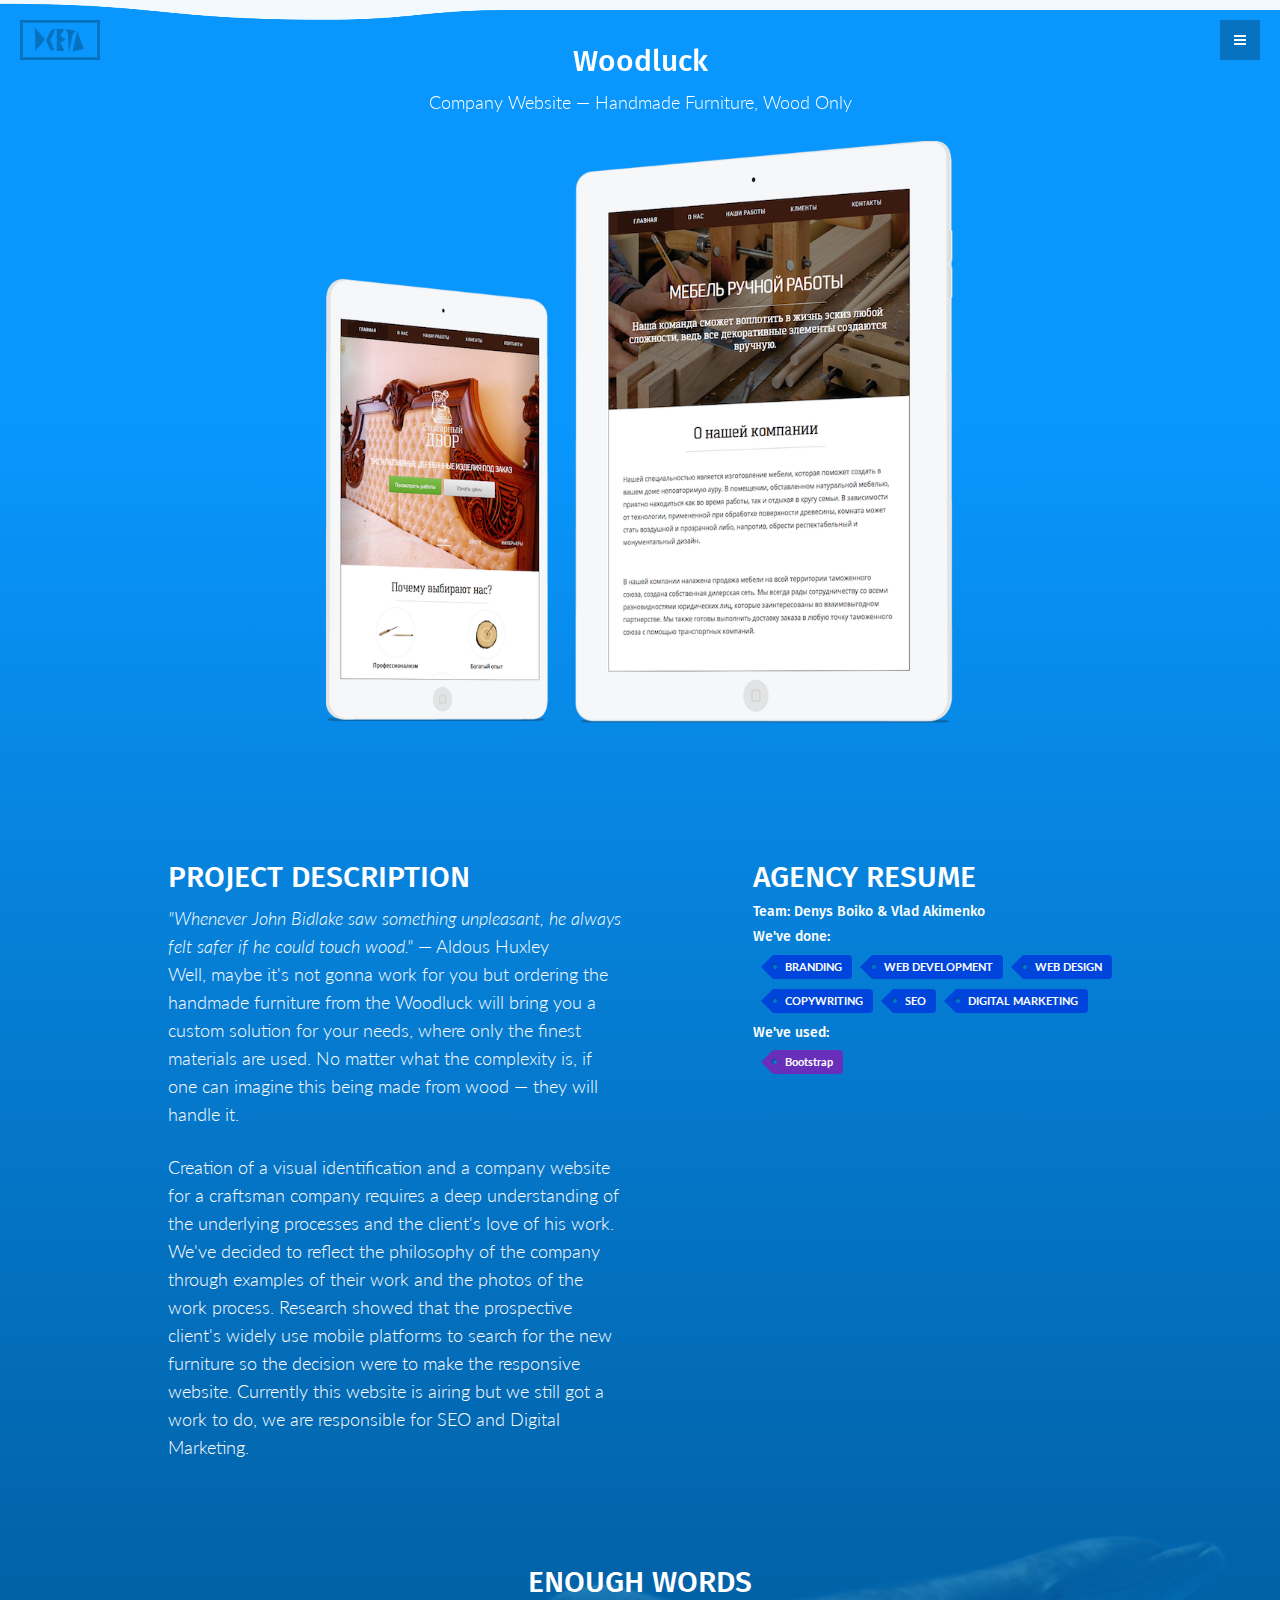
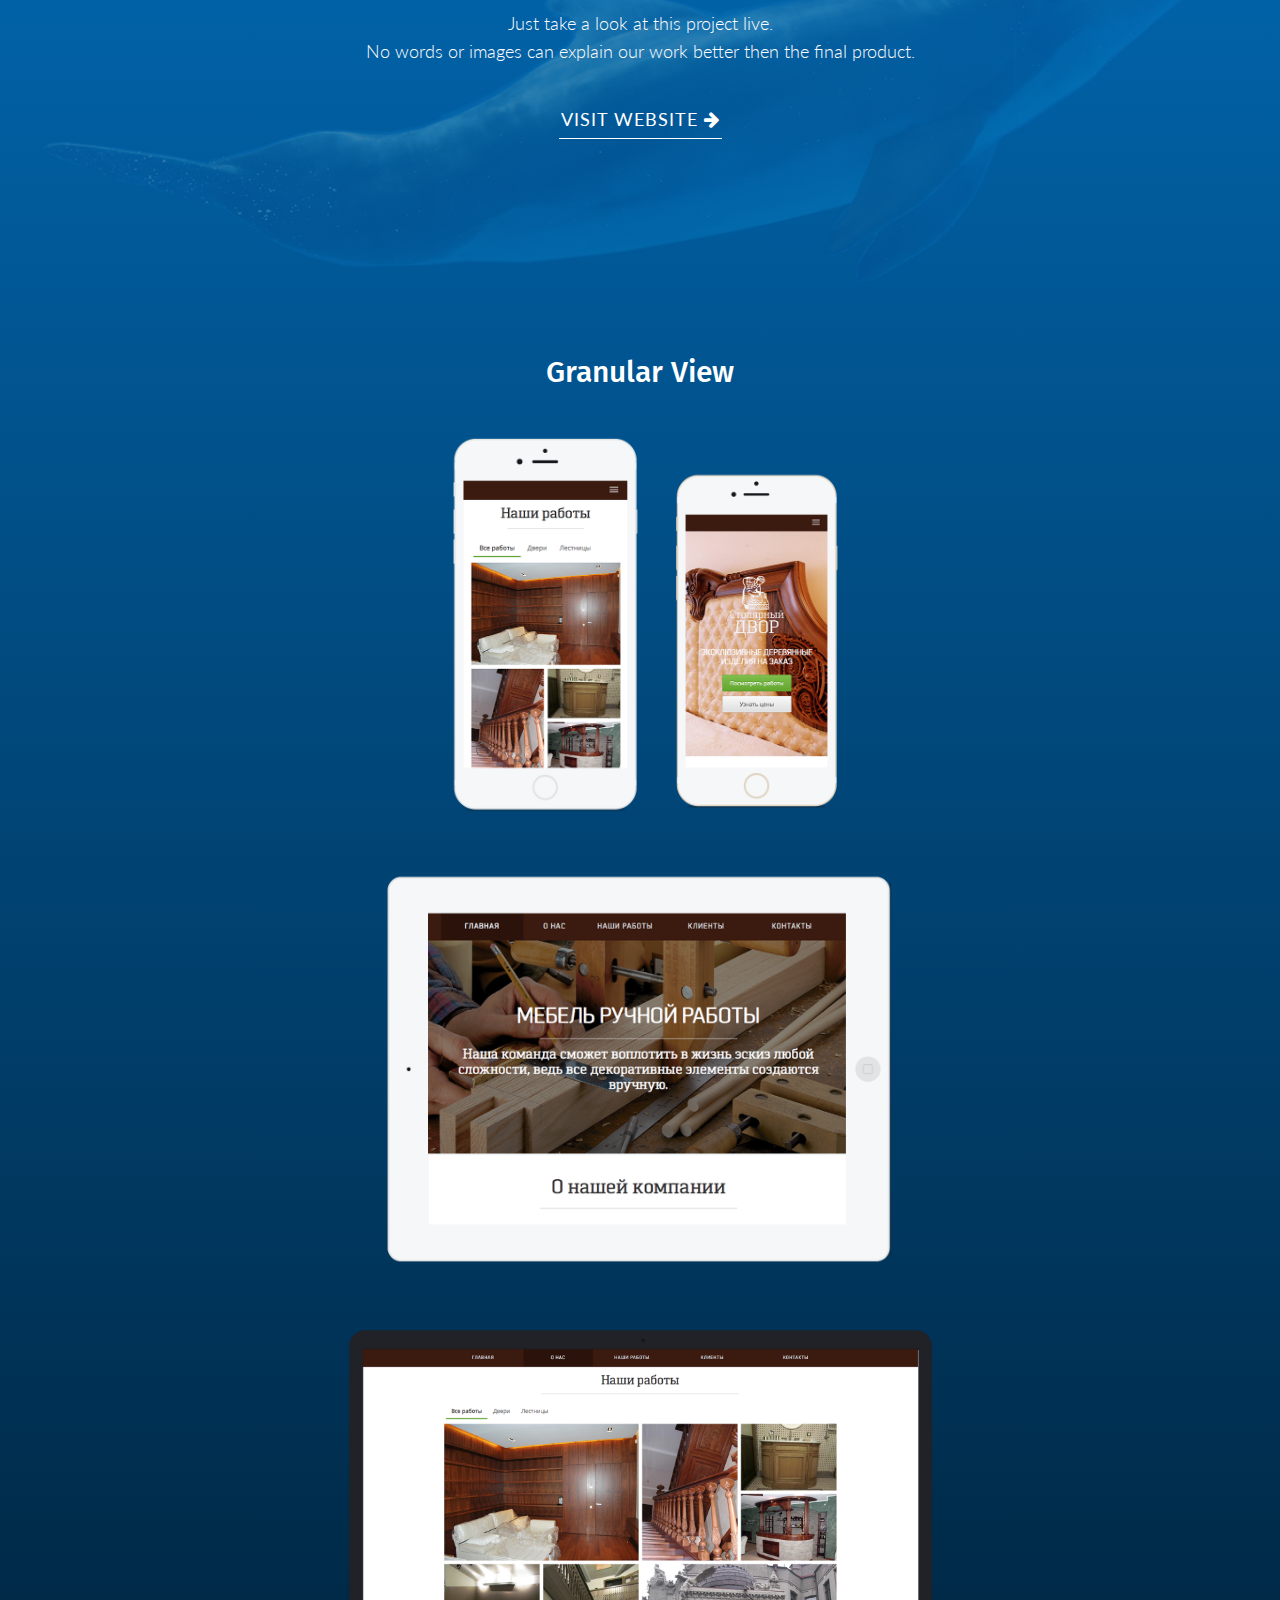
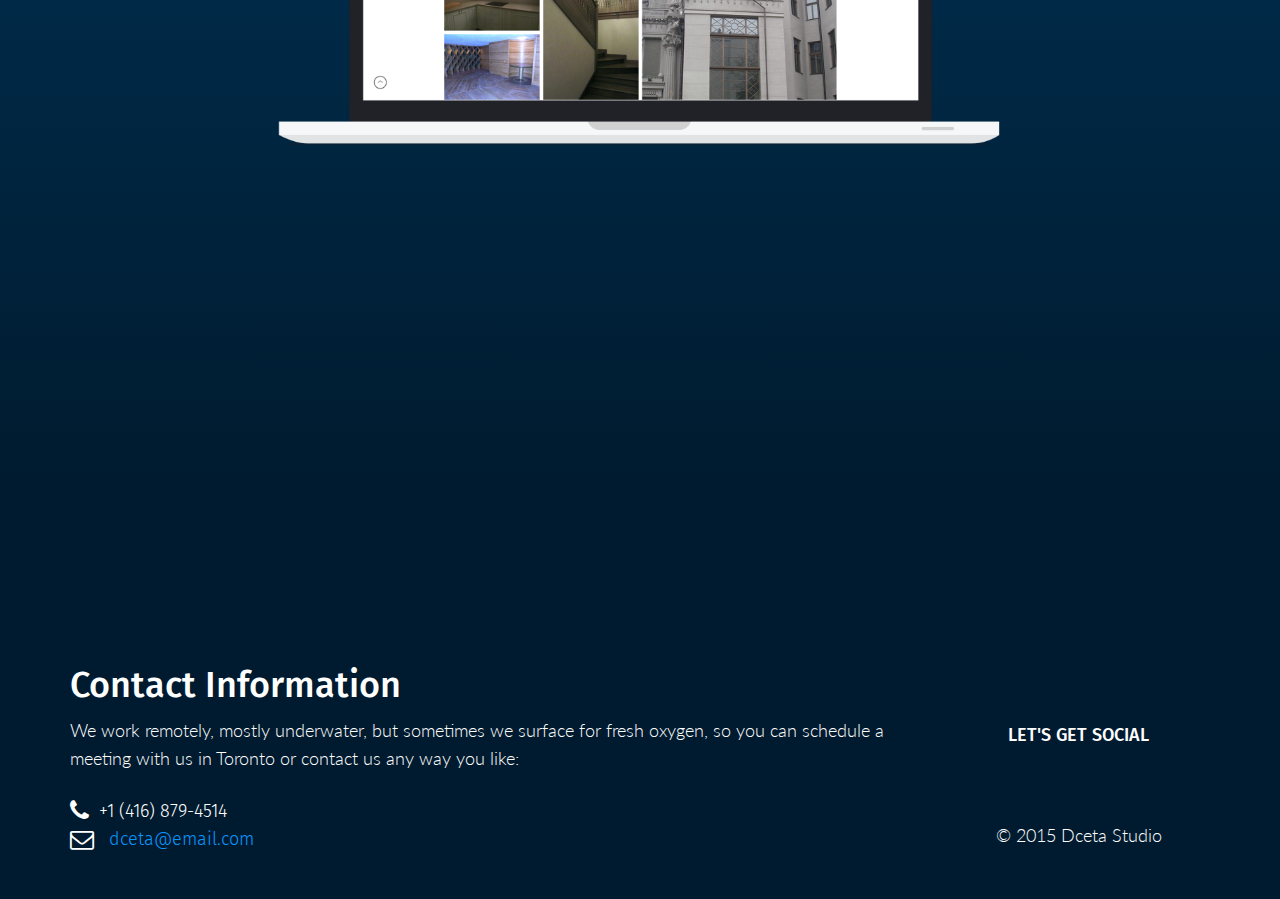
<file: woodluck.html>
<!DOCTYPE html>
<html lang="en">
<head>
    <meta charset="utf-8">
    <meta http-equiv="X-UA-Compatible" content="IE=edge">
    <meta name="viewport" content="width=device-width, initial-scale=1.0">

    <title>Woodluck - Dceta Studio Project</title>

    <meta name="description" content="A website to explore handmade furniture which is made by professionals from the Woodluck company.">

    <meta name="keywords" content="web design, web development, web design toronto, website design, responsive web design, graphic design toronto, ux design">
    <meta name="author" content="Dceta Studio">
    <meta name="robots" content="index, follow">

    <link rel="shortcut icon" href="assets/ico/favicon.png">

    <link href='http://fonts.googleapis.com/css?family=Fira+Sans:400,500,700' rel='stylesheet' type='text/css'>
    <link href='http://fonts.googleapis.com/css?family=Lato:300,400,700,300italic,400italic' rel='stylesheet' type='text/css'>
    <link href='http://fonts.googleapis.com/css?family=Raleway:400,300,700' rel='stylesheet' type='text/css'>

    <!-- HTML5 shim and Respond.js IE8 support of HTML5 elements and media queries -->
    <!--[if lt IE 9]>
    <script src="assets/js/html5shiv.js"></script>
    <script src="assets/js/respond.min.js"></script>
    <![endif]-->

    <!-- Bootstrap core CSS -->
    <link href="assets/css/bootstrap.css" rel="stylesheet">
    <link href="assets/css/animate.min.css" rel="stylesheet">
    <link href="assets/css/font-awesome.min.css" rel="stylesheet">

    <!-- Custom styles for this template -->
    <link type="text/css" rel="stylesheet" media="all" href="assets/css/uc.css" />
    <link href="assets/css/main.css" rel="stylesheet">
    <link href="assets/css/custom.css" rel="stylesheet">

    <script src="assets/js/jquery.min.js"></script>
    <script>
        (function(i,s,o,g,r,a,m){i['GoogleAnalyticsObject']=r;i[r]=i[r]||function(){
            (i[r].q=i[r].q||[]).push(arguments)},i[r].l=1*new Date();a=s.createElement(o),
                m=s.getElementsByTagName(o)[0];a.async=1;a.src=g;m.parentNode.insertBefore(a,m)
        })(window,document,'script','//www.google-analytics.com/analytics.js','ga');

        ga('create', 'UA-60676385-1', 'auto');
        ga('send', 'pageview');
    </script>
    <!-- Go to www.addthis.com/dashboard to customize your tools -->
    <script type="text/javascript" src="//s7.addthis.com/js/300/addthis_widget.js#pubid=ra-5501b2dc036a85bf" async="async"></script>
</head>

<body>
<div id="tp"></div>
<!-- Menu -->
<nav class="menu" id="theMenu">
    <div class="menu-wrap">
        <h1 class="logo"><a href="http://dceta.com" class="smoothScroll" title="Dceta Studio">Dceta Studio</a></h1>
        <!--<span class="fa fa-arrow-right menu-close"></span>-->
        <a href="about" class="smoothScroll" title="About Us">About Us</a>
        <a href="http://dceta.com#services" class="smoothScroll" title="Services">Services</a>
        <a href="http://dceta.com#portfolio" class="smoothScroll" title="Portfolio">Portfolio</a>
        <a href="http://dceta.com#pricing" class="smoothScroll" title="Pricing">Pricing</a>
        <a href="http://dceta.com#footer" class="smoothScroll" title="Contacts">Contacts</a>
        <a href="https://www.facebook.com/dcetas" title="Facebook"><span class="fa fa-facebook"></span></a>
        <a href="https://twitter.com/dcetas" title="Twitter"><span class="fa fa-twitter"></span></a>
        <a href="https://dribbble.com/dcetas" title="Dribbble"><span class="fa fa-dribbble"></span></a>
        <a href="https://plus.google.com/+dcetas/about" title="Google+"><span class="fa fa-google-plus"></span></a>
        <a href="mailto:dceta@email.com" title="Mail"><span class="fa fa-envelope"></span></a>
    </div>

    <!-- Menu button -->
    <div id="menuToggle"><span class="fa fa-bars"></span></div>
</nav>


<div class="logo-main wow fadeInLeft" data-wow-duration="3s"  data-wow-delay="1s">
    <a href="#tp" class="smoothScroll" title="Dceta Studio">
        <svg version="1.1" id="Layer_1" xmlns="http://www.w3.org/2000/svg" x="0px" y="0px" width="80px" height="40px" viewBox="0 0 80 40" enable-background="new 0 0 80 40" xml:space="preserve">
            <polygon opacity="0.25" points="57.232,10.927 63.709,28.63 52.577,31.844 "/>
            <polygon opacity="0.25" points="45.169,8.919 56.097,11.008 52.727,14.097 48.9,32.563 47.771,12.67 "/>
            <polygon opacity="0.25" points="36.741,30.95 36.741,8.732 44.313,9.14 40.315,15.835 45.865,19.841 40.299,22.499 44.518,31.092 "/>
            <polygon opacity="0.25" points="35.586,9.108 30.853,10.201 26.137,20.161 30.202,30.007 34.435,30.487 30.286,19.903 "/>
            <polygon opacity="0.25" points="14.825,7.733 25.028,19.284 15.495,31.264 "/>
            <path opacity="0.25" d="M79.921,40H0V0h79.921V40z M2.819,37.181h74.282V2.819H2.819V37.181z"/>
        </svg>
    </a>
</div>

<canvas id="ripple"></canvas>
<div id="ripple-control" style="height:300px"></div>

<div class="underwater">

	<!-- WELCOME SECTION -->
    <div class="container">
      <div class="row mt centered">
      	<div class="col-lg-8 col-lg-offset-2">
	        <h2>Woodluck</h2>
	        <p>Company Website — Handmade Furniture, Wood Only</p>
      	</div>
      </div><!-- /row -->
    </div><!-- /.container -->
    
    <!-- MAC IMAGE -->
	<div class="container">
		<div class="row centered">
			<div class="col-lg-10 col-lg-offset-1">
				<img style="max-height: 700px; margin: 0 auto;" class="img-responsive" src="slider/woodluck.png" alt="Woodluck - Responsive Company Website">
			</div>
		</div>
	</div>


	<!-- CLIENT INFORMATION -->
	<div id="lg" style="margin-top:-50px; padding-bottom:0px">
		<div class="container">
			<div class="row">
				<div class="col-lg-5 col-lg-offset-1 desc">
					<h3 style="text-transform: uppercase">Project description</h3>
					<p><em>"Whenever John Bidlake saw something unpleasant, he always felt safer if he could touch wood."</em> —  Aldous Huxley <br> Well, maybe it's not gonna work for you but ordering the handmade furniture from the Woodluck will bring you a custom solution for your needs, where only the finest materials are used. No matter what the complexity is, if one can imagine this being made from wood — they will handle it. </p>
					<p>Creation of a visual identification and a company website for a craftsman company requires a deep understanding of the underlying processes and the client's love of his work. We've decided to reflect the philosophy of the company through examples of their work and the photos of the work process. Research showed that the prospective client's widely use mobile platforms to search for the new furniture so the decision were to make the responsive website. Currently this website is airing but we still got a work to do, we are responsible for SEO and Digital Marketing.</p>
			    </div>
				
				<div class="col-lg-4 col-lg-offset-1 desc">
					<h3 style="text-transform: uppercase">Agency resume</h3>
					<h5 style="margin-top: 7px;">Team: Denys Boiko & Vlad Akimenko</h5>
					<h5 style="margin-top: 7px;">We've done:</h5>
                    <ul class="tags" style="height: 100%">
                        <li><span>BRANDING</span></li>
                        <li><span>WEB DEVELOPMENT</span></li>
                        <li><span>WEB DESIGN</span></li>
                        <li><span>COPYWRITING</span></li>
                        <li><span>SEO</span></li>
                        <li><span>DIGITAL MARKETING</span></li>
                    </ul>

					<h5 style="margin-top: 80px;">We've used:</h5>
                    <ul class="tags tags-2" style="margin-bottom: 10px;">
                        <li><span>Bootstrap</span></li>
                    </ul>
				</div>

			</div><!-- row -->
		</div><!-- container -->
	</div><!-- dg -->
	
	
	<!-- SINGLE PROJECT STANDOUT IMAGE -->
    <div id="services">

        <div class="container">

            <div class="row centered">
                <!-- class="wow fadeIn" data-wow-duration="1s"  data-wow-delay="0.5s"-->
                <h3 class="centered" style="text-transform: uppercase">Enough words</h3>
                <div class="col-lg-8 col-lg-offset-2">
                    <p>Just take a look at this project live.<br> No words or images can explain our work better then the final product.</p>
                    <p><a href="http://woodluck.com.ua" class="external">Visit Website <span class="fa fa-arrow-right"></span></a></p>
                </div>
            </div><!-- row -->

        </div><!-- container -->

    </div><!-- services section -->
	
	<div class="container">
		<div class="row mt centered">
			<div class="col-lg-8 col-lg-offset-2">
				<h2>Granular View</h2>
				<ul class="process effect-2" id="process">
					<li><img style="max-height: 400px;" src="assets/img/sp/woodluck_p01.png" alt="Woodluck on Mobile Device"></li>
					<li><img style="max-height: 400px;" src="assets/img/sp/woodluck_p02.png" alt="Woodluck on Tablet"></li>
					<li><img style="max-height: 700px;" src="assets/img/sp/woodluck_p03.png" alt="Woodluck on Desktop"></li>
				</ul>
			</div><!-- col-lg-8 -->
		</div><!-- row -->
	</div><!-- container -->


    <div id="call" class="img-holder" data-image="assets/img/dividers/7.jpg">

        <div class="bg_call">
            <div class="container">
                <div class="row centered" style="-webkit-transform: translateZ(1px); -moz-transform: translateZ(1px); margin-top: 60px;">
                    <!-- class="wow fadeIn" data-wow-duration="1s"  data-wow-delay="0.5s"-->
                    <h4 class="centered" style="text-transform:uppercase">Ready to start?</h4>
                    <div class="col-lg-8 col-lg-offset-2">
                        <p>Ready to start a project or really curious about our process? Let’s talk about your idea. We like to come prepared for our first conversation, so for starters, please fill out our project inquiry form in as much detail as possible.</p>
                        <button type="button" id="quote" class="btn btn-green btn-lg blue-btn quote" data-toggle="modal" data-target="#order">Get a Free Quote</button>
                    </div>
                </div><!-- row -->
            </div><!-- container -->
        </div>
    </div><!-- Call to action -->

    <!-- Modal -->
    <div class="modal fade" id="order" tabindex="-1" role="dialog" aria-labelledby="myModalLabel1" aria-hidden="true">
        <div class="modal-dialog">
            <div class="modal-content">
                <div class="modal-header">
                    <button type="button" class="close" data-dismiss="modal" aria-label="Close"><span aria-hidden="true">&times;</span></button>
                    <h4 class="modal-title" id="myModalLabel1">Just send it, the response will be quick</h4>
                </div>
                <div class="modal-body">
                    <form class="send-form">
                        <div class="row">
                            <div class="col-md-6">
                                <div class="form-group">
                                    <label for="name1">Name</label>
                                    <input id="name1" name="name" type="text" class="form-control" placeholder="Enter name" required="required" />
                                </div>
                                <div class="form-group">
                                    <label for="email1">Email Address</label>
                                    <div class="input-group">
                                        <span class="input-group-addon"><span class="glyphicon glyphicon-envelope"></span></span>
                                        <input id="email1" name="email" type="email" class="form-control" placeholder="Enter email" required="required" /></div>
                                </div>
                                <div class="form-group">
                                    <label for="subject1">Service</label>
                                    <select id="subject1" name="subject" class="form-control" required="required">
                                        <option value="" selected="">Choose only one at a time, please!</option>
                                        <option value="Web Development">Web Development</option>
                                        <option value="UI/UX">UI/UX</option>
                                        <option value="Graphic Design">Graphic Design</option>
                                        <option value="Branding">Branding</option>
                                    </select>
                                </div>
                            </div>
                            <div class="col-md-6">
                                <div class="form-group">
                                    <label for="message1">Message</label>
                                    <textarea id="message1" name="message" class="form-control" rows="9" cols="25" required="required" placeholder="Message"></textarea>
                                </div>
                            </div>
                            <div class="col-md-12">
                                <button type="submit" class="btn btn-primary pull-right blue-btn send" id="btnContactUs1">Send Message</button>
                            </div>
                        </div>
                    </form>
                </div>
            </div>
        </div>
    </div>

    <footer id="footer" class="footer">
        <div class="container">
            <div class="row mt">
                <div class="col-lg-6">
                    <h4>Contact Information</h4>
                </div>
            </div><!-- row -->
            <div class="row">
                <div class="col-lg-9 col-md-9 col-xs-12">
                    <p>We work remotely, mostly underwater, but sometimes we surface for fresh oxygen, so you can schedule a meeting with us in Toronto or contact us any way you like:</p>
                    <div class="contact">
                        <span class="fa fa-phone fa-lg"></span><span>+1 (416) 879-4514</span><br>
                        <span class="fa fa-envelope-o fa-lg"></span> <a href="mailto:dceta@email.com" title="Email">dceta@email.com</a>
                    </div><!--contact-->
                </div><!--col-lg-6-->
                <div class="social-block col-lg-3 col-md-3 col-xs-12">
                    <h5 style="text-align: center">Let's Get Social</h5>
                    <div class="social wow pulse" data-wow-duration="1s"  data-wow-delay="0.5s">
                        <a href="https://www.facebook.com/dcetas"><img src="assets/img/social/fb.png" alt="Facebook"></a>
                        <a href="https://twitter.com/dcetas"><img src="assets/img/social/twt.png" alt="Twitter"></a>
                        <a href="https://plus.google.com/+dcetas/about"><img src="assets/img/social/ggl.png" alt="Google+"></a>
                        <a href="https://www.behance.net/dcetas"><img src="assets/img/social/bhnc.png" alt="Behance"></a>
                        <a href="https://dribbble.com/dcetas"><img src="assets/img/social/drbbl.png" alt="Dribbble"></a>
                    </div>
                    <p style="text-align: center">© 2015 Dceta Studio</p>
                </div>
            </div><!-- row -->
            <!-- Go to www.addthis.com/dashboard to customize your tools -->
            <div class="addthis_native_toolbox" style="margin-bottom: 25px;"></div>
        </div><!-- container -->
    </footer>
    </div><!-- Underwater -->

    <!-- Bootstrap core JavaScript
    ================================================== -->
    <!-- Placed at the end of the document so the pages load faster -->

    <script src="assets/js/wow.min.js"></script>
    <script>
        new WOW().init();
    </script>
    <script src="assets/js/modernizr.custom.js"></script>
    <script src="assets/js/ripple.js"></script>
    <script src="assets/js/bootstrap.min.js"></script>
    <script src="assets/js/smoothscroll.js"></script>
    <script src="assets/js/main.js"></script>
    <script src="assets/js/masonry.pkgd.min.js"></script>
    <script src="assets/js/imagesloaded.js"></script>
    <script src="assets/js/classie.js"></script>
    <script src="assets/js/AnimOnScroll.js"></script>
    <script src="assets/js/jquery.imageScroll.min.js"></script>
    <script>
        var touch = Modernizr.touch;
        $('.img-holder').imageScroll({
            imageAttribute: (touch === true) ? 'image-mobile' : 'image',
            touch: touch,
            holderMaxHeight:350,
            speed: 0.6,
            parallax: true
        });
    </script>

<script>

    var downloadLink = document.getElementById('quote');
    addListener(downloadLink, 'click', function() {
        ga('send', 'event', 'button', 'click', 'quote');
    });


    function addListener(element, type, callback) {
        if (element.addEventListener) element.addEventListener(type, callback);
        else if (element.attachEvent) element.attachEvent('on' + type, callback);
    }

</script>

  </body>
</html>
</file>
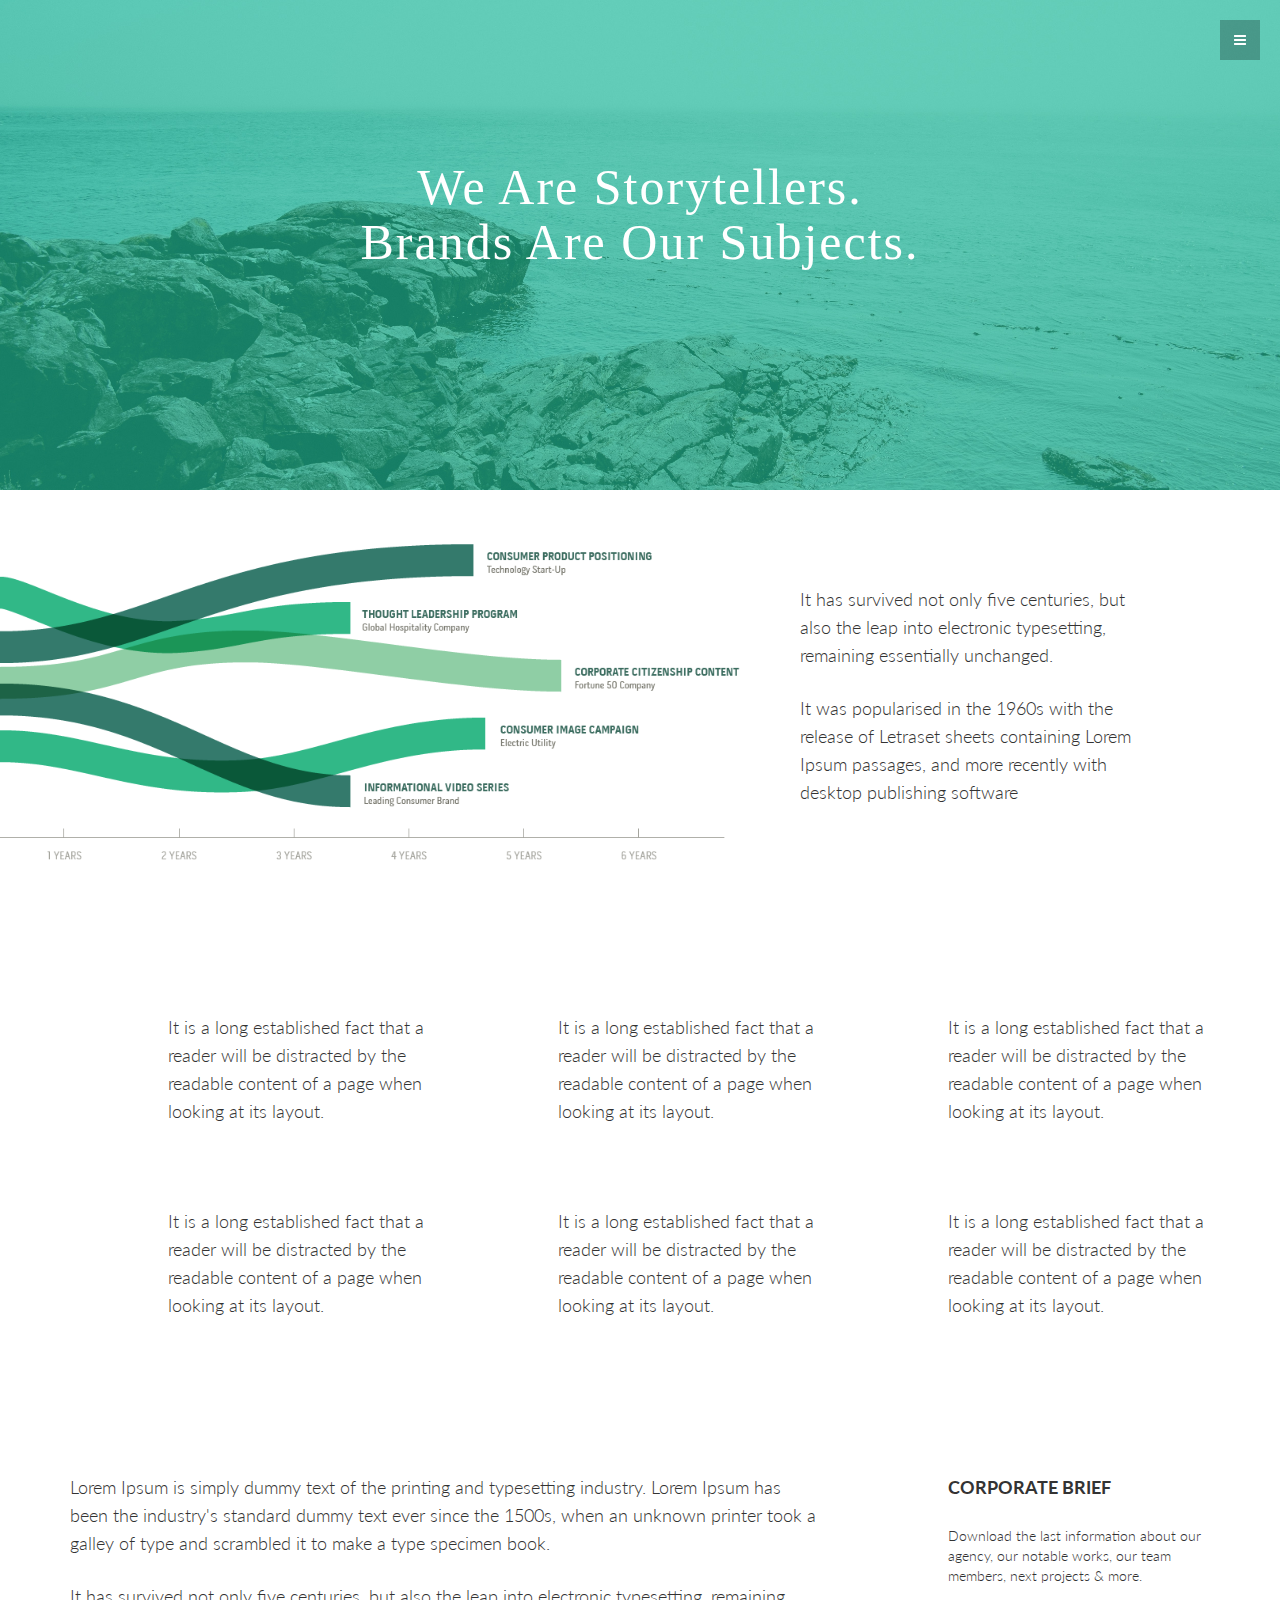
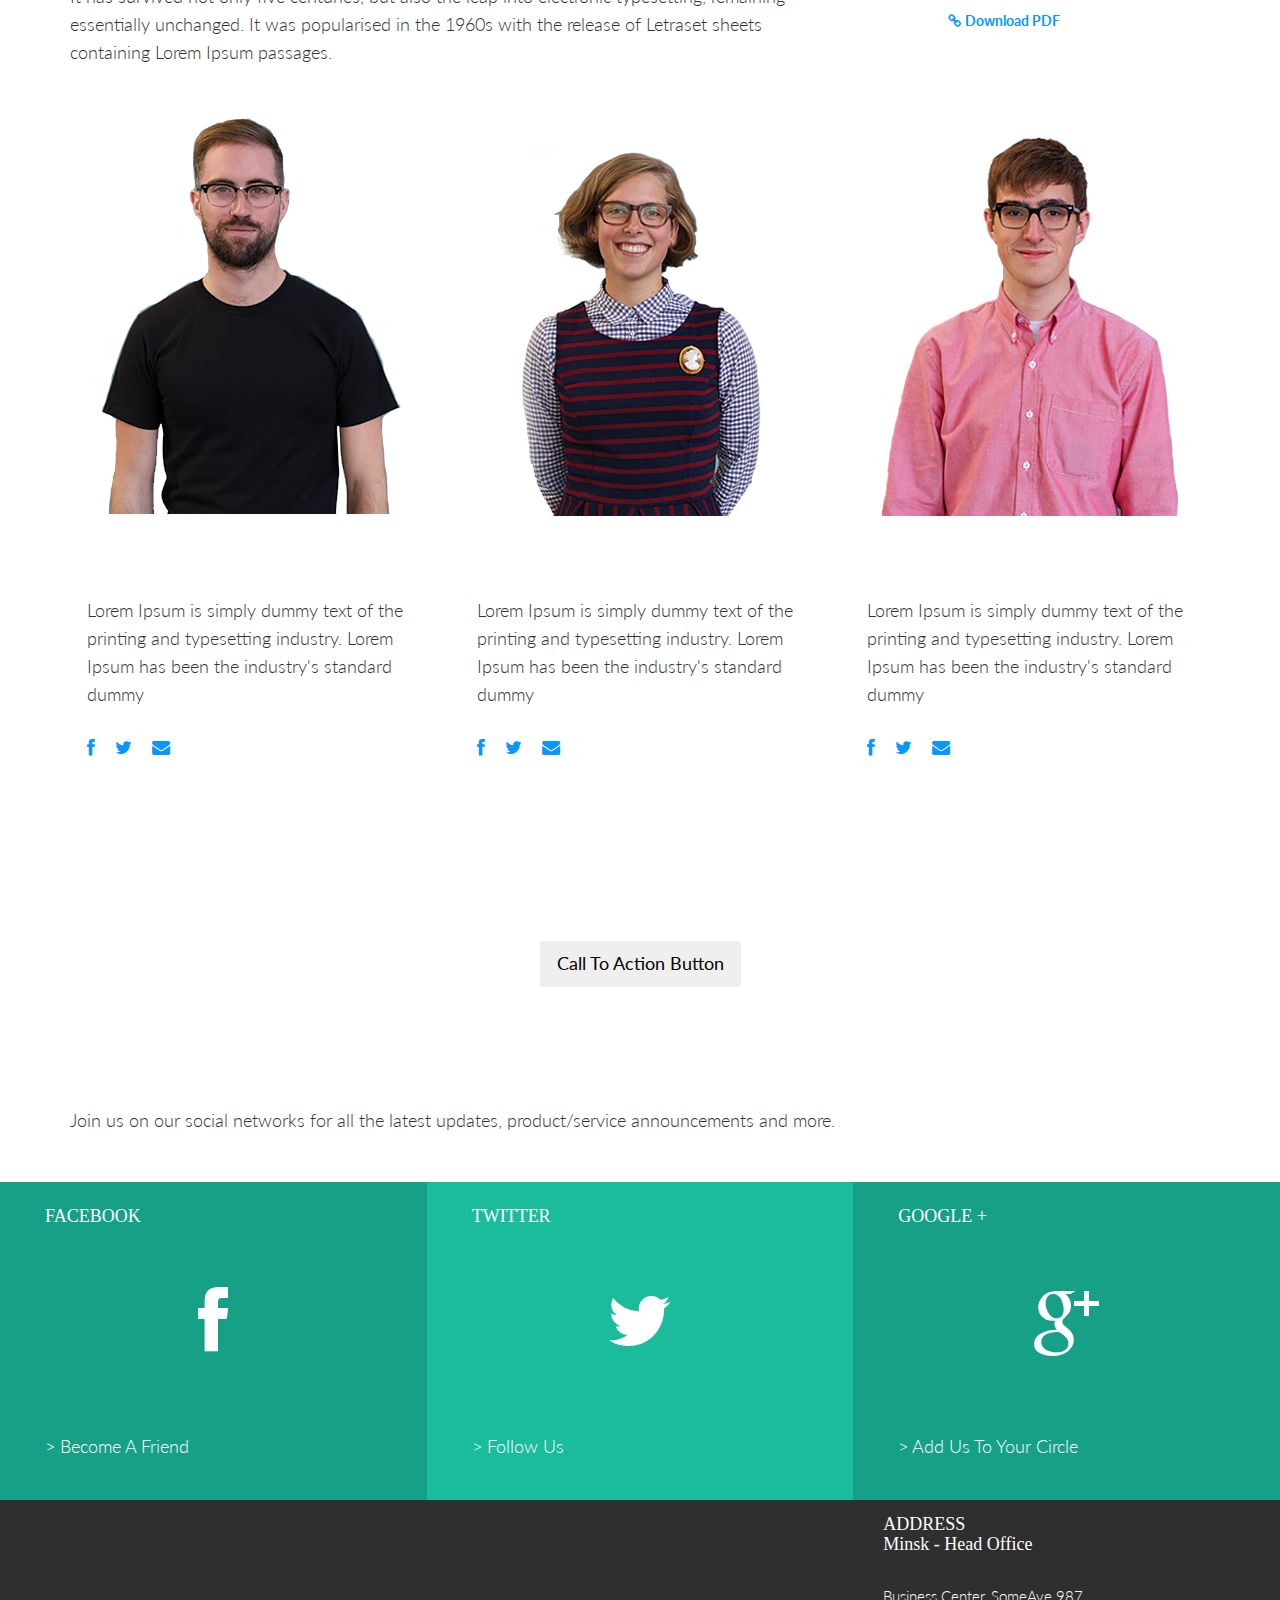
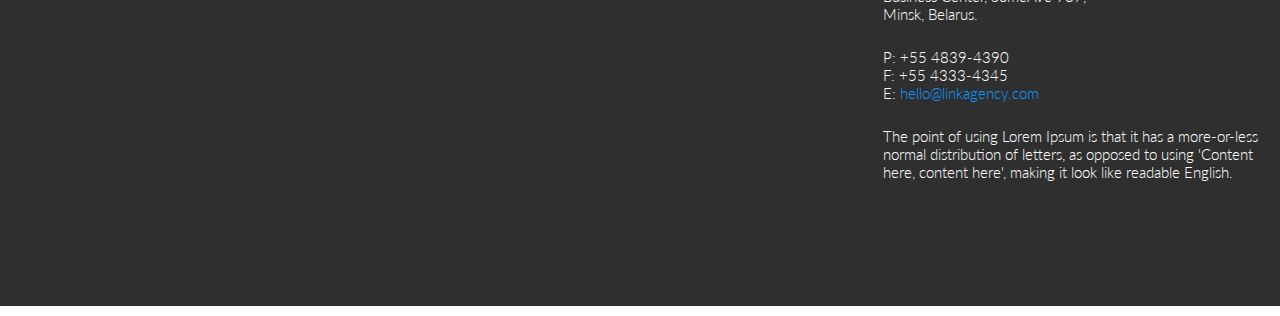
<file: theme-assets/theme-assets/about.html>
<!DOCTYPE html>
<html lang="en">
  <head>
    <meta charset="utf-8">
    <meta http-equiv="X-UA-Compatible" content="IE=edge">
    <meta name="viewport" content="width=device-width, initial-scale=1.0">
    <meta name="description" content="">
    <meta name="author" content="">
    <link rel="shortcut icon" href="assets/ico/favicon.png">

    <title>LINK - Agency Theme</title>

    <!-- Bootstrap core CSS -->
    <link href="assets/css/bootstrap.css" rel="stylesheet">

    <!-- Custom styles for this template -->
    <link href="assets/css/main.css" rel="stylesheet">

    <link href="assets/css/font-awesome.min.css" rel="stylesheet">

    <link href='http://fonts.googleapis.com/css?family=Lato:300,400,700,300italic,400italic' rel='stylesheet' type='text/css'>
    <link href='http://fonts.googleapis.com/css?family=Raleway:400,300,700' rel='stylesheet' type='text/css'>

    <!-- HTML5 shim and Respond.js IE8 support of HTML5 elements and media queries -->
    <!--[if lt IE 9]>
      <script src="https://oss.maxcdn.com/libs/html5shiv/3.7.0/html5shiv.js"></script>
      <script src="https://oss.maxcdn.com/libs/respond.js/1.3.0/respond.min.js"></script>
    <![endif]-->
    
    <script src="assets/js/modernizr.custom.js"></script>
    
  </head>

  <body>

	<!-- Menu -->
	<nav class="menu" id="theMenu">
		<div class="menu-wrap">
			<h1 class="logo"><a href="index.html#home">LINK</a></h1>
			<i class="fa fa-arrow-right menu-close"></i>
			<a href="index.html">Home</a>
			<a href="services.html">Services</a>
			<a href="portfolio.html">Portfolio</a>
			<a href="about.html">About</a>
			<a href="#contact">Contact</a>
			<a href="#"><i class="fa fa-facebook"></i></a>
			<a href="#"><i class="fa fa-twitter"></i></a>
			<a href="#"><i class="fa fa-dribbble"></i></a>
			<a href="#"><i class="fa fa-envelope"></i></a>
		</div>
		
		<!-- Menu button -->
		<div id="menuToggle"><i class="fa fa-bars"></i></div>
	</nav>
	
	<!-- MAIN IMAGE SECTION -->
	<div id="aboutwrap">
		<div class="container">
			<div class="row">
				<div class="col-lg-8 col-lg-offset-2">
					<h2>We Are Storytellers.<br/>
						Brands Are Our Subjects.
					</h2>
				</div>
			</div><!-- row -->
		</div><!-- /container -->
	</div><!-- /aboutwrap -->

	<!-- CHART IMAGE SECTION -->
    <div id="chartwrap">
	    <div class="container">
	      <div class="row mt">
			  <div class="col-lg-8 chart hidden-sm hidden-xs">
			  	<img class="img-responsive" src="assets/img/chart.png" alt="">
			  </div><!-- col-lg-8 -->
			  
			  <div class="col-lg-4">
			  	<h1>About Link</h1>
			  	<p>It has survived not only five centuries, but also the leap into electronic typesetting, remaining essentially unchanged.</p> 
			  	<p>It was popularised in the 1960s with the release of Letraset sheets containing Lorem Ipsum passages, and more recently with desktop publishing software</p>
			  </div><!-- col-lg-4 -->
	      </div><!-- /row -->
	    </div><!-- /.container -->
    </div><!-- chartwrap -->

	<!-- SERVICES SECTION -->
	<div id="services">
		<div class="container">
			<div class="row mt">
				<!-- Srvice 1 -->
				<div class="col-lg-1 centered">
					<i class="fa fa-certificate"></i>
				</div>
				<div class="col-lg-3">
					<h3>Quality Design</h3>
					<p>It is a long established fact that a reader will be distracted by the readable content of a page when looking at its layout.</p>
				</div>

				<!-- Srvice 2 -->
				<div class="col-lg-1 centered">
					<i class="fa fa-question-circle"></i>
				</div>
				<div class="col-lg-3">
					<h3>Awesome Support</h3>
					<p>It is a long established fact that a reader will be distracted by the readable content of a page when looking at its layout.</p>
				</div>

				<!-- Srvice 3 -->
				<div class="col-lg-1 centered">
					<i class="fa fa-globe"></i>
				</div>
				<div class="col-lg-3">
					<h3>Global Services</h3>
					<p>It is a long established fact that a reader will be distracted by the readable content of a page when looking at its layout.</p>
				</div>
				
				<!-- Srvice 4 -->
				<div class="col-lg-1 centered">
					<i class="fa fa-desktop"></i>
				</div>
				<div class="col-lg-3">
					<h3>Responsive Design</h3>
					<p>It is a long established fact that a reader will be distracted by the readable content of a page when looking at its layout.</p>
				</div>

				<!-- Srvice 5 -->
				<div class="col-lg-1 centered">
					<i class="fa fa-cog"></i>
				</div>
				<div class="col-lg-3">
					<h3>Easy Configuration</h3>
					<p>It is a long established fact that a reader will be distracted by the readable content of a page when looking at its layout.</p>
				</div>
			
				<!-- Srvice 6 -->
				<div class="col-lg-1 centered">
					<i class="fa fa-heart"></i>
				</div>
				<div class="col-lg-3">
					<h3>Crafted With Love</h3>
					<p>It is a long established fact that a reader will be distracted by the readable content of a page when looking at its layout.</p>
				</div>

			</div><!-- row -->
		</div><!-- container -->
	</div><!-- services section -->
	
	
	<!-- TEAM INTRODUCTION -->
	<div class="container">
		<div class="row mt">
			<div class="col-lg-8">
				<h1>Professional Team</h1>
			</div>
			<div class="col-lg-4"></div>
		</div><!-- row -->
		<div class="row">
			<div class="col-lg-8">
				<p>Lorem Ipsum is simply dummy text of the printing and typesetting industry. Lorem Ipsum has been the industry's standard dummy text ever since the 1500s, when an unknown printer took a galley of type and scrambled it to make a type specimen book.</p>
				<p>It has survived not only five centuries, but also the leap into electronic typesetting, remaining essentially unchanged. It was popularised in the 1960s with the release of Letraset sheets containing Lorem Ipsum passages.</p>
			</div>
			<div class="col-lg-3 col-lg-offset-1">
				<p><b>CORPORATE BRIEF</b></p>
				<p class="tm">Download the last information about our agency, our notable works, our team members, next projects & more.</p>
				<p class="tm"><a href="#"><i class="fa fa-link"></i> <b>Download PDF</b></a></p>	
			</div>
		</div>
		
	</div><!-- container -->
	
	<!-- TEAM MEMBERS -->
	<div class="container">
		<div class="row mt centered">
			<div class="col-lg-4">
				<img src="assets/img/team/gianni.png" alt="Gianni">
				<div class="cardinfo">
					<h4><b>GIANNI DI MARCO</b></h4>
					<h6>ART DIRECTOR</h6>
					<p>Lorem Ipsum is simply dummy text of the printing and typesetting industry. Lorem Ipsum has been the industry's standard dummy</p>
					<p><a href="#"><i class="fa fa-facebook"></i></a><a href="#"><i class="fa fa-twitter"></i></a><a href="#"><i class="fa fa-envelope"></i></a></p>
				</div>
			</div>
			<div class="col-lg-4">
				<img src="assets/img/team/rebecca.png" alt="Rebecca">
				<div class="cardinfo">
					<h4><b>REBECCA ZEARING</b></h4>
					<h6>DESIGN DIRECTOR</h6>
					<p>Lorem Ipsum is simply dummy text of the printing and typesetting industry. Lorem Ipsum has been the industry's standard dummy</p>
					<p><a href="#"><i class="fa fa-facebook"></i></a><a href="#"><i class="fa fa-twitter"></i></a><a href="#"><i class="fa fa-envelope"></i></a></p>
				</div>
			</div>
			<div class="col-lg-4">
				<img src="assets/img/team/william.png" alt="Gianni">
				<div class="cardinfo">
					<h4><b>WILLIAM SMITH</b></h4>
					<h6>TEAM MANAGER</h6>
					<p>Lorem Ipsum is simply dummy text of the printing and typesetting industry. Lorem Ipsum has been the industry's standard dummy</p>
					<p><a href="#"><i class="fa fa-facebook"></i></a><a href="#"><i class="fa fa-twitter"></i></a><a href="#"><i class="fa fa-envelope"></i></a></p>
				</div>
			</div>
		</div><!-- row -->
	</div><!-- container -->
	
	
	
	
	<!-- CALL TO ACTION -->
	<div id="call">
		<div class="container">
			<div class="row">
				<h3>THIS IS A CALL TO ACTION AREA</h3>
				<div class="col-lg-8 col-lg-offset-2">
					<p>Contrary to popular belief, Lorem Ipsum is not simply random text. It has roots in a piece of classical Latin literature from 45 BC, making it over 2000 years old.</p>
					<p><button type="button" class="btn btn-green btn-lg">Call To Action Button</button></p>
				</div>
			</div><!-- row -->
		</div><!-- container -->
	</div><!-- Call to action -->
	
	<div class="container">
		<div class="row mt">
			<div class="col-lg-12">
				<h1>Stay Connected</h1>
				<p>Join us on our social networks for all the latest updates, product/service announcements and more.</p>
				<br>
			</div><!-- col-lg-12 -->
		</div><!-- row -->
	</div><!-- container -->
	
	
	<!-- SOCIAL FOOTER --->
	<section id="contact"></section>
	<div id="sf">
		<div class="container">
			<div class="row">
				<div class="col-lg-4 dg">
					<h4 class="ml">FACEBOOK</h4>
					<p class="centered"><a href="#"><i class="fa fa-facebook"></i></a></p>
					<p class="ml">> Become A Friend</p>
				</div>
				<div class="col-lg-4 lg">
					<h4 class="ml">TWITTER</h4>
					<p class="centered"><a href="#"><i class="fa fa-twitter"></i></a></p>
					<p class="ml">> Follow Us</p>
				</div>
				<div class="col-lg-4 dg">
					<h4 class="ml">GOOGLE +</h4>
					<p class="centered"><a href="#"><i class="fa fa-google-plus"></i></a></p>
					<p class="ml">> Add Us To Your Circle</p>
				</div>
			</div><!-- row -->
		</div><!-- container -->
	</div><!-- Social Footer -->
	
	<!-- CONTACT FOOTER --->
	<div id="cf">
		<div class="container">
			<div class="row">
				<div class="col-lg-8">
		        	<div id="mapwrap">
						<iframe height="400" width="100%" frameborder="0" scrolling="no" marginheight="0" marginwidth="0" src="https://www.google.es/maps?t=m&amp;ie=UTF8&amp;ll=52.752693,22.791016&amp;spn=67.34552,156.972656&amp;z=6&amp;output=embed"></iframe>
					</div>	
				</div><!--col-lg-8-->
				<div class="col-lg-4">
					<h4>ADDRESS<br/>Minsk - Head Office</h4>
					<br>
					<p>
						Business Center, SomeAve 987,<br/>
						Minsk, Belarus.
					</p>
					<p>
						P: +55 4839-4390<br/>
						F: +55 4333-4345<br/>
						E: <a href="mailto:#">hello@linkagency.com</a>
					</p>
					<p>The point of using Lorem Ipsum is that it has a more-or-less normal distribution of letters, as opposed to using 'Content here, content here', making it look like readable English.</p>
				</div><!--col-lg-4-->
			</div><!-- row -->
		</div><!-- container -->
	</div><!-- Contact Footer -->
	

    <!-- Bootstrap core JavaScript
    ================================================== -->
    <!-- Placed at the end of the document so the pages load faster -->
    <script src="https://code.jquery.com/jquery-1.10.2.min.js"></script>
    <script src="assets/js/bootstrap.min.js"></script>
    <script src="assets/js/main.js"></script>
    <script src="assets/js/classie.js"></script>
  </body>
</html>
</file>
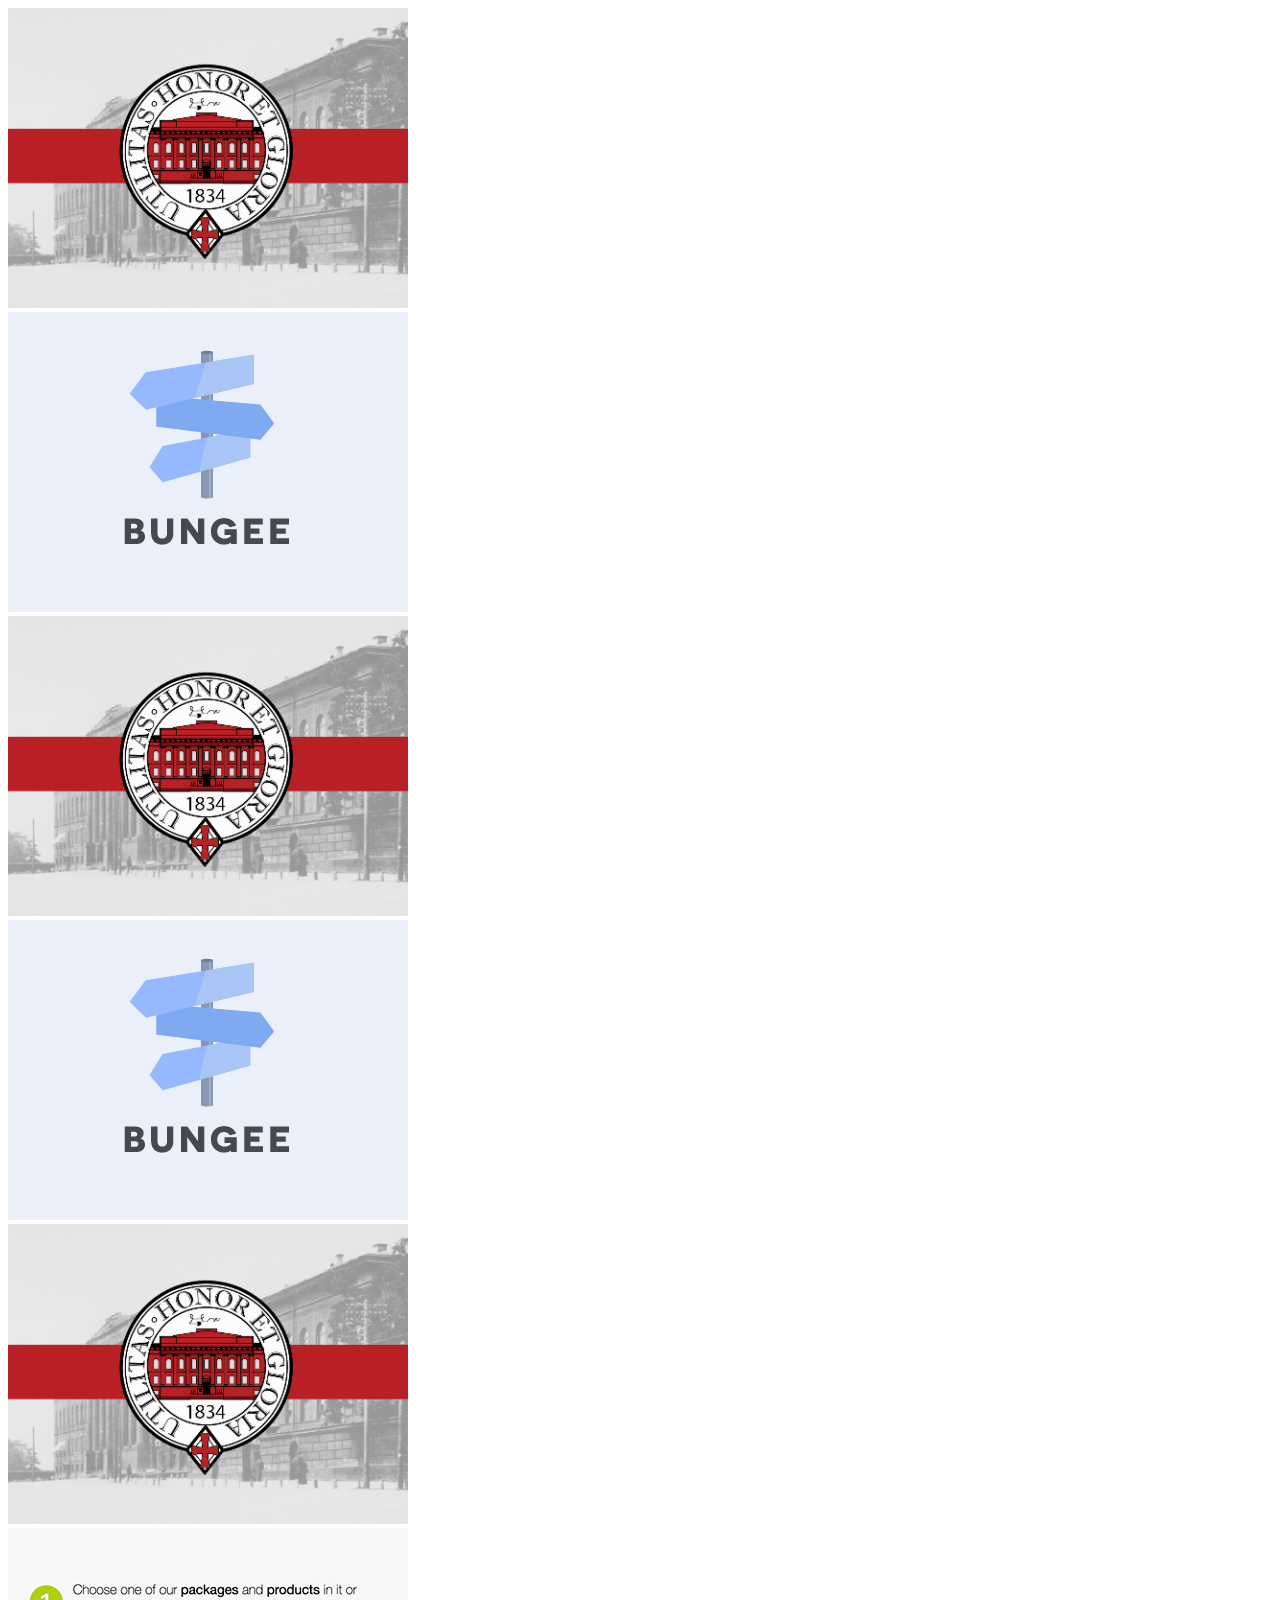
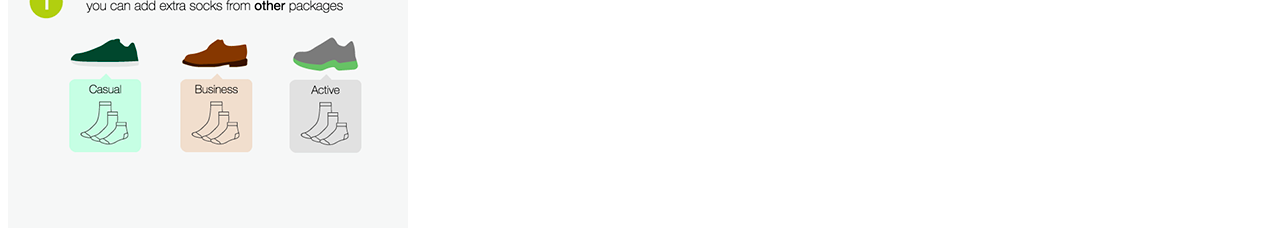
<file: theme-assets/theme-assets/owl-works.html>
<!DOCTYPE html>
<html>
<head>
    <title></title>
    <style>
        #owl-example img {
            max-width: 400px;
            width: 100%
        }
    </style>
    <!-- Include js plugin -->
    <script src="owl.carousel/owl-carousel/owl.carousel.js"></script>
    <script>
        $(document).ready(function() {
            $("#owl-example").owlCarousel({

// Most important owl features
                //items : 5,
                itemsCustom : false,
                itemsDesktop : [1440,4],
                itemsDesktopSmall : [980,3],
                itemsTablet: [768,2],
                itemsTabletSmall: false,
                itemsMobile : [479,1],
                singleItem : false,
                itemsScaleUp : false,

//Basic Speeds
                slideSpeed : 200,
                paginationSpeed : 800,
                rewindSpeed : 1000,

//Autoplay
                autoPlay : false,
                stopOnHover : false,

// Navigation
                navigation : false,
                navigationText : ["‹","›"],
                rewindNav : true,
                scrollPerPage : false,

//Pagination
                pagination : true,
                paginationNumbers: false,

// Responsive
                responsive: true,
                responsiveRefreshRate : 200,
                responsiveBaseWidth: window,

// CSS Styles
                baseClass : "owl-carousel",
                theme : "owl-theme",

//Lazy load
                lazyLoad : true,
                lazyFollow : true,
                lazyEffect : "fade",

//Auto height
                autoHeight : false,

//JSON
                jsonPath : false,
                jsonSuccess : false,

//Mouse Events
                dragBeforeAnimFinish : true,
                mouseDrag : true,
                touchDrag : true,

//Transitions
                transitionStyle : false,

// Other
                addClassActive : false,

//Callbacks
                beforeUpdate : false,
                afterUpdate : false,
                beforeInit: false,
                afterInit: false,
                beforeMove: false,
                afterMove: false,
                afterAction: false,
                startDragging : false,
                afterLazyLoad : false

            });

        });
    </script>


</head>
<body>



<!-- CLIENTS LOGOS -->
 <div id="lg">
     <div class=""><!--container-->

                <div id="owl-example" class="centered owl-carousel" ><!--        -->
                    <div class="">
                        <img src="assets/img/clients/knu.jpg" alt="">
                    </div>
                    <div class="">
                        <img src="assets/img/clients/bungee.png" alt="">
                    </div>
                    <div class="">
                        <img src="assets/img/clients/knu.jpg" alt="">
                    </div>
                    <div class="">
                        <img src="assets/img/clients/bungee.png" alt="">
                    </div>
                    <div class="">
                        <img src="assets/img/clients/knu.jpg" alt="">
                    </div>
                    <div class="">
                        <img src="assets/img/clients/socktribe.png" alt="">
                    </div>
                </div><!-- row -->
            </div><!-- container -->
        </div> <!--#lg -->


</body>
</html>
</file>
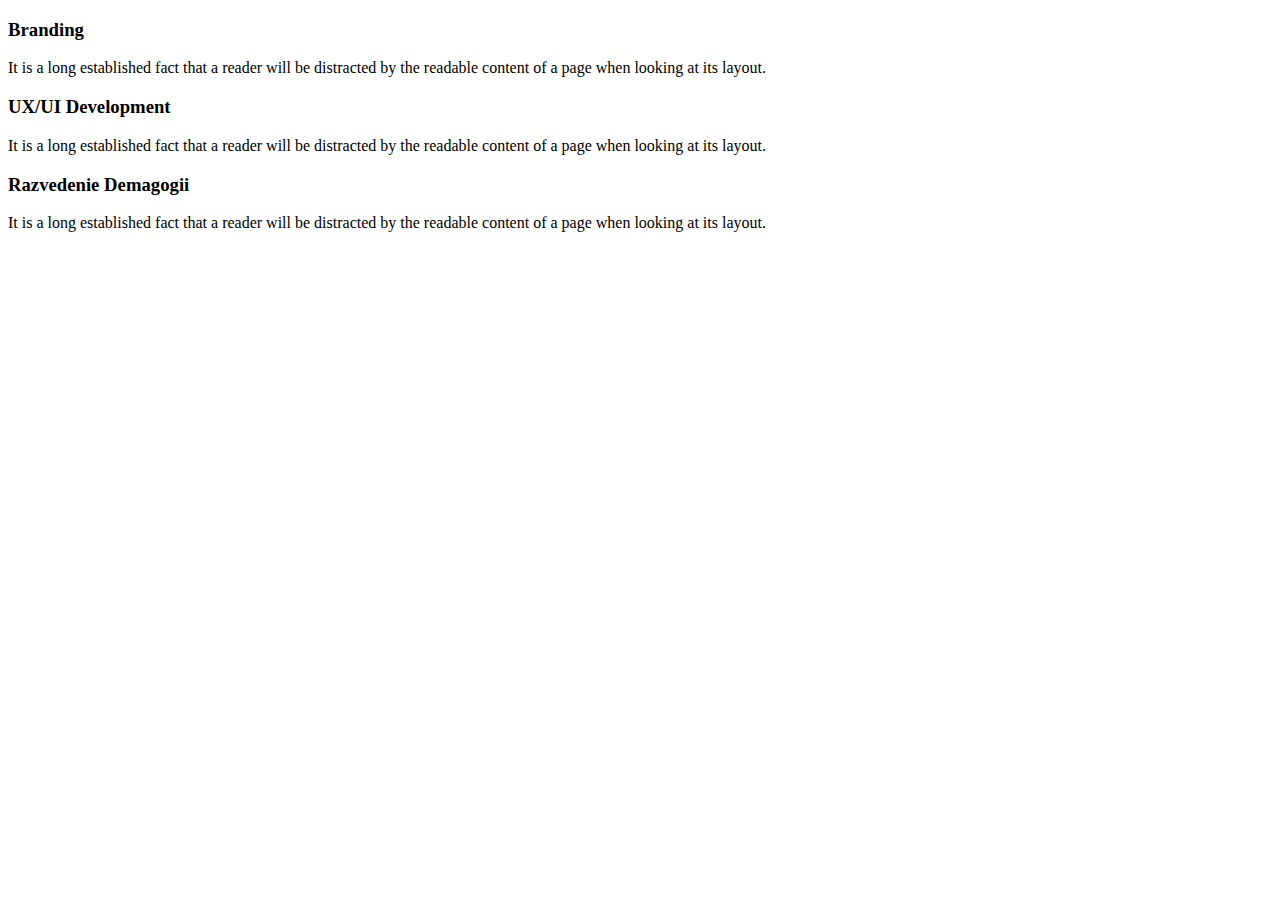
<file: theme-assets/theme-assets/services-old.html>
<!DOCTYPE html>
<html>
<head>
    <title></title>
</head>
<body>
                <div class="row mt">
                    <div class="col-lg-1 centered">
                        <i class="fa fa-certificate"></i>
                    </div>
                    <div class="col-lg-3">
                        <h3>Branding</h3>
                        <p>It is a long established fact that a reader will be distracted by the readable content of a page when looking at its layout.</p>
                    </div>

                    <div class="col-lg-1 centered">
                        <i class="fa fa-question-circle"></i>
                    </div>
                    <div class="col-lg-3">
                        <h3>UX/UI Development</h3>
                        <p>It is a long established fact that a reader will be distracted by the readable content of a page when looking at its layout.</p>
                    </div>

                    <div class="col-lg-1 centered">
                        <i class="fa fa-globe"></i>
                    </div>
                    <div class="col-lg-3">
                        <h3>Razvedenie Demagogii</h3>
                        <p>It is a long established fact that a reader will be distracted by the readable content of a page when looking at its layout.</p>
                    </div>
                </div>

</body>
</html>
</file>
<file: assets/css/uc.css>
body {
    margin: 0;
    width: 100%;
    height: 100%;
}

#ripple-control{
    width: 100%;
    position:absolute;
    left: 0;
    height: 50px;
    /*top: 250px;*/
}

#ripple{
    position: absolute;
    height: 100px;
    width: 100%;
    margin-top: -70px;
}
</file>
<file: assets/css/main.css>
body {
    /*background-color: #f2f2f2;*/

    font-family: Lato, Helvetica Neue;
    font-weight: 300;
    font-size: 16px;
    /*color: #555;*/
    -webkit-font-smoothing: antialiased;
    -webkit-overflow-scrolling: touch;
}
h1, h2, h3, h4, h5, h6 {
    /*font-family: Raleway;
    font-weight: 300;*/
    font-family: Fira Sans;
    font-weight: 500;
    color: #fff;
    /*color: #333;*/
}
p {
    line-height: 28px;
    margin-bottom: 25px;
    font-size: 18px;
}
.centered {
    text-align: center;
}
.goright {
    text-align: right;
}
.mt {
    padding-top: 25px;
}
a {
    color: #0997fe;
    word-wrap: break-word;
    -webkit-transition: color .1s ease-in, background .1s ease-in;
    -moz-transition: color .1s ease-in, background .1s ease-in;
    -ms-transition: color .1s ease-in, background .1s ease-in;
    -o-transition: color .1s ease-in, background .1s ease-in;
    transition: color .1s ease-in, background .1s ease-in;
}
a:hover, a:focus {
    color: #0160a4;/*#7b7b7b;*/
    text-decoration: none;
    outline: 0;
}
a:before, a:after {
    -webkit-transition: color .1s ease-in, background .1s ease-in;
    -moz-transition: color .1s ease-in, background .1s ease-in;
    -ms-transition: color .1s ease-in, background .1s ease-in;
    -o-transition: color .1s ease-in, background .1s ease-in;
    transition: color .1s ease-in, background .1s ease-in;
}
hr {
    display: block;
    height: 1px;
    border: 0;
    border-top: 1px solid #ccc;
    margin: 1em 0;
    padding: 0;
}
.btn {
    border-radius: 3px;
}
.btn:focus {
    outline: 0;
}


.tm {
    font-size: 14px;
    line-height: 20px;
}



.menu {
    position: fixed;
    right: -200px;
    width: 260px;
    height: 100%;
    top: 0;
    z-index: 10;
    text-align: left;
}
.menu.menu-open {
    right: 0;
    z-index: 1030
}
.menu-wrap {
    position: absolute;
    top: 0;
    left: 60px;
    background: #1a1a1a;
    width: 200px;
    height: 100%;
}
.menu h1.logo a {
    font-family: Raleway, Helvetica, Arial, sans-serif;
    font-size: 16px;
    font-weight: 800;
    letter-spacing: .15em;
    line-height: 40px;
    text-transform: uppercase;
    color: #fff;
    margin-top: 20px;
}
.menu h1.logo a:hover {
    color: #0997FE;
}
.menu img.logo {
    margin: 20px 0;
    max-width: 160px;
}
.menu a {
    margin-left: 20px;
    color: gray;
    display: block;
    font-size: 12px;
    font-weight: 700;
    line-height: 40px;
    letter-spacing: .1em;
    text-transform: uppercase;
}
.menu a:hover {
    color: #fff;
}
.menu a:active {
    color: #fff;
}
.menu a > .fa {
    float: left;
    display: inline-block;
    vertical-align: middle;
    text-align: left;
    width: 25px;
    font-size: 14px;
    line-height: 40px;
    margin: 25px 2px;
}
.menu-close {
    cursor: pointer;
    display: block;
    position: absolute;
    font-size: 14px;
    color: gray;
    width: 40px;
    height: 40px;
    line-height: 40px;
    top: 20px;
    right: 5px;
    -webkit-transition: all .1s ease-in-out;
    -moz-transition: all .1s ease-in-out;
    -ms-transition: all .1s ease-in-out;
    -o-transition: all .1s ease-in-out;
    transition: all .1s ease-in-out;
}
.menu-close:hover {
    color: #fff;
    -webkit-transition: all .1s ease-in-out;
    -moz-transition: all .1s ease-in-out;
    -ms-transition: all .1s ease-in-out;
    -o-transition: all .1s ease-in-out;
    transition: all .1s ease-in-out;
}
.body-push {
    overflow-x: hidden;
    position: relative;
    left: 0;
}
.body-push-toright {
    left: 200px;
}
.body-push-toleft {
    left: -200px;
}
.menu, .body-push {
    -webkit-transition: all .3s ease;
    -moz-transition: all .3s ease;
    -ms-transition: all .3s ease;
    -o-transition: all .3s ease;
    transition: all .3s ease;
}
#menuToggle {
    position: absolute;
    top: 20px;
    left: 0;
    z-index: 11;
    display: block;
    text-align: center;
    font-size: 14px;
    color: #fff;
    width: 40px;
    height: 40px;
    line-height: 40px;
    cursor: pointer;
    background: rgba(0, 0, 0, .25);
    -webkit-transition: all .1s ease-in-out;
    -moz-transition: all .1s ease-in-out;
    -ms-transition: all .1s ease-in-out;
    -o-transition: all .1s ease-in-out;
    transition: all .1s ease-in-out;
}
#menuToggle:hover {
    color: #fff;
    background: rgba(0, 0, 0, .2);
    -webkit-transition: all .1s ease-in-out;
    -moz-transition: all .1s ease-in-out;
    -ms-transition: all .1s ease-in-out;
    -o-transition: all .1s ease-in-out;
    transition: all .1s ease-in-out;
}
#headerwrap {
    /*background: url(../img/header-bg1.jpg) no-repeat center top;*/
    margin-top: -10px;
    padding-top: 20px;
    text-align: center;
    background-attachment: scroll;
    background-position: center center;
    min-height: 750px;
    width: 100%;
    -webkit-background-size: 100%;
    -moz-background-size: 100%;
    -o-background-size: 100%;
    background-size: 100%;
    -webkit-background-size: cover;
    -moz-background-size: cover;
    -o-background-size: cover;
    background-size: cover;
}
#headerwrap h1 {
    margin-top: 130px;
    color: #fff;
    font-size: 140px;
    font-weight: 700;
    letter-spacing: 3px;
}
#headerwrap h2 {
    color: #fff;
    font-size: 50px;
    font-weight: 100;
    letter-spacing: 2px;
}
#headerwrap i {
    font-size: 35px;
    color: #fff;
}
#headerwrap .spacer {
    margin-top: 220px;
}
#mapwrap {
    margin: 0;
    padding: 0;
}
#serviceswrap {
   /* background: url(../img/services-bg.jpg) no-repeat center top;*/
    margin-top: -10px;
    padding-top: 20px;
    text-align: center;
    background-attachment: scroll;
    background-position: center center;
    min-height: 500px;
    width: 100%;
    -webkit-background-size: 100%;
    -moz-background-size: 100%;
    -o-background-size: 100%;
    background-size: 100%;
    -webkit-background-size: cover;
    -moz-background-size: cover;
    -o-background-size: cover;
    background-size: cover;
}
#serviceswrap h2 {
    color: #fff;
    font-size: 50px;
    font-weight: 400;
    letter-spacing: 2px;
    margin-top: 150px;
}
#aboutwrap {
    /*background: url(/img/about-bg.jpg) no-repeat center top;*/
    margin-top: -10px;
    padding-top: 20px;
    text-align: center;
    background-attachment: scroll;
    background-position: center center;
    min-height: 500px;
    width: 100%;
    -webkit-background-size: 100%;
    -moz-background-size: 100%;
    -o-background-size: 100%;
    background-size: 100%;
    -webkit-background-size: cover;
    -moz-background-size: cover;
    -o-background-size: cover;
    background-size: cover;
}
#aboutwrap h2 {
    color: #fff;
    font-size: 50px;
    font-weight: 400;
    letter-spacing: 2px;
    margin-top: 150px;
}
#portwrap {
    /*background: url(../img/portfolio-bg.jpg) no-repeat center top;*/
    margin-top: -10px;
    padding-top: 20px;
    text-align: center;
    background-attachment: scroll;
    background-position: center center;
    min-height: 500px;
    width: 100%;
    -webkit-background-size: 100%;
    -moz-background-size: 100%;
    -o-background-size: 100%;
    background-size: 100%;
    -webkit-background-size: cover;
    -moz-background-size: cover;
    -o-background-size: cover;
    background-size: cover;
}
#portwrap h2 {
    color: #fff;
    font-size: 50px;
    font-weight: 400;
    letter-spacing: 2px;
    margin-top: 150px;
}
#sp {
    background: #2f2f2f;
    padding-top: 35px;
    padding-bottom: 35px;
}
#sp h2 {
    color: #fff;
}
#sp-standout {
    background: scroll url(../img/dividers/3.png) no-repeat center center;
    margin-top: -10px;
    padding-top: 20px;
    text-align: center;
    min-height: 500px;
    width: 100%;
    -webkit-background-size: 100%;
    -moz-background-size: 100%;
    -o-background-size: 100%;
    background-size: 100%;
    -webkit-background-size: cover;
    -moz-background-size: cover;
    -o-background-size: cover;
    background-size: cover;
}

#portfolio {
    width: 100%
}

#services {
    /*background: #1abc9c;*/
    margin-top: 25px;
    padding-top: 35px;
    padding-bottom: 35px;
}

#services h3 {
    color: #fff;
}

/*#services p {
    color: #fff;
}*/

#services i {
    color: #fff;
    font-size: 35px;
    margin-top: 22px;
}

#lg {
    /*background: #ebebeb;*/
    padding-top: 50px;
    padding-bottom: 50px;
    text-align: center;
}

#lg .desc {
    text-align: left;
}

#call {
    /*background: #2f2f2f;
    padding-top: 35px;
    padding-bottom: 35px;*/
    text-align: center;
}

#call h3 {
    color: #fff;
}

#call p {
    color: #fff;
}

#sf {
    display: block;
    width: 100%}
#sf .container {
    width: 100%}
#sf .col-lg-4 {
    margin: 0;
    padding: 15px;
}
#sf .lg {
    background-color: #1abc9c;
}
#sf .dg {
    background-color: #16a085;
}
#sf h4 {
    color: #fff;
}
#sf p {
    color: #fff;
}
#sf .ml {
    margin-left: 30px;
}
#sf i {
    font-size: 70px;
    color: #fff;
    text-align: center;
    margin-top: 50px;
    margin-bottom: 50px;
}
#cf {
    background: #2f2f2f;
}
#cf h4 {
    color: #fff;
    margin-left: 15px;
    margin-top: 15px;
}
#cf p {
    color: #fff;
    font-size: 15px;
    line-height: 18px;
    margin-left: 15px;
}
#cf .container {
    width: 100%}
#cf .col-lg-8 {
    margin: 0;
    padding: 0;
}
.process {
    max-width: 69em;
    list-style: none;
    margin: 30px auto;
    padding: 0;
}
.process li {
    display: block;
    float: left;
    padding: 1px;
    width: 100%;
    opacity: 0;
}
.process li.shown, .no-js .process li, .no-cssanimations .process li {
    opacity: 1;
}
.process li a, .process li img {
    outline: 0;
    border: 0;
    display: block;
    max-width: 100%}
.process.effect-2 li.animate {
    -webkit-transform: translateY(200px);
    -moz-transform: translateY(200px);
    transform: translateY(200px);
    -webkit-animation: moveUp .65s ease forwards;
    -moz-animation: moveUp .65s ease forwards;
    animation: moveUp .65s ease forwards;
}
@-webkit-keyframes moveUp {
    to {
    -webkit-transform: translateY(0);
    opacity: 1;
}
}@-moz-keyframes moveUp {
    to {
    -moz-transform: translateY(0);
    opacity: 1;
}
}@keyframes moveUp {
    to {
    transform: translateY(0);
    opacity: 1;
}
}#chartwrap {
    width: 100%}
#chartwrap .container {
    margin-left: 0;
    padding-left: 0;
}
#chartwrap h1, #chartwrap p {
    margin-left: 10px;
}
.cardinfo {
    background: #fff;
    padding: 15px;
    margin: 2px;
    text-align: left;
}
.cardinfo span {
    font-size: 18px;
    padding-right: 20px;
}
.grid {
    max-width: 69em;
    list-style: none;
    margin: 30px auto;
    padding: 0;
}
.grid li {
    display: block;
    float: left;
    padding: 7px;
    width: 33%;
    opacity: 0;
}
.grid li.shown, .no-js .grid li, .no-cssanimations .grid li {
    opacity: 1;
}
.grid li a, .grid li img {
    outline: 0;
    border: 0;
    display: block;
    max-width: 100%}
.grid img {
    opacity: .7;
    -webkit-transition:all .3s ease-out;
    -moz-transition:all .3s ease-out
    transition:all .3s ease-out;
}
.grid img:hover {
    opacity: 1;
}
.grid.effect-2 li.animate {
    -webkit-transform: translateY(200px);
    -moz-transform: translateY(200px);
    transform: translateY(200px);
    -webkit-animation: moveUp .65s ease forwards;
    -moz-animation: moveUp .65s ease forwards;
    animation: moveUp .65s ease forwards;
}
@-webkit-keyframes moveUp {
    to {
    -webkit-transform: translateY(0);
    opacity: 1;
}
}@-moz-keyframes moveUp {
    to {
    -moz-transform: translateY(0);
    opacity: 1;
}
}@keyframes moveUp {
    to {
    transform: translateY(0);
    opacity: 1;
}
}
</file>
<file: assets/css/custom.css>
/*   TYPOGRAPHY   */
h3 {
    font-size: 30px;
}
h4 {
    font-size: 24px;
}



/*   HEADER   */

/*.navbar-brand {
    line-height: 73px;
    box-sizing: content-box;
}*/

.dceta-navbar {
    min-height: 73px;
    margin: 0
}

.navbar-nav > li >  a {
    font-family: "Helvetica Neue";
    font-size: 12px;
    text-transform: uppercase;
    letter-spacing: 0.25em;

}

.navbar-nav
{
    border-color: #777;
    border-width: 0px 0px 1px;

}

ul.navbar-nav {
    text-align: center;
    display: block;
    float: none;

}

.navbar-nav > li {
    float: none;
    display: inline-block;
    vertical-align: middle;
}
.navbar-brand {float:none;}

/* SVG wrap */
.svg-wrap {
    position: absolute;
    width: 0;
    height: 0;
    overflow: hidden;
}

.carousel {

    overflow: hidden;
    height: 800px;
    /*margin-top: 73px*/
}

.carousel-control {
    top: 50%;
    display: block;
    outline: none;
    text-align: left;
    z-index: 1000;
    width: auto;
    opacity: 1;
    bottom: auto;
    text-shadow: none;
    font-size: 1em;
    -webkit-transform: translateY(-50%);
    transform: translateY(-50%);
}

.carousel-control:hover, .carousel-control:focus {
    opacity: 1;
}

.carousel .left .icon-wrap {
    padding-left: 10px;
}

.carousel .right .icon-wrap {
    padding-right: 10px;
}

.carousel .icon-wrap {
    position: relative;
    z-index: 100;
    display: block;
    padding: 20px;
    border: 0 solid transparent;
    background: rgba(0,0,0,0.25);
    -webkit-transition: border-width 0.3s 0.15s;
    transition: border-width 0.3s 0.15s;
}

.carousel .icon {
    fill: #fff;
    vertical-align: middle;
}

.carousel-control div {
    position: absolute;
    top: 50%;
    padding: 20px;
    /*width: 440px;*/
    width: 0;
    height: 144px;
    background: #fff;
    opacity: 0;
    -webkit-transition: -webkit-transform 0.3s, opacity 0.3s;
    transition: transform 0.3s, opacity 0.3s;
}

.carousel-control.left div {
    left: 0;
    padding: 20px 140px 20px 50px;
    text-align: right;
    -webkit-transform: translateY(-50%) translateX(-100%) scale(0.75);
    -moz-transform: translateY(-50%) translateX(100%) scale(0.75);
    transform: translateY(-50%) translateX(-100%) scale(0.75);
}

.carousel-control.right div {
    right: 0;
    padding: 20px 50px 20px 140px;
    -webkit-transform: translateY(-50%) translateX(100%) scale(0.75);
    -moz-transform: translateY(-50%) translateX(100%) scale(0.75);
    transform: translateY(-50%) translateX(100%) scale(0.75);
}

.carousel-control span {
    display: block;
    padding-bottom: 5px;
    border-bottom: 1px solid #ddd;
    color: #cdcdcd;
    text-transform: uppercase;
    letter-spacing: 1px;
    font-weight: 400;
    font-size: 0.7em;
    line-height: 1.2;
}

.carousel-control h3 {
    margin: 0;
    padding: 8px 0 10px;
    color: #818181;
    font-weight: 300;
    font-family: "Lato",sans-serif;
    font-size: 0.9em;
    line-height: 1.2;
}

.carousel-control div p {
    margin: 0;
    color: #b24e44;
    font-style: italic;
    font-size: 75%;
    line-height: 1.25;
    font-family: "Lucida Bright", Georgia, serif;
}

.carousel-control div img {
    width: 104px;
    position: absolute;
    top: 20px;
}

.carousel-control.left div img {
    right: 20px;
}

.carousel-control.right div img {
    left: 20px;
}

.carousel-control:hover .icon-wrap {
    /*border-top-width: 27px;
    border-bottom-width: 27px;*/
    background: rgba(0,0,0,0.2);
    -webkit-transition-delay: 0s;
    transition-delay: 0s;
}

.carousel-control:hover div {
    opacity: 1;
    -webkit-transition-delay: 0.3s;
    transition-delay: 0.3s;
    -webkit-transform: translateY(-50%) translateX(0) scale(1);
    transform: translateY(-50%) translateX(0) scale(1);
}
/*   Bootstrap Customization   */
.carousel .carousel-control {
    background-image: none;
}

body {
    color: #FFF
}


/*   Pricing   */

.pricing body{
    background:#EEEEEE;
}

/*.pricing .bronze {
    background-color: #B0C4DE;
}

.pricing .bronze-text {
    color: #B0C4DE;
}

.pricing .silver {
    color: #fff;
    background-color: #C0C0C0;
}

.pricing .gold {
    color: #fff;
    background-color: #FFD700;
}

.pricing .gold-text {
    color:#FFD700;
}*/

.pricing .content .plan {
    position:relative;
    top:30px;
    background: rgba(255,255,255,1);
    padding-top:40px;
    padding-bottom:40px;
    border-radius:3px; /*7px initial*/
    color: #606060;
    box-shadow: 5px 5px 0 rgba(0,0,0,0.05);

    -moz-transform:all .5s ease-out;
    -ms-transform:all .5s ease-out;
    -o-transform:all .5s ease-out;
    -webkit-transition: all .5s ease-out;
    transition:all .5s ease-out;
    margin-bottom:50px;
}

.pricing .content .plan.featured {
    top:0;
    padding-top:50px;
    padding-bottom:70px;
    margin-bottom:20px;
}

.pricing .content .plan:hover,
.pricing .content .plan.featured {
    -moz-transform:translatey(-3px);
    -ms-transform:translatey(-3px);
    -o-transform:translatey(-3px);
    -webkit-transform:translatey(-3px);
    transform:translatey(-3px);
}

.plan:hover .price {
    /*color: #ffb510 !important;    Зачем?*/
}

.pricing .content .plan h2 {
    font-size: 20px;
    font-weight:700;
    margin-bottom:0;
    text-transform:uppercase;
    letter-spacing: 0.07em;
}

.pricing .content .plan.featured h2 {
    margin-bottom:10px;
}

.pricing .content .plan p {
     margin-bottom:5px;
     font-size: 14px;
 }

.pricing .content .plan .icon {
    display:inline-block;
    margin-bottom:30px;
    width:120px;
    height:120px;
    border-radius:50%;
    font-size:48px;
    line-height:120px;
    -webkit-transition:all .3s ease-out;
    transition:all .3s ease-out;
}

/*.pricing .content .plan.featured .icon,
.pricing .content .plan:hover .icon{
    color:#5cc9df;
    background:#fff;
}*/

.pricing .content .plan .btn-pricing {
    margin-top:20px;
    margin-bottom:0;
    font-size:16px;
    padding:10px 20px;
}

/*.pricing .content .plan.featured .btn-pricing,
.pricing .content .plan:hover .btn-pricing {
    background: #fff;
    color:#5CC9DF;
}*/

.pricing .content .plan .price {
    font-size:48px;
    font-weight:100;
    line-height:48px;
    margin: 20px auto 30px;
}

.pricing .content .plan.featured .price {
    margin-bottom:40px;
}

.pricing col-sm-3{
    margin-bottom: 50px;
}


.underwater {
    /*background:linear-gradient(to bottom, #007299 10%, #004b65 50%, #001f2e 90%);*/
    background:linear-gradient(to bottom, #0997fe 10%, #0160a4 40%, #002743 80%, #001b2f 90%);
}

.carousel-inner .item {
    /*background:linear-gradient(to bottom, #cdeaff 10%, #e0f2ff 50%, #f4faff 90%);*/
    height: 730px;
}

#pricing {
    margin-top: 25px;
    /*padding-top: 35px;*/
    padding-bottom: 35px;
}

#services {
    margin-top: 25px;
    padding-top: 35px;
    padding-bottom: 35px;
    z-index: 0;
    position: relative;
    min-height: 400px;
    width: 100%;
}

#services:after {
    content: "";
    position: absolute;
    opacity: 0.2;
    top: 0;
    bottom: 0;
    left: 0;
    right: 0;
    z-index: -1;
    background: url(../img/dividers/3.png) no-repeat scroll center center;
    /*background-size: 100%;
    -webkit-background-size: 100%;
    -moz-background-size: 100%;
    -o-background-size: 100%;
    background-size: 100%;*/
    -webkit-background-size: cover;
    -moz-background-size: cover;
    -o-background-size: cover;
    background-size: cover;
}

#call {
    min-height: 350px;
    z-index: 0;
    position: relative;
    padding-top: 35px;
    padding-bottom: 35px;
    text-align: center;
    width: 100%;
}

#call:after {
    content: "";
    position: absolute;
    opacity: 0.2;
    top: 0;
    bottom: 0;
    left: 0;
    right: 0;
    z-index: -1;
    background: url(../img/dividers/7.jpg) no-repeat scroll center right;
    /*-webkit-background-size: 100%;
    -moz-background-size: 100%;
    -o-background-size: 100%;
    background-size: 100%;
    -webkit-background-size: cover;
    -moz-background-size: cover;
    -o-background-size: cover;
    background-size: cover;*/
}

.bg_contact{
    position: absolute;
    /*background: url(../img/dividers/contacts.jpg) no-repeat center top !important;
    background-attachment: scroll;
    background-position: center center;*/
    min-height: 600px;
    width: 100%;
    -webkit-background-size: 100%;
    -moz-background-size: 100%;
    -o-background-size: 100%;
    background-size: 100%;
    -webkit-background-size: cover;
    -moz-background-size: cover;
    -o-background-size: cover;
    background-size: cover;
}

.trigger{
    -webkit-transition:all .3s ease-out;
    transition:all .3s ease-out;
}

.trigger:hover{
    opacity:0.9;
}

.pricing .content .plan .icon {
    width: 100%;
}

.price{
    -webkit-transition:all .3s ease-out;
    transition:all .3s ease-out;
}

.simple-text{
    color: #0997fe;
}

.cms-text{
    color: #0160a4;
}

.ecommerce-text{
    color: #2a035e;
}

.app-text{
    color: #001b2f;
}

.btn {
    font-family: Lato, sans-serif;
    padding: 10px 20px;
    font-size: 16px;
}

.btn-lg {
    padding: 12px 20px;
    font-size: 18px;
    /*font-family:Fira Sans, sans-serif;*/
    font-weight: bold;
    -webkit-border-radius: 3px;
    -moz-border-radius: 3px;
    border-radius: 3px;
    text-decoration:none;
    display:inline-block;
}

.btn-grey {
    border: 1px solid #bbb;
    color: #555;

    background-color: #FAFAFA;
    background-image: -webkit-gradient(linear, left top, left bottom, from(#FAFAFA), to(#DEDEDE));
    background-image: -webkit-linear-gradient(top, #FAFAFA, #DEDEDE);
    background-image: -moz-linear-gradient(top, #FAFAFA, #DEDEDE);
    background-image: -ms-linear-gradient(top, #FAFAFA, #DEDEDE);
    background-image: -o-linear-gradient(top, #FAFAFA, #DEDEDE);
    background-image: linear-gradient(to bottom, #FAFAFA, #DEDEDE);filter:progid:DXImageTransform.Microsoft.gradient(GradientType=0,startColorstr=#FAFAFA, endColorstr=#DEDEDE);

    transition: background-color .2s ease-out;
    background-clip: padding-box; /* Fix bleeding */
    border-radius: 3px;
/*    box-shadow: 0 1px 0 rgba(0, 0, 0, .3),
    0 2px 2px -1px rgba(0, 0, 0, .5),
    0 1px 0 rgba(255, 255, 255, .3) inset;*/
    text-shadow: 0 1px 0 rgba(255,255,255, .9);

}

.btn-grey:hover {
    background-color: #fff; background-image: -webkit-gradient(linear, left top, left bottom, from(#fff), to(#EFEFEF));
    background-image: -webkit-linear-gradient(top, #fff, #EFEFEF);
    background-image: -moz-linear-gradient(top, #fff, #EFEFEF);
    background-image: -ms-linear-gradient(top, #fff, #EFEFEF);
    background-image: -o-linear-gradient(top, #fff, #EFEFEF);
    background-image: linear-gradient(to bottom, #fff, #EFEFEF);filter:progid:DXImageTransform.Microsoft.gradient(GradientType=0,startColorstr=#fff, endColorstr=#EFEFEF);
}






.blue-btn {
    color: #fff;
    border:1px solid #0997FE;
    text-shadow: -1px -1px 0 rgba(0,0,0,0.3);
    background-color: #69bffe;
    background-image: -webkit-gradient(linear, left top, left bottom, from(#69bffe), to(#0997FE));
    background-image: -webkit-linear-gradient(top, #69bffe, #0997FE);
    background-image: -moz-linear-gradient(top, #69bffe, #0997FE);
    background-image: -ms-linear-gradient(top, #69bffe, #0997FE);
    background-image: -o-linear-gradient(top, #69bffe, #0997FE);
    background-image: linear-gradient(to bottom, #69bffe, #0997FE);
    filter:progid:DXImageTransform.Microsoft.gradient(GradientType=0,startColorstr=#69bffe, endColorstr=#0997FE);
    transition: all 0.3s ease 0s;
}
.blue-btn:hover {
    color: #fafafa;
    border: 1px solid #017bd3;
    background-color: #42AEFE;
    background-image: -webkit-gradient(linear, left top, left bottom, from(#42AEFE), to(#017bd3));
    background-image: -webkit-linear-gradient(top, #42AEFE, #017bd3);
    background-image: -moz-linear-gradient(top, #42AEFE, #017bd3);
    background-image: -ms-linear-gradient(top, #42AEFE, #017bd3);
    background-image: -o-linear-gradient(top, #42AEFE, #017bd3);
    background-image: linear-gradient(to bottom, #42AEFE, #017bd3);
    filter:progid:DXImageTransform.Microsoft.gradient(GradientType=0,startColorstr=#42AEFE, endColorstr=#017bd3);
}

.blue-btn:focus, .blue-btn:active, .blue-btn.active, .open .dropdown-toggle.blue-btn {
    color: #efefef;
    border:1px solid #015DA0;
    background-color: #017BD3;
    background-image: -webkit-gradient(linear, left top, left bottom, from(#017BD3), to(#015DA0));
    background-image: -webkit-linear-gradient(top, #017BD3, #015DA0);
    background-image: -moz-linear-gradient(top, #017BD3, #015DA0);
    background-image: -ms-linear-gradient(top, #017BD3, #015DA0);
    background-image: -o-linear-gradient(top, #017BD3, #015DA0);
    background-image: linear-gradient(to bottom, #017BD3, #015DA0);
    filter:progid:DXImageTransform.Microsoft.gradient(GradientType=0,startColorstr=#017BD3, endColorstr=#015DA0);
}

/*   Default UI Reset   */

button::-moz-focus-inner,
input::-moz-focus-inner {
    padding: 0;
    border: 0;
}

input[type="text"], input[type="password"] {
    -webkit-appearance: none;
    /*-webkit-border-radius:0;*/
}


#owl-example {
    margin-top: 30px
}



/*.social > a {
    display: inline-block;
    width: 40px;
    height: 40px;
    line-height: 40px;
    background: #fff;
    color: #001B2F;
    border-radius: 50%;

}

.social > a:hover {
    background: #0997FE;
    color: #001B2F;
}*/

.social {
    margin: 15px auto 10px;
    text-align: center;
    -webkit-transition:all .3s ease-out;
    -moz-transition:all .3s ease-out
    transition:all .3s ease-out;
}

.social img{
    -webkit-transition:all .3s ease-out;
    -moz-transition:all .3s ease-out
    transition:all .3s ease-out;
}

.social img:hover{
    opacity:0.7;
}
.social > a > img {
    display: block;
    width: 45px;
    height: 45px;
}
.social > a {
    display: inline-block;
}

.social > a + a {
    margin-left: 5px;
}

.contact  {
    font-family: 'Fira Sans';
    font-size: 18px;
    line-height: 1.6;
    margin-bottom: 15px;
}
 .contact > .fa {
     margin-right: 10px
 }

.owl-theme .owl-controls .owl-buttons div {
    background: transparent;
    border-radius: 50%;
    border: 1px solid #fff;
    width: 40px;
    height: 40px;
    line-height: 40px;
    font-family: "Helvetica Neue",Helvetica,Arial,sans-serif;
    font-size: 50px;
    font-weight: 100;
    line-height: 25px;
    vertical-align: middle;
}

.owl-theme .owl-controls .owl-buttons div.owl-next {
    background-position: 40px 0;
}

.slider-info {
    /*position: absolute;
    left: 80px;
    top: 40px;*/
    z-index: 1000;
    color: #777;
}

.slider-info h3 {
    color: #555
}
.slider-info a {
    border-bottom: 1px solid #0997FE;
    /*text-decoration: underline*/
}

.slider-info a:hover {
    border-bottom: 1px none transparent;
    /*text-decoration: underline*/
}

.slider-info {
    /*padding-top: 80px*/
}


.logo-main {
    /*margin-left: 20px;*/
    padding: 20px;
    z-index: 1000;
    /*width: 100px;*/
    position: fixed;
    top: 0;
    /*background: none repeat scroll 0 0 rgba(0, 0, 0, 0.25);*/
}
.logo-main > img {
    width: 100%
}

/*
.item.active:after {
    position: absolute;
    top: 0;
    bottom: 0;
    left: 0;
    right: 0;
    background :url(../../slider/cvrme.png); background-size: cover;
}
*/

.carousel-inner {
    background-image: linear-gradient(to bottom, #cdeaff 10%, #e0f2ff 50%, #f4faff 90%);
}

.carousel-indicators li {
    background-color: #999;
    background-color: rgba(70,70,70,.25);
    border: none !important;
    margin: 2px
}

.carousel-indicators .active {
    background-color: #444;
    background-color: rgba(70,70,70,.75);
    transition: all 0.3s eas-in-out;
    margin: 1px

}



@media screen and (max-width: 991px) {
/*    .slider-info {
        margin-top: 0 !important;
    }*/
    #woodluck {
        margin-top: -15% !important
    }
}
@media screen and (max-width: 1199px) {
    /*.slider-info {
        margin-top: 0 !important;
    }*/
}

@media screen and (min-width: 992px) {
    .slider-info.v-float {
        margin-top: 200px !important;
    }
}

@media screen and (min-width: 992px) {
    #coincosm {
        margin-top: -350px !important
    }
}
@media screen and (min-width: 1342px) {
    #coincosm {
        margin-top: -500px !important
    }
}

@media screen and (max-width: 1500px) {
    /*.pull-down {
        margin-top: 380px !important
    }*/
}
@media screen and (max-width: 968px) {
    .pull-down {
        float: left !important;
        position: absolute;
        bottom: 0;
    }

}

@media screen and (max-width: 1600px) {
    #cover-me {
        background-position: left -175px !important;
    }
}
@media screen and (max-width: 1255px) {
    #cover-me {
        background-position: -60px -150px !important;
    }
}
@media screen and (max-width: 968px) {

}
@media screen and (max-width: 968px) {

}
@media screen and (max-width: 941px) {
    #coincosm-vignette {
        margin-top: 100px !important
    }
}

@media (min-width: 1342px) and (max-width: 1694px) {
    #coincosm {
        margin-right: -25px !important
    }
}

@media screen and (max-width: 665px) {
    #woodluck {
        margin-top: 0 !important
    }
    #coincosm-vignette {
        margin-top: 200px !important
    }
}

@media screen and (max-width: 500px) {
    #woodluck {
        margin-top: 100px !important
    }
}
/*
}
@media screen and (max-width: 735px) {
    #coincosm {
        background-position: right 120px !important
    }
}
@media screen and (max-width: 560px) {
    #coincosm {
        background-position: right 150px !important
    }*/



label {
    color: #777;
    font-size: 12px
}

.modal-title {
    color: #333
}

.modal-body {
    padding-top: 0;
}


.carousel-fade .carousel-inner .item {
    opacity: 0;
    -webkit-transition-property: opacity;
    -moz-transition-property: opacity;
    -o-transition-property: opacity;
    transition-property: opacity;
}
.carousel-fade .carousel-inner .active {
    opacity: 1;
}
.carousel-fade .carousel-inner .active.left,
.carousel-fade .carousel-inner .active.right {
    left: 0;
    opacity: 0;
    z-index: 1;
}
.carousel-fade .carousel-inner .next.left,
.carousel-fade .carousel-inner .prev.right {
    opacity: 1;
}

.grid img {
    opacity: 1;
}

.grid img:hover{
    opacity:0.7;
}

.process li {
    opacity:1;
}

/*TAGS*/
.tags{
    margin:0;
    padding:0;
    right:24px;
    bottom:-12px;
    list-style:none;
    margin-bottom: 10px;
}

.tags li, .tags span{
    float:left;
    height:24px;
    line-height:24px;
    position:relative;
    font-size:11px;
    margin-bottom: 10px;
}

.tags span{
    margin-left:20px;
    padding:0 10px 0 12px;
    background: #0045db;
    color:#fff;
    text-decoration:none;
    font-weight: bold;
    -moz-border-radius-bottomright:4px;
    -webkit-border-bottom-right-radius:4px;
    border-bottom-right-radius:4px;
    -moz-border-radius-topright:4px;
    -webkit-border-top-right-radius:4px;
    border-top-right-radius:4px;
}

.tags span:before{
    content:"";
    float:left;
    position:absolute;
    top:0;
    left:-12px;
    width:0;
    height:0;
    border-color:transparent #0045db transparent transparent;
    border-style:solid;
    border-width:12px 12px 12px 0;
}

.tags span:after{
    content:"";
    position:absolute;
    top:10px;
    left:0;
    float:left;
    width:4px;
    height:4px;
    -moz-border-radius:2px;
    -webkit-border-radius:2px;
    border-radius:2px;
    background:#017bd3;
    -moz-box-shadow:-1px -1px 2px #004977;
    -webkit-box-shadow:-1px -1px 2px #004977;
    box-shadow:-1px -1px 2px #004977;
}

.tags-2 span{
    margin-left:20px;
    padding:0 10px 0 12px;
    background: #6830ba;
    color:#fff;
    text-decoration:none;
    font-weight: bold;
    -moz-border-radius-bottomright:4px;
    -webkit-border-bottom-right-radius:4px;
    border-bottom-right-radius:4px;
    -moz-border-radius-topright:4px;
    -webkit-border-top-right-radius:4px;
    border-top-right-radius:4px;
}

.tags-2 span:before{
    content:"";
    float:left;
    position:absolute;
    top:0;
    left:-12px;
    width:0;
    height:0;
    border-color:transparent #6830ba transparent transparent;
    border-style:solid;
    border-width:12px 12px 12px 0;
}

.tags-2 span:after{
    content:"";
    position:absolute;
    top:10px;
    left:0;
    float:left;
    width:4px;
    height:4px;
    -moz-border-radius:2px;
    -webkit-border-radius:2px;
    border-radius:2px;
    background:#017bd3;
    -moz-box-shadow:-1px -1px 2px #004977;
    -webkit-box-shadow:-1px -1px 2px #004977;
    box-shadow:-1px -1px 2px #004977;
}

/*TAGS END*/
#process li img{
    margin: 0 auto;
    margin-bottom: 50px;
}

.cardinfo {
    background: none repeat scroll 0% 0% #FFF;
    padding: 15px;
    /*margin: 2px;*/
    text-align: left;
    max-width: 400px;
    margin: 0 auto;
    margin-bottom: 25px;
    border-radius:3px;
}

.cardinfo p{
     color:#333;
 }
.cardinfo h4,h6{
    color:#333;
}

.footer h4 {
    font-size: 36px
}
.footer h5 {
    font-size: 18px;
    text-align: center;
    text-transform: uppercase;
}

.sm-title {
    display: block;
    text-transform: uppercase;
    font-size: 18px;
    font-weight:bold;
    line-height: 28px;
    margin-bottom: 25px;
}

a.external {
    color: #fff;
    display: inline-block;
    font-size: 18px;
    font-weight: 400;
    padding: 5px 2px;
    margin: 10px;
    text-transform: uppercase;
    letter-spacing: 1px;
    box-shadow: 0px 1px 0px #fff;
    transition: box-shadow 0.2s ease 0s;
}

a.external:hover {
    color: #fff;
    box-shadow: 0px 4px 0px #fff;
}
</file>
<file: theme-assets/theme-assets/owl.carousel/assets/js/google-code-prettify/prettify.css>
.com { color: #93a1a1; }
.lit { color: #195f91; }
.pun, .opn, .clo { color: #93a1a1; }
.fun { color: #dc322f; }
.str, .atv { color: #ff8a3c; }
.kwd, .prettyprint .tag { color: #195f91; }
.typ, .atn, .dec, .var { color: #3fbf79; }
.pln { color: #48484c; }
.pun{ color:#48484c; }
pre.prettyprint {
  padding: 20px;
  background-color: #f3f3f3;
  border: 0px solid #e1e1e8;
}


/* Specify class=linenums on a pre to get line numbering */
ol.linenums {
  margin: 0 0 0 40px; /* IE indents via margin-left */
}
ol.linenums li {
  padding-left: 12px;
  color: #bebec5;
  line-height: 20px;
  text-shadow: 0 1px 0 #fff;
}
</file>
<file: theme-assets/theme-assets/assets/css/main.css>
body {
    /*background-color: #f2f2f2;*/

    font-family: Lato;
    font-weight: 300;
    font-size: 16px;
    /*color: #555;*/
    -webkit-font-smoothing: antialiased;
    -webkit-overflow-scrolling: touch;
}
h1, h2, h3, h4, h5, h6 {
    /*font-family: Raleway;
    font-weight: 300;*/
    font-family: Fira Sans;
    font-weight: 500;
    color: #fff;
    /*color: #333;*/
}
p {
    line-height: 28px;
    margin-bottom: 25px;
    font-size: 18px;
}
.centered {
    text-align: center;
}
.goright {
    text-align: right;
}
.mt {
    padding-top: 25px;
}
a {
    color: #0997fe;
    word-wrap: break-word;
    -webkit-transition: color .1s ease-in, background .1s ease-in;
    -moz-transition: color .1s ease-in, background .1s ease-in;
    -ms-transition: color .1s ease-in, background .1s ease-in;
    -o-transition: color .1s ease-in, background .1s ease-in;
    transition: color .1s ease-in, background .1s ease-in;
}
a:hover, a:focus {
    color: #0160a4;/*#7b7b7b;*/
    text-decoration: none;
    outline: 0;
}
a:before, a:after {
    -webkit-transition: color .1s ease-in, background .1s ease-in;
    -moz-transition: color .1s ease-in, background .1s ease-in;
    -ms-transition: color .1s ease-in, background .1s ease-in;
    -o-transition: color .1s ease-in, background .1s ease-in;
    transition: color .1s ease-in, background .1s ease-in;
}
hr {
    display: block;
    height: 1px;
    border: 0;
    border-top: 1px solid #ccc;
    margin: 1em 0;
    padding: 0;
}
.btn {
    border-radius: 3px;
}
.btn:focus {
    outline: 0;
}


.tm {
    font-size: 14px;
    line-height: 20px;
}
.menu {
    position: fixed;
    right: -200px;
    width: 260px;
    height: 100%;
    top: 0;
    z-index: 10;
    text-align: left;
}
.menu.menu-open {
    right: 0;
    z-index: 1030
}
.menu-wrap {
    position: absolute;
    top: 0;
    left: 60px;
    background: #1a1a1a;
    width: 200px;
    height: 100%;
}
.menu h1.logo a {
    font-family: Raleway, Helvetica, Arial, sans-serif;
    font-size: 16px;
    font-weight: 800;
    letter-spacing: .15em;
    line-height: 40px;
    text-transform: uppercase;
    color: #fff;
    margin-top: 20px;
}
.menu h1.logo a:hover {
    color: #0997FE;
}
.menu img.logo {
    margin: 20px 0;
    max-width: 160px;
}
.menu a {
    margin-left: 20px;
    color: gray;
    display: block;
    font-size: 12px;
    font-weight: 700;
    line-height: 40px;
    letter-spacing: .1em;
    text-transform: uppercase;
}
.menu a:hover {
    color: #fff;
}
.menu a:active {
    color: #fff;
}
.menu a>i {
    float: left;
    display: inline-block;
    vertical-align: middle;
    text-align: left;
    width: 25px;
    font-size: 14px;
    line-height: 40px;
    margin: 25px 2px;
}
.menu-close {
    cursor: pointer;
    display: block;
    position: absolute;
    font-size: 14px;
    color: gray;
    width: 40px;
    height: 40px;
    line-height: 40px;
    top: 20px;
    right: 5px;
    -webkit-transition: all .1s ease-in-out;
    -moz-transition: all .1s ease-in-out;
    -ms-transition: all .1s ease-in-out;
    -o-transition: all .1s ease-in-out;
    transition: all .1s ease-in-out;
}
.menu-close:hover {
    color: #fff;
    -webkit-transition: all .1s ease-in-out;
    -moz-transition: all .1s ease-in-out;
    -ms-transition: all .1s ease-in-out;
    -o-transition: all .1s ease-in-out;
    transition: all .1s ease-in-out;
}
.body-push {
    overflow-x: hidden;
    position: relative;
    left: 0;
}
.body-push-toright {
    left: 200px;
}
.body-push-toleft {
    left: -200px;
}
.menu, .body-push {
    -webkit-transition: all .3s ease;
    -moz-transition: all .3s ease;
    -ms-transition: all .3s ease;
    -o-transition: all .3s ease;
    transition: all .3s ease;
}
#menuToggle {
    position: absolute;
    top: 20px;
    left: 0;
    z-index: 11;
    display: block;
    text-align: center;
    font-size: 14px;
    color: #fff;
    width: 40px;
    height: 40px;
    line-height: 40px;
    cursor: pointer;
    background: rgba(0, 0, 0, .25);
    -webkit-transition: all .1s ease-in-out;
    -moz-transition: all .1s ease-in-out;
    -ms-transition: all .1s ease-in-out;
    -o-transition: all .1s ease-in-out;
    transition: all .1s ease-in-out;
}
#menuToggle:hover {
    color: #fff;
    background: rgba(0, 0, 0, .2);
    -webkit-transition: all .1s ease-in-out;
    -moz-transition: all .1s ease-in-out;
    -ms-transition: all .1s ease-in-out;
    -o-transition: all .1s ease-in-out;
    transition: all .1s ease-in-out;
}
#headerwrap {
    background: url(../img/header-bg1.jpg) no-repeat center top;
    margin-top: -10px;
    padding-top: 20px;
    text-align: center;
    background-attachment: scroll;
    background-position: center center;
    min-height: 750px;
    width: 100%;
    -webkit-background-size: 100%;
    -moz-background-size: 100%;
    -o-background-size: 100%;
    background-size: 100%;
    -webkit-background-size: cover;
    -moz-background-size: cover;
    -o-background-size: cover;
    background-size: cover;
}
#headerwrap h1 {
    margin-top: 130px;
    color: #fff;
    font-size: 140px;
    font-weight: 700;
    letter-spacing: 3px;
}
#headerwrap h2 {
    color: #fff;
    font-size: 50px;
    font-weight: 100;
    letter-spacing: 2px;
}
#headerwrap i {
    font-size: 35px;
    color: #fff;
}
#headerwrap .spacer {
    margin-top: 220px;
}
#mapwrap {
    margin: 0;
    padding: 0;
}
#serviceswrap {
    background: url(../img/services-bg.jpg) no-repeat center top;
    margin-top: -10px;
    padding-top: 20px;
    text-align: center;
    background-attachment: scroll;
    background-position: center center;
    min-height: 500px;
    width: 100%;
    -webkit-background-size: 100%;
    -moz-background-size: 100%;
    -o-background-size: 100%;
    background-size: 100%;
    -webkit-background-size: cover;
    -moz-background-size: cover;
    -o-background-size: cover;
    background-size: cover;
}
#serviceswrap h2 {
    color: #fff;
    font-size: 50px;
    font-weight: 400;
    letter-spacing: 2px;
    margin-top: 150px;
}
#aboutwrap {
    background: url(../img/about-bg.jpg) no-repeat center top;
    margin-top: -10px;
    padding-top: 20px;
    text-align: center;
    background-attachment: scroll;
    background-position: center center;
    min-height: 500px;
    width: 100%;
    -webkit-background-size: 100%;
    -moz-background-size: 100%;
    -o-background-size: 100%;
    background-size: 100%;
    -webkit-background-size: cover;
    -moz-background-size: cover;
    -o-background-size: cover;
    background-size: cover;
}
#aboutwrap h2 {
    color: #fff;
    font-size: 50px;
    font-weight: 400;
    letter-spacing: 2px;
    margin-top: 150px;
}
#portwrap {
    background: url(../img/portfolio-bg.jpg) no-repeat center top;
    margin-top: -10px;
    padding-top: 20px;
    text-align: center;
    background-attachment: scroll;
    background-position: center center;
    min-height: 500px;
    width: 100%;
    -webkit-background-size: 100%;
    -moz-background-size: 100%;
    -o-background-size: 100%;
    background-size: 100%;
    -webkit-background-size: cover;
    -moz-background-size: cover;
    -o-background-size: cover;
    background-size: cover;
}
#portwrap h2 {
    color: #fff;
    font-size: 50px;
    font-weight: 400;
    letter-spacing: 2px;
    margin-top: 150px;
}
#sp {
    background: #2f2f2f;
    padding-top: 35px;
    padding-bottom: 35px;
}
#sp h2 {
    color: #fff;
}
#sp-standout {
    background: url(../img/sp-standout-bg.jpg) no-repeat center top;
    margin-top: -10px;
    padding-top: 20px;
    text-align: center;
    background-attachment: scroll;
    background-position: center center;
    min-height: 500px;
    width: 100%;
    -webkit-background-size: 100%;
    -moz-background-size: 100%;
    -o-background-size: 100%;
    background-size: 100%;
    -webkit-background-size: cover;
    -moz-background-size: cover;
    -o-background-size: cover;
    background-size: cover;
}

#portfolio {
    width: 100%
}

#services {
    /*background: #1abc9c;*/
    margin-top: 25px;
    padding-top: 35px;
    padding-bottom: 35px;
}

#services h3 {
    color: #fff;
}

/*#services p {
    color: #fff;
}*/

#services i {
    color: #fff;
    font-size: 35px;
    margin-top: 22px;
}

#lg {
    /*background: #ebebeb;*/
    padding-top: 50px;
    padding-bottom: 50px;
    text-align: center;
}

#lg .desc {
    text-align: left;
}

#call {
    /*background: #2f2f2f;
    padding-top: 35px;
    padding-bottom: 35px;*/
    text-align: center;
}

#call h3 {
    color: #fff;
}

#call p {
    color: #fff;
}

#sf {
    display: block;
    width: 100%}
#sf .container {
    width: 100%}
#sf .col-lg-4 {
    margin: 0;
    padding: 15px;
}
#sf .lg {
    background-color: #1abc9c;
}
#sf .dg {
    background-color: #16a085;
}
#sf h4 {
    color: #fff;
}
#sf p {
    color: #fff;
}
#sf .ml {
    margin-left: 30px;
}
#sf i {
    font-size: 70px;
    color: #fff;
    text-align: center;
    margin-top: 50px;
    margin-bottom: 50px;
}
#cf {
    background: #2f2f2f;
}
#cf h4 {
    color: #fff;
    margin-left: 15px;
    margin-top: 15px;
}
#cf p {
    color: #fff;
    font-size: 15px;
    line-height: 18px;
    margin-left: 15px;
}
#cf .container {
    width: 100%}
#cf .col-lg-8 {
    margin: 0;
    padding: 0;
}
.process {
    max-width: 69em;
    list-style: none;
    margin: 30px auto;
    padding: 0;
}
.process li {
    display: block;
    float: left;
    padding: 1px;
    width: 100%;
    opacity: 0;
}
.process li.shown, .no-js .process li, .no-cssanimations .process li {
    opacity: 1;
}
.process li a, .process li img {
    outline: 0;
    border: 0;
    display: block;
    max-width: 100%}
.process.effect-2 li.animate {
    -webkit-transform: translateY(200px);
    -moz-transform: translateY(200px);
    transform: translateY(200px);
    -webkit-animation: moveUp .65s ease forwards;
    -moz-animation: moveUp .65s ease forwards;
    animation: moveUp .65s ease forwards;
}
@-webkit-keyframes moveUp {
    to {
    -webkit-transform: translateY(0);
    opacity: 1;
}
}@-moz-keyframes moveUp {
    to {
    -moz-transform: translateY(0);
    opacity: 1;
}
}@keyframes moveUp {
    to {
    transform: translateY(0);
    opacity: 1;
}
}#chartwrap {
    width: 100%}
#chartwrap .container {
    margin-left: 0;
    padding-left: 0;
}
#chartwrap h1, #chartwrap p {
    margin-left: 10px;
}
.cardinfo {
    background: #fff;
    padding: 15px;
    margin: 2px;
    text-align: left;
}
.cardinfo i {
    font-size: 18px;
    padding-right: 20px;
}
.grid {
    max-width: 69em;
    list-style: none;
    margin: 30px auto;
    padding: 0;
}
.grid li {
    display: block;
    float: left;
    padding: 7px;
    width: 33%;
    opacity: 0;
}
.grid li.shown, .no-js .grid li, .no-cssanimations .grid li {
    opacity: 1;
}
.grid li a, .grid li img {
    outline: 0;
    border: 0;
    display: block;
    max-width: 100%}
.grid img {
    opacity: .7;
}
.grid img:hover {
    opacity: 1;
}
.grid.effect-2 li.animate {
    -webkit-transform: translateY(200px);
    -moz-transform: translateY(200px);
    transform: translateY(200px);
    -webkit-animation: moveUp .65s ease forwards;
    -moz-animation: moveUp .65s ease forwards;
    animation: moveUp .65s ease forwards;
}
@-webkit-keyframes moveUp {
    to {
    -webkit-transform: translateY(0);
    opacity: 1;
}
}@-moz-keyframes moveUp {
    to {
    -moz-transform: translateY(0);
    opacity: 1;
}
}@keyframes moveUp {
    to {
    transform: translateY(0);
    opacity: 1;
}
}
</file>
<file: theme-assets/theme-assets/owl.carousel/assets/css/custom.css>
/* Owl Carousel Bootstrap Custom CSS */

/* Header Navigation */
#top-nav{
	border-bottom: 1px solid #e1e6dd;
	background: #FFF;
	-webkit-transform: translateZ(0)

}
#top-nav.navbar{
	margin-bottom: 0px;

}
#top-nav.navbar .nav{
	margin: 8px 0px;
}
	
#top-nav.navbar .nav > li > a {
	padding: 6px 12px;
	margin: 0px;
	text-transform: uppercase;
	font-weight: 400;

	-webkit-transition: background-color 200ms ease;
	-moz-transition: background-color 200ms ease;
	-o-transition: background-color 200ms ease;
	transition: background-color 200ms ease;
}
#top-nav.navbar .nav > li > a.download{
	-webkit-border-radius: 3px;
	-moz-border-radius: 3px;
	border-radius: 3px;
}

#top-nav.navbar .nav > li > a.download-on{
	background-color: #ff8a3c;
	color: #ffffff;
}
#top-nav.navbar .nav > li > a.download-on:hover{
	color: #ffffff;
	background-color: #ff7920;
}
.btn-navbar span.icon-bar{
	margin-top: 0px;
}

/* Header  */

#header{
	background: #f1f1f1;
	padding: 100px 0 100px;
}
#header h1{
	color: #7fc242;
	margin-bottom: 10px;
	margin-top: 40px;
}
#header h3{
	margin-bottom: 30px;
	width: 400px;
}
#header .btn-success {
	padding: 15px 30px;
	margin-bottom: 5px;
}
#header .logo{
	display: block;
	margin-top:60px;
	float: right
}
img.arrow-down{
	margin: 0 auto;
	display: block;
}
h1{
	margin-top: 80px;
}

pre.pre-show{
	margin: 40px 0px;

}
.tab-content pre.pre-show{
	margin: 0px 0px 0px 0px;
}
.nav-tabs{
	margin-top: 20px;
	margin-bottom: 0px;
	
}
.tab-content{
	border-left: 1px solid #ddd;
	border-right: 1px solid #ddd;
	border-bottom: 1px solid #ddd;
	-webkit-border-radius: 0px 0px 4px 4px;
	-moz-border-radius: 0px 0px 4px 4px;
	border-radius: 0px 0px 4px 4px;
	
}
/* Content */
.table th, .table td {
padding: 8px 12px;
}

/* Footer */

#footer{
	padding: 20px 0px;
	background: #f3f3f3;
	text-align: center
}
.twitter-share-button{
	top: 4px;
	position: relative;
}

/* Demo Slides */

#owl-example .item{
	padding: 30px 0px;
	margin: 10px;
	color: #FFF;
	-webkit-border-radius: 3px;
	-moz-border-radius: 3px;
	border-radius: 3px;
	text-align: center;
}
#owl-example .item img{
	width: auto;
	margin: 0 auto;
	display: block;
}
#owl-example .item h3{
	font-size: 28px;
	font-weight: 300;
	margin: 25px 0 0;
}
#owl-example .item h4{
	margin: 5px 0 0;
	font-size: 18px;
}
.item h1{
	margin: inherit;
}

.orange{
	background: #ff8a3c;
}
.darkCyan{
	background: #42bdc2;
}
.forestGreen{
	background: #7fc242;
}
.yellow {
	background: #ffd800;
}
.dodgerBlue {
	background: #388bd1;
}
.skyBlue {
	background: #a1def8;
}
.zombieGreen {
	background: #3fbf79;
}
.violet {
	background: #db6ac5;
}
.yellowLight {
	background: #fee664;
}
.steelGray {
	background: #cad3d0;
}

/* More Demo Box */

#example-info h1,
#more h1{
	margin-top: 40px;
}
.demos-row{
	margin-top: 30px;
	margin-bottom: 30px;
}
.demo-page{
	margin-top: 0px;
	margin-bottom: 100px;
}
.demo-box{
	display: block;
	background: #f3f3f3;
	text-align: center;
	font-size: 18px;
	-webkit-border-radius: 3px;
	-moz-border-radius: 3px;
	border-radius: 3px;
}
.demo-box h3{
	padding-bottom:20px;
	margin: 0px;
	color: #869690;
}
.demo-box:hover{
	text-decoration: none;
}
.demo-wrapper{
	padding: 30px 0px 20px 0px;
	padding-left: 30px;
	padding-right: 30px;
}
.demo-slide {
	float: left;
}
.demo-slide .bg{
	background: #aebab6;
	margin-right: 1px;
	height: 100%;
}
.demo-box:hover .demo-slide .bg{
	background: #7fc242;
}
/* Images */
.demo-images .demo-slide{
	height: 40px;
	width: 33.3333333%;
}

/* Full */
.demo-full {
	padding-left: 0px;
	padding-right: 0px;
}
.demo-full .demo-slide{
	height: 40px;
	width: 25%;
}

/* Custom */
.demo-custom .demo-slide{
	height: 40px;
	width: 10%;
}
/* One */
.demo-one .demo-slide{
	height: 40px;
	width: 100%;
}

/* json */

.demo-Json .demo-slide {
	height: 40px;
	width: 20%;
}
.demo-Json-custom .demo-slide{
	height: 40px;
	width: 33.3333333%;
}
/* loading icon */

.demo-lazy .demo-slide{
	height: 40px;
	width: 33.3333333%;
}
.demo-lazy .demo-slide .bg{
background: url('../img/AjaxLoader.gif') no-repeat center center #aebab6;
}

/* Auto Height */
.demo-height .demo-slide{
	height: 40px;
	width: 100%;
}

/* Changelog  */
#changelog{
	margin-bottom: 40px;
}
#changelog .label{
	margin-bottom:10px;
}
#changelog .log{
	margin-bottom: 30px;
	padding-bottom: 30px;
	border-bottom: 1px solid #e1e6dd;
}
/* Faq */
#faq dt {
	line-height: 26px;
}
#faq dd{
	line-height: 22px;
	margin-bottom: 20px;
}



/* Responsive Stuff */


@media (max-width: 979px) {
	.navbar-fixed-top .navbar-inner, .navbar-fixed-bottom .navbar-inner {
	padding: 0px;
	}
	.navbar-fixed-top, .navbar-fixed-bottom {
	position: fixed;
	}
}
@media (max-width: 768px) {
	.navbar.navbar-fixed-top{
		position: static;
	}
	.btn.btn-navbar{
		margin: 9px 20px 9px 8px;
		padding: 10px 10px;
	}
	.nav-collapse .nav > li{
		border-top: 1px solid #e1e6dd;
		text-align: center
	}
	#header .logo{
		margin-top:40px;
		margin: 20px auto 0px;
		float: none;
		height: 150px;
	}
	#header {
		text-align: center;
		padding: 60px 0px 30px;
	}
	#header h1{
		margin: 10px 0;
	}
	#header h3{
	margin-bottom: 10px;
	width: auto;
	padding: 0px 20px;
	}
	h1 {
		font-size: 38px;
		margin: 20px 0;
	}
	h2 {
		font-size: 24px;
	}
	h3 {
		font-size: 20px;
	}
	h4 {
		font-size: 16px;
	}
	h5 {
		font-size: 13px;
	}
	h6 {
		font-size: 12px;
	}

}


@media (max-width: 480px) {
	.navbar-fixed-top, .navbar-fixed-bottom {
	position: static;
	}
	#header {
		text-align: center;
		padding: 20px 0px 20px;
	}
	#header .logo{
		margin-top:0px;
	}

}

/*
NO MORE TABLES!! ;)
*/
@media (max-width: 767px) {

	.hp-table table, .hp-table thead, .hp-table .hp-table tbody, .hp-table th, .hp-table td, .hp-table tr { 
		display: block; 
	}
	.hp-table thead tr { 
		display: none;
	}
	.hp-table tr { border: 0px solid #ccc; margin-bottom: 10px; }
	
	.hp-table td:before { 
		top: 6px;
		left: 6px;
		width: 45%; 
		padding-right: 10px; 
		white-space: nowrap;
	}

	.hp-table td:nth-of-type(2):before { 
		content: "Default:";
		font-weight: bold;
	}
	.hp-table td:nth-of-type(3):before { 
		content: "Type:";
		font-weight: bold;
	}
	.hp-table td:nth-of-type(4):before { 
		content: "Description:";
		font-weight: bold;
	}
}
</file>
